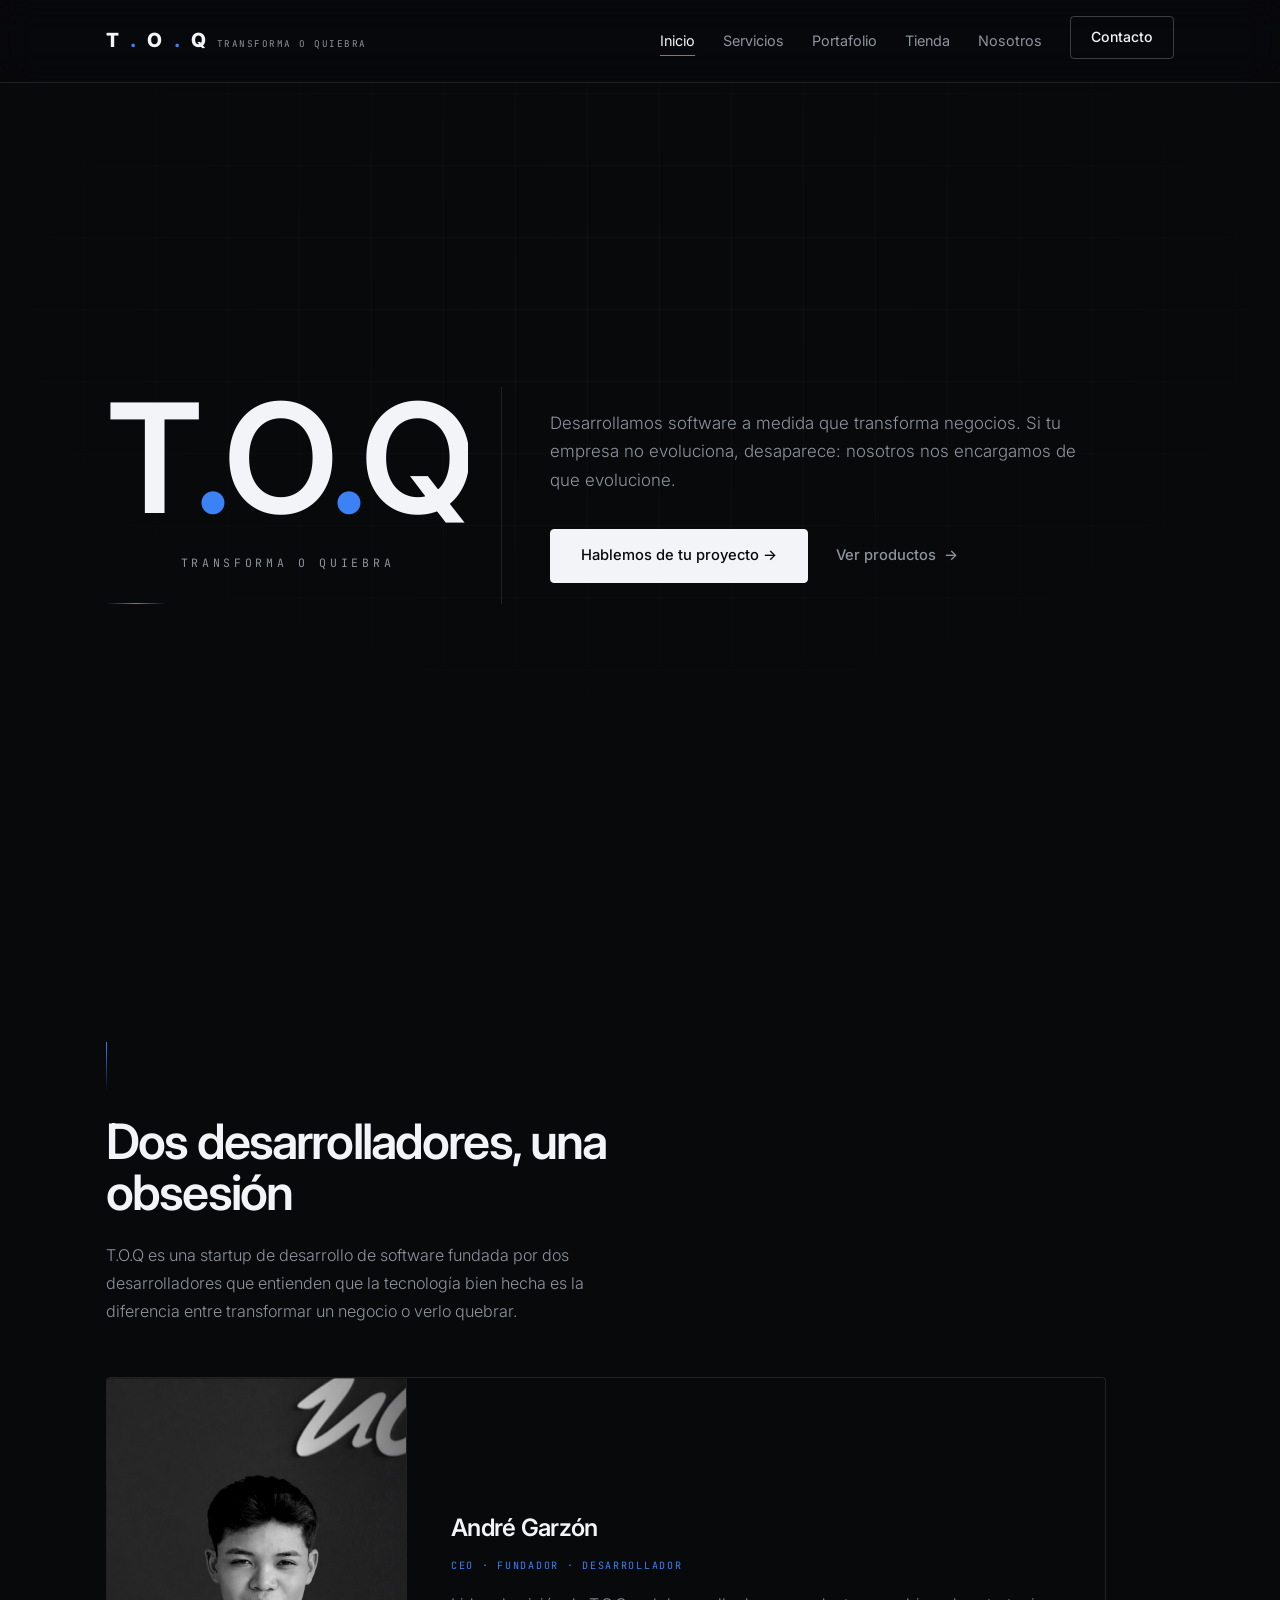
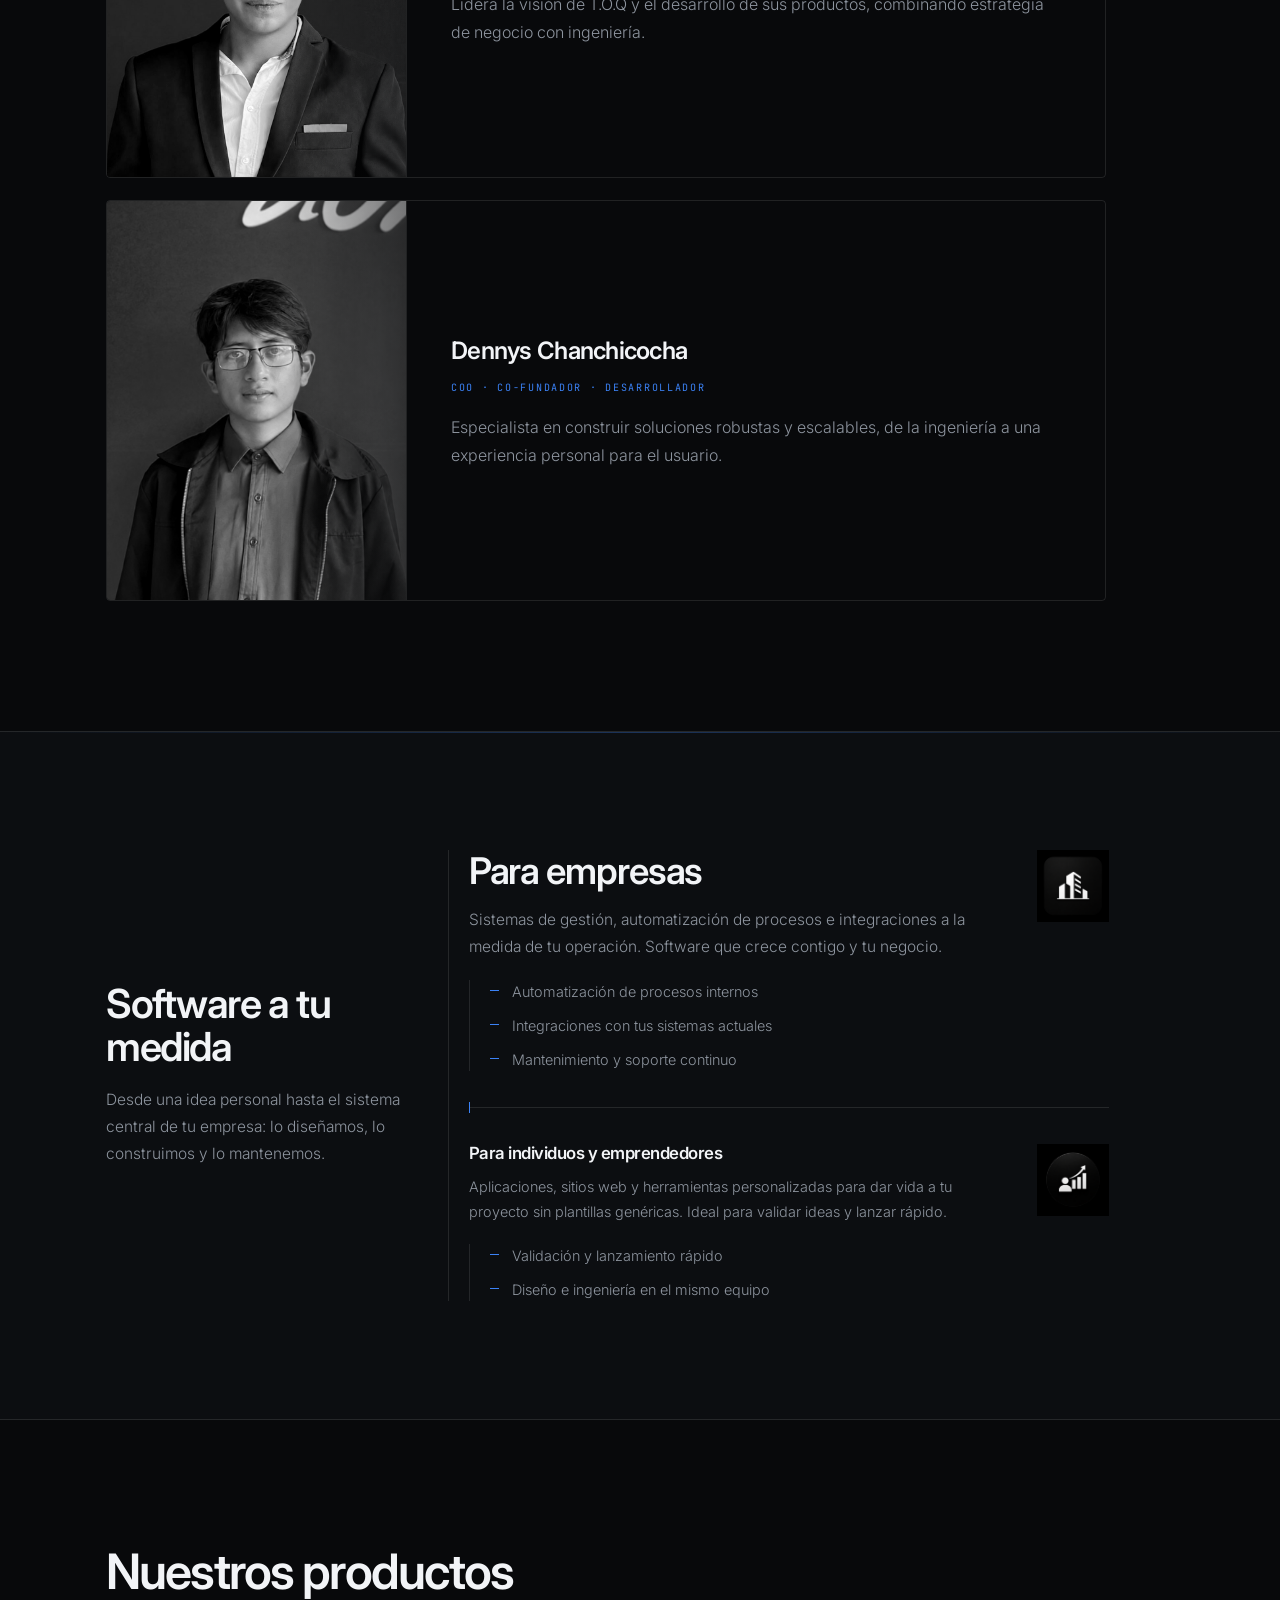
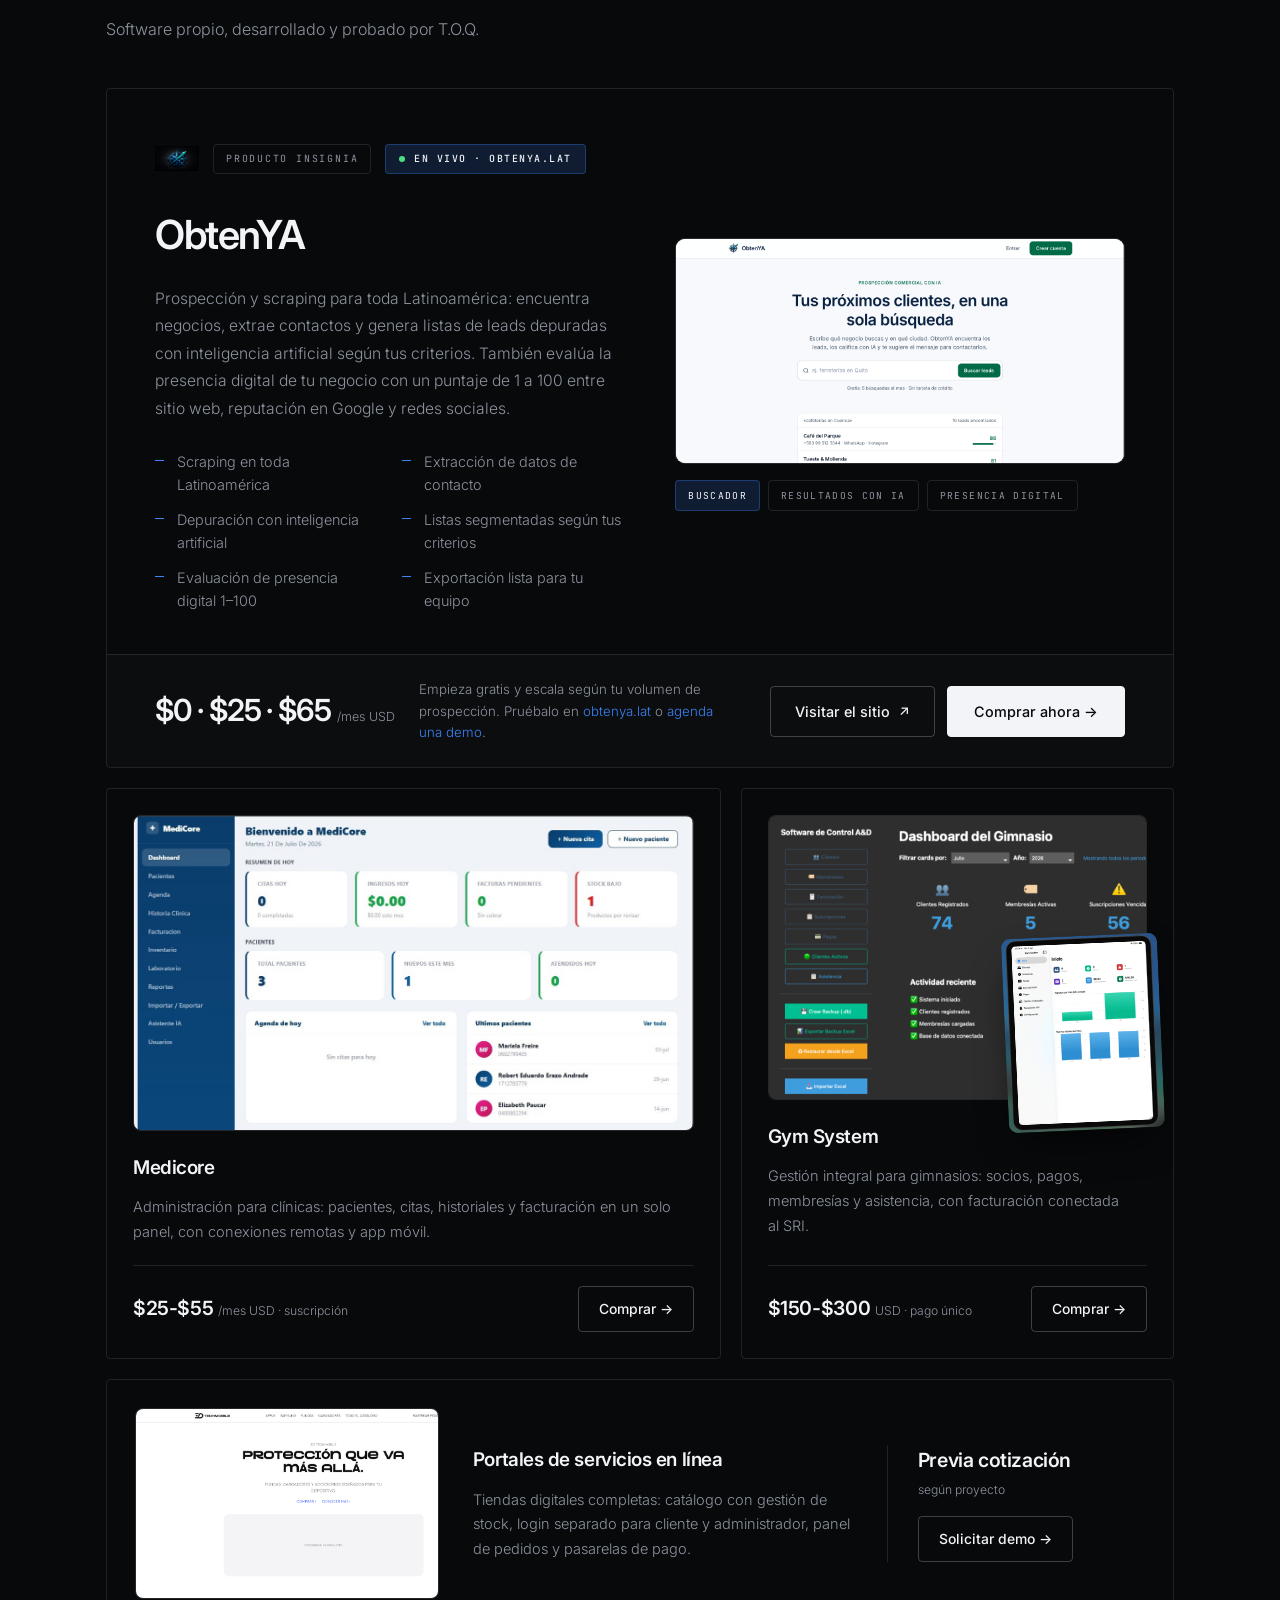
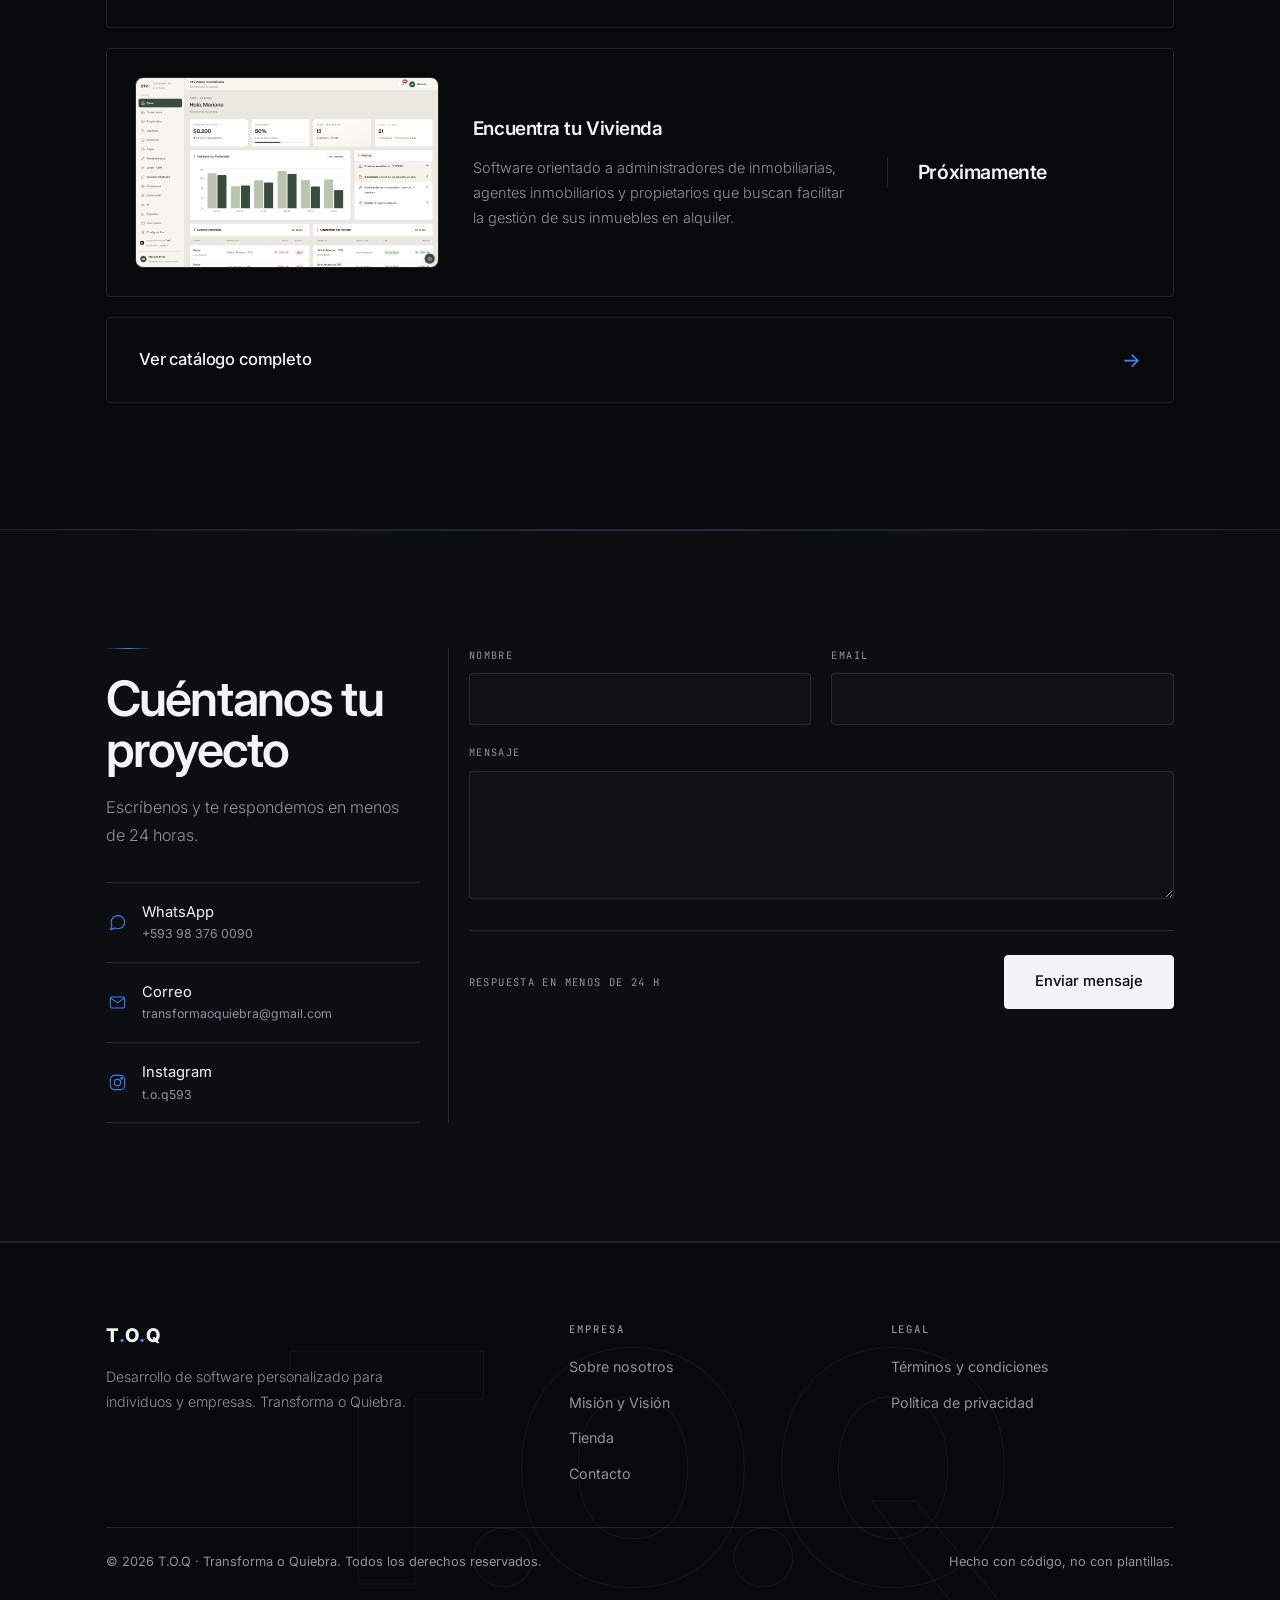
<file: index.html>
<!DOCTYPE html>
<html lang="es">
<head>
  <meta charset="UTF-8">
  <meta name="viewport" content="width=device-width, initial-scale=1">
  <title>T.O.Q — Transforma o Quiebra · Desarrollo de software a medida</title>
  <meta name="description" content="T.O.Q desarrolla software a medida para individuos y empresas: ObtenYA, Medicore, Gym System, Portales de servicios en línea y Encuentra tu Vivienda. Transforma o Quiebra.">
  <meta name="theme-color" content="#08090b">
  <link rel="preconnect" href="https://fonts.googleapis.com">
  <link rel="preconnect" href="https://fonts.gstatic.com" crossorigin>
  <link href="https://fonts.googleapis.com/css2?family=Inter:wght@300;400;500;600;700;800&family=JetBrains+Mono:wght@400;500&display=swap" rel="stylesheet">
  <link rel="stylesheet" href="css/styles.css">
</head>
<body>
<div data-root style="background:var(--bg);color:var(--text);font-family:var(--sans);position:relative;overflow-x:hidden">

  <div aria-hidden="true" style="position:fixed;top:0;left:0;right:0;height:2px;z-index:60;transform:scaleX(0);transform-origin:0 50%;background:linear-gradient(90deg,transparent,var(--accent));animation:toqProgress linear both;animation-timeline:scroll(root);pointer-events:none"></div>

  <header data-header style="position:sticky;top:0;z-index:50;backdrop-filter:blur(18px) saturate(150%);-webkit-backdrop-filter:blur(18px) saturate(150%);background:var(--header-bg);border-bottom:1px solid var(--border);transition:background 1.3s cubic-bezier(.4,0,.2,1),border-color 1.3s cubic-bezier(.4,0,.2,1)">
    <nav data-nav style="max-width:var(--maxw);margin:0 auto;padding:16px 26px;display:flex;align-items:center;justify-content:space-between;gap:18px;position:relative;transition:padding .35s var(--eo)">
      <a href="index.html" style="font-weight:800;font-size:1.22rem;letter-spacing:.06em;color:var(--text);display:flex;align-items:baseline;gap:10px">T<span style="color:var(--accent)">.</span>O<span style="color:var(--accent)">.</span>Q <small style="font-family:var(--mono);font-size:.58rem;font-weight:400;color:var(--muted);letter-spacing:.16em;text-transform:uppercase">Transforma o Quiebra</small></a>
      <button class="x1" data-burger type="button" aria-label="Abrir menú" style="display:none;align-items:center;justify-content:center;width:40px;height:36px;background:transparent;border:1px solid var(--border);border-radius:var(--r);color:var(--text);cursor:pointer;font-size:1rem;transition:border-color .2s ease">≡</button>
      <ul data-desknav style="display:flex;align-items:center;gap:28px">
        <li><a data-navlink data-on href="index.html" style="color:var(--text);font-size:.9rem">Inicio</a></li>
        <li><a class="x2" data-navlink href="#servicios" style="color:var(--muted);font-size:.9rem">Servicios</a></li>
        <li><a class="x2" data-navlink href="#portafolio" style="color:var(--muted);font-size:.9rem">Portafolio</a></li>
        <li><a class="x2" data-navlink href="tienda.html" style="color:var(--muted);font-size:.9rem">Tienda</a></li>
        <li><a class="x2" data-navlink href="sobre-nosotros.html" style="color:var(--muted);font-size:.9rem">Nosotros</a></li>
        <li><a class="x3" data-btn href="#contacto" style="color:var(--text);border:1px solid var(--border-strong);padding:9px 20px;border-radius:var(--r);font-weight:500;font-size:.88rem;display:inline-block;transition:background .2s var(--eo),border-color .2s var(--eo),transform .2s var(--eo)">Contacto</a></li>
      </ul>
      <ul data-mobilenav style="position:absolute;top:100%;left:0;right:0;display:flex;flex-direction:column;gap:0;background:rgba(8,9,11,.97);backdrop-filter:blur(18px);-webkit-backdrop-filter:blur(18px);border-bottom:1px solid var(--border);padding:8px 26px 22px;animation:toqRise .4s var(--eo) both">
          <li style="padding:11px 0;border-bottom:1px solid var(--border);animation:toqRise .45s var(--eo) .02s both"><a href="index.html" data-navclose style="color:var(--text);font-size:.98rem">Inicio</a></li>
          <li style="padding:11px 0;border-bottom:1px solid var(--border);animation:toqRise .45s var(--eo) .06s both"><a href="#servicios" data-navclose style="color:var(--text);font-size:.98rem">Servicios</a></li>
          <li style="padding:11px 0;border-bottom:1px solid var(--border);animation:toqRise .45s var(--eo) .1s both"><a href="#portafolio" data-navclose style="color:var(--text);font-size:.98rem">Portafolio</a></li>
          <li style="padding:11px 0;border-bottom:1px solid var(--border);animation:toqRise .45s var(--eo) .14s both"><a href="tienda.html" data-navclose style="color:var(--text);font-size:.98rem">Tienda</a></li>
          <li style="padding:11px 0;border-bottom:1px solid var(--border);animation:toqRise .45s var(--eo) .18s both"><a href="sobre-nosotros.html" data-navclose style="color:var(--text);font-size:.98rem">Nosotros</a></li>
          <li style="padding:16px 0 0;animation:toqRise .45s var(--eo) .22s both"><a data-btn href="#contacto" data-navclose style="display:block;text-align:center;color:var(--text);border:1px solid var(--border-strong);padding:12px 20px;border-radius:var(--r);font-weight:500">Contacto</a></li>
        </ul>
    </nav>
  </header>

  <main style="position:relative;z-index:1">

    <section data-hero style="position:relative;min-height:calc(100dvh - 63px);display:grid;place-items:center;padding:86px 0 98px;overflow:hidden;isolation:isolate">
      <div aria-hidden="true" style="position:absolute;inset:0;z-index:-1;pointer-events:none;overflow:hidden">
        <div style="position:absolute;inset:-16%;background-image:linear-gradient(rgba(255,255,255,.032) 1px,transparent 1px),linear-gradient(90deg,rgba(255,255,255,.032) 1px,transparent 1px);background-size:72px 72px;-webkit-mask-image:radial-gradient(ellipse 62% 58% at 50% 34%,#000 0%,rgba(0,0,0,.35) 55%,transparent 78%);mask-image:radial-gradient(ellipse 62% 58% at 50% 34%,#000 0%,rgba(0,0,0,.35) 55%,transparent 78%)"></div>
        <div style="position:absolute;inset:0;background:linear-gradient(180deg,transparent 62%,rgba(8,9,11,.78) 100%)"></div>
      </div>

      <div class="hero-grid" style="max-width:var(--maxw);margin:0 auto;padding:0 26px;position:relative;width:100%">
        <div class="hero-mark">
          <div class="hero-word-col">
            <div style="padding:0 .06em">
              <h1 class="hero-word" style="position:relative;overflow:hidden;font-size:clamp(4rem,13.5vw,9.5rem);font-weight:600;letter-spacing:-.045em;line-height:.94;display:flex">
                <span style="display:inline-block;color:var(--text);animation:toqFlip 1.15s var(--eo) .05s both">T</span><span style="display:inline-block;color:var(--accent);animation:toqFlip 1.15s var(--eo) .14s both">.</span><span style="display:inline-block;color:var(--text);animation:toqFlip 1.15s var(--eo) .23s both">O</span><span style="display:inline-block;color:var(--accent);animation:toqFlip 1.15s var(--eo) .32s both">.</span><span style="display:inline-block;color:var(--text);animation:toqFlip 1.15s var(--eo) .41s both">Q</span>
                <span aria-hidden="true" style="position:absolute;inset:0;pointer-events:none;background:linear-gradient(105deg,transparent 40%,rgba(255,255,255,.28) 50%,transparent 60%);animation:toqSheen 2.4s var(--eio) 1.2s 1 both"></span>
              </h1>
            </div>
            <p class="hero-tagline" style="font-family:var(--mono);font-size:.72rem;font-weight:400;color:var(--muted);letter-spacing:.32em;text-transform:uppercase;margin:24px 0 0;animation:toqTrack 1.5s var(--eo) .5s both">Transforma o Quiebra</p>
          </div>
          <div class="hero-line" style="width:60px;height:1px;background:linear-gradient(90deg,transparent,var(--accent),transparent);transform:scaleX(0);animation:toqGrow .9s var(--eo) .8s both"></div>
        </div>
        <div class="hero-brief">
          <p class="hero-desc" style="color:var(--muted);max-width:560px;margin:0 0 34px;font-size:1.06rem;font-weight:300;line-height:1.7;text-wrap:pretty;animation:toqRise 1s var(--eo) .72s both">Desarrollamos software a medida que transforma negocios. Si tu empresa no evoluciona, desaparece: nosotros nos encargamos de que evolucione.</p>
          <div class="hero-cta-row" data-cta-row style="display:flex;align-items:center;gap:28px;flex-wrap:wrap;animation:toqRise 1s var(--eo) .88s both">
            <a class="x4" data-btn data-shine data-inv href="#contacto" data-magnet style="display:inline-block;padding:14px 30px;border-radius:var(--r);font-weight:500;font-size:.92rem;background:var(--text);color:var(--bg);border:1px solid var(--text);transition:background .2s var(--eo),transform .35s var(--eo),box-shadow .35s var(--eo)">Hablemos de tu proyecto <span data-arrow>&#8594;</span></a>
            <a class="hero-cta-secondary" data-btn href="tienda.html" style="display:inline-flex;align-items:center;gap:8px;padding:10px 0;font-weight:500;font-size:.92rem">Ver productos <span data-arrow>&#8594;</span></a>
          </div>
        </div>
      </div>
    </section>


    <section id="quienes-somos" data-sec style="padding:122px 0 130px;position:relative">
      <div style="max-width:var(--maxw);margin:0 auto;padding:0 26px">
        <div style="max-width:640px;margin-bottom:52px">
          <div data-reveal style="width:1px;height:50px;background:linear-gradient(180deg,var(--accent),transparent);margin-bottom:24px;transform-origin:50% 0;opacity:0;transform:scaleY(0);transition:opacity .5s var(--eo),transform .85s var(--eo)"></div>
          <h2 data-reveal style="font-size:clamp(1.9rem,4.4vw,3.05rem);font-weight:600;letter-spacing:-.038em;line-height:1.05;margin-bottom:22px;opacity:0;transform:translateY(24px);transition:opacity .8s var(--eo),transform .8s var(--eo)">Dos desarrolladores, una obsesión</h2>
          <p data-reveal data-d="300" style="color:var(--muted);font-size:1.01rem;font-weight:300;line-height:1.75;max-width:52ch;text-wrap:pretty;opacity:0;transform:translateY(20px);transition:opacity .8s var(--eo),transform .8s var(--eo)">T.O.Q es una startup de desarrollo de software fundada por dos desarrolladores que entienden que la tecnología bien hecha es la diferencia entre transformar un negocio o verlo quebrar.</p>
        </div>
        <div style="display:grid;gap:22px;max-width:1000px">
          <article class="x6" data-card data-team data-reveal data-d="60" tabindex="0" style="position:relative;overflow:hidden;border:1px solid var(--border);border-radius:var(--r);background:transparent;opacity:0;transform:translateY(26px);transition:opacity .8s var(--eo),transform .8s var(--eo),border-color .3s var(--eo),background .3s var(--eo),box-shadow .45s var(--eo);cursor:pointer">            <div data-bentorow style="display:grid;grid-template-columns:300px 1fr;align-items:stretch">
            <div style="position:relative;overflow:hidden;border-right:1px solid var(--border)">
              <img data-photo src="assets/img/equipo/andre-garzon.png" alt="André Garzón" loading="lazy" style="width:100%;height:100%;min-height:330px;aspect-ratio:3 / 4;object-fit:cover;object-position:center 16%;filter:grayscale(100%) contrast(1.04);transition:filter .5s var(--eo),transform .6s var(--eo)">
              <div aria-hidden="true" style="position:absolute;inset:0;background:linear-gradient(90deg,transparent 55%,rgba(8,9,11,.5) 100%);pointer-events:none"></div>
            </div>
            <div style="padding:40px 44px;display:flex;flex-direction:column;justify-content:center">
              <h3 style="font-size:1.5rem;font-weight:600;letter-spacing:-.03em;margin-bottom:10px">André Garzón</h3>
              <span style="font-family:var(--mono);font-size:.63rem;color:var(--accent);text-transform:uppercase;letter-spacing:.17em;display:block;margin-bottom:16px">CEO · Fundador · Desarrollador</span>
              <p style="color:var(--muted);font-size:1rem;font-weight:300;line-height:1.75;text-wrap:pretty">Lidera la visión de T.O.Q y el desarrollo de sus productos, combinando estrategia de negocio con ingeniería.</p>
            </div>
            </div>
          </article>
          <article class="x6" data-card data-team data-reveal data-d="170" tabindex="0" style="position:relative;overflow:hidden;border:1px solid var(--border);border-radius:var(--r);background:transparent;opacity:0;transform:translateY(26px);transition:opacity .8s var(--eo),transform .8s var(--eo),border-color .3s var(--eo),background .3s var(--eo),box-shadow .45s var(--eo);cursor:pointer">            <div data-bentorow style="display:grid;grid-template-columns:300px 1fr;align-items:stretch">
            <div style="position:relative;overflow:hidden;border-right:1px solid var(--border)">
              <img data-photo src="assets/img/equipo/dennys-chanchicocha.png" alt="Dennys Chanchicocha" loading="lazy" style="width:100%;height:100%;min-height:330px;aspect-ratio:3 / 4;object-fit:cover;object-position:center 16%;filter:grayscale(100%) contrast(1.04);transition:filter .5s var(--eo),transform .6s var(--eo)">
              <div aria-hidden="true" style="position:absolute;inset:0;background:linear-gradient(90deg,transparent 55%,rgba(8,9,11,.5) 100%);pointer-events:none"></div>
            </div>
            <div style="padding:40px 44px;display:flex;flex-direction:column;justify-content:center">
              <h3 style="font-size:1.5rem;font-weight:600;letter-spacing:-.03em;margin-bottom:10px">Dennys Chanchicocha</h3>
              <span style="font-family:var(--mono);font-size:.63rem;color:var(--accent);text-transform:uppercase;letter-spacing:.17em;display:block;margin-bottom:16px">COO · Co-fundador · Desarrollador</span>
              <p style="color:var(--muted);font-size:1rem;font-weight:300;line-height:1.75;text-wrap:pretty">Especialista en construir soluciones robustas y escalables, de la ingeniería a una experiencia personal para el usuario.</p>
            </div>
            </div>
          </article>
        </div>
      </div>
    </section>

    <section id="servicios" data-sec style="padding:118px 0;background:var(--bg-soft);border-top:1px solid var(--border);border-bottom:1px solid var(--border);position:relative;overflow:hidden">
      <div aria-hidden="true" style="position:absolute;left:0;right:0;top:0;height:1px;background:linear-gradient(90deg,transparent,var(--accent-line) 50%,transparent)"></div>
      <div style="max-width:var(--maxw);margin:0 auto;padding:0 26px;position:relative">
        <div data-bento style="display:grid;grid-template-columns:repeat(12,1fr);gap:20px;align-items:stretch">

          <div class="svc-intro" style="grid-column:1 / span 4;display:flex;flex-direction:column;justify-content:center;padding:10px 28px 10px 0">
            <h2 data-reveal style="font-size:clamp(1.8rem,3.4vw,2.5rem);font-weight:600;letter-spacing:-.036em;line-height:1.06;margin-bottom:18px;opacity:0;transform:translateY(24px);transition:opacity .8s var(--eo),transform .8s var(--eo)">Software a tu medida</h2>
            <p data-reveal data-d="120" style="color:var(--muted);font-size:.97rem;font-weight:300;line-height:1.75;text-wrap:pretty;opacity:0;transform:translateY(20px);transition:opacity .8s var(--eo),transform .8s var(--eo)">Desde una idea personal hasta el sistema central de tu empresa: lo diseñamos, lo construimos y lo mantenemos.</p>
          </div>

          <div class="svc-panel" data-reveal data-d="80" style="grid-column:5 / span 8;opacity:0;transform:translateY(26px);transition:opacity .8s var(--eo),transform .8s var(--eo)">
            <div data-card>
              <h3 class="svc-heading svc-heading--lg">Para empresas</h3>
              <p style="color:var(--muted);font-size:.97rem;font-weight:300;line-height:1.75;text-wrap:pretty;max-width:60ch">Sistemas de gestión, automatización de procesos e integraciones a la medida de tu operación. Software que crece contigo y tu negocio.</p>
              <ul class="svc-list">
                <li data-tick style="position:relative;padding-left:22px;color:var(--muted);font-size:.9rem;font-weight:300">Automatización de procesos internos</li>
                <li data-tick style="position:relative;padding-left:22px;color:var(--muted);font-size:.9rem;font-weight:300">Integraciones con tus sistemas actuales</li>
                <li data-tick style="position:relative;padding-left:22px;color:var(--muted);font-size:.9rem;font-weight:300">Mantenimiento y soporte continuo</li>
              </ul>
            </div>
            <img class="svc-mark" src="assets/img/servicios/empresas.png" alt="" loading="lazy" width="72" height="72">

            <div class="svc-divider" aria-hidden="true"></div>

            <div data-card>
              <h3 class="svc-heading svc-heading--sm">Para individuos y emprendedores</h3>
              <p style="color:var(--muted);font-size:.9rem;font-weight:300;line-height:1.75;text-wrap:pretty">Aplicaciones, sitios web y herramientas personalizadas para dar vida a tu proyecto sin plantillas genéricas. Ideal para validar ideas y lanzar rápido.</p>
              <ul class="svc-list">
                <li data-tick style="position:relative;padding-left:22px;color:var(--muted);font-size:.9rem;font-weight:300">Validación y lanzamiento rápido</li>
                <li data-tick style="position:relative;padding-left:22px;color:var(--muted);font-size:.9rem;font-weight:300">Diseño e ingeniería en el mismo equipo</li>
              </ul>
            </div>
            <img class="svc-mark" src="assets/img/servicios/individuos.png" alt="" loading="lazy" width="72" height="72">
          </div>

        </div>
      </div>
    </section>

    <section id="portafolio" data-sec style="padding:126px 0">
      <div style="max-width:var(--maxw);margin:0 auto;padding:0 26px">
        <div style="max-width:640px;margin-bottom:44px">
          <h2 data-reveal style="font-size:clamp(1.9rem,4.4vw,3.05rem);font-weight:600;letter-spacing:-.038em;line-height:1.05;margin-bottom:18px;opacity:0;transform:translateY(24px);transition:opacity .8s var(--eo),transform .8s var(--eo)">Nuestros productos</h2>
          <p data-reveal data-d="100" style="color:var(--muted);font-size:1.01rem;font-weight:300;line-height:1.75;text-wrap:pretty;opacity:0;transform:translateY(20px);transition:opacity .8s var(--eo),transform .8s var(--eo)">Software propio, desarrollado y probado por T.O.Q.</p>
        </div>

        <div data-feature data-reveal data-d="40" style="border:1px solid var(--border);border-radius:var(--r);position:relative;overflow:hidden;background:transparent;opacity:0;transform:translateY(26px);transition:opacity .8s var(--eo),transform .8s var(--eo)">
          <div data-bentorow data-featpad style="display:grid;grid-template-columns:1.02fr .98fr;gap:52px;align-items:center;padding:48px 48px 42px">
            <div>
              <div style="display:flex;align-items:center;gap:14px;margin-bottom:22px;flex-wrap:wrap">
                <img src="assets/img/productos/obtenya/obtenya-logo.png" alt="" loading="lazy" width="44" height="44" style="width:44px;height:44px;object-fit:contain;border-radius:var(--r)">
                <span style="font-family:var(--mono);font-size:.62rem;font-weight:400;letter-spacing:.18em;text-transform:uppercase;color:var(--muted);border:1px solid var(--border);border-radius:var(--r);padding:6px 12px">Producto insignia</span>
                <a class="x8" data-btn data-live href="http://www.obtenya.lat/" target="_blank" rel="noopener" style="display:inline-flex;align-items:center;gap:9px;font-family:var(--mono);font-size:.62rem;font-weight:500;letter-spacing:.15em;text-transform:uppercase;color:var(--text);border:1px solid var(--accent-line);border-radius:var(--r);padding:6px 13px;background:var(--accent-soft);transition:border-color .25s var(--eo),background .25s var(--eo),transform .25s var(--eo)">
                  <span aria-hidden="true" data-pulse style="position:relative;width:6px;height:6px;border-radius:50%;background:var(--ok);flex:0 0 auto"></span>
                  En vivo · obtenya.lat
                </a>
              </div>
              <h3 style="font-size:clamp(1.8rem,3.4vw,2.5rem);font-weight:600;letter-spacing:-.035em;margin-bottom:18px">ObtenYA</h3>
              <p style="color:var(--muted);font-weight:300;line-height:1.75;margin-bottom:28px;font-size:.98rem;text-wrap:pretty">Prospección y scraping para toda Latinoamérica: encuentra negocios, extrae contactos y genera listas de leads depuradas con inteligencia artificial según tus criterios. También evalúa la presencia digital de tu negocio con un puntaje de 1 a 100 entre sitio web, reputación en Google y redes sociales.</p>
              <ul style="display:grid;grid-template-columns:1fr 1fr;gap:12px 26px">
                <li data-tick style="position:relative;padding-left:22px;color:var(--muted);font-size:.9rem;font-weight:300">Scraping en toda Latinoamérica</li>
                <li data-tick style="position:relative;padding-left:22px;color:var(--muted);font-size:.9rem;font-weight:300">Extracción de datos de contacto</li>
                <li data-tick style="position:relative;padding-left:22px;color:var(--muted);font-size:.9rem;font-weight:300">Depuración con inteligencia artificial</li>
                <li data-tick style="position:relative;padding-left:22px;color:var(--muted);font-size:.9rem;font-weight:300">Listas segmentadas según tus criterios</li>
                <li data-tick style="position:relative;padding-left:22px;color:var(--muted);font-size:.9rem;font-weight:300">Evaluación de presencia digital 1–100</li>
                <li data-tick style="position:relative;padding-left:22px;color:var(--muted);font-size:.9rem;font-weight:300">Exportación lista para tu equipo</li>
              </ul>
            </div>
            <div>
              <div style="position:relative;border-radius:10px;overflow:hidden;border:1px solid rgba(255,255,255,.12);background:var(--bg-soft)">
                <div style="position:relative;width:100%;aspect-ratio:2 / 1;overflow:hidden;background:#f6f7f9">
                  <img data-slide data-on src="assets/img/productos/obtenya/obtenya-landing.png" alt="ObtenYA — buscador de leads" loading="lazy" style="position:absolute;inset:0;width:100%;height:100%;object-fit:cover;object-position:top center">
                  <img data-slide src="assets/img/productos/obtenya/obtenya-buscador.png" alt="ObtenYA — resultados con puntaje IA" loading="lazy" style="position:absolute;inset:0;width:100%;height:100%;object-fit:cover;object-position:top center">
                  <img data-slide src="assets/img/productos/obtenya/obtenya-presencia.png" alt="ObtenYA — evaluación de presencia digital" loading="lazy" style="position:absolute;inset:0;width:100%;height:100%;object-fit:cover;object-position:top center">
                </div>
              </div>
              <div style="display:flex;gap:8px;margin-top:16px;flex-wrap:wrap">
                <button data-tab data-on type="button" data-i="0">Buscador</button>
                <button data-tab type="button" data-i="1">Resultados con IA</button>
                <button data-tab type="button" data-i="2">Presencia digital</button>
              </div>
            </div>
          </div>
          <div data-bentorow data-featpad style="border-top:1px solid var(--border);background:rgba(255,255,255,.014);padding:24px 48px;display:grid;grid-template-columns:auto 1fr auto;gap:24px;align-items:center" data-pricebar>
            <div style="font-size:1.9rem;font-weight:600;letter-spacing:-.035em;line-height:1.1;white-space:nowrap">$0 · $25 · $65 <span style="font-size:.78rem;color:var(--muted);font-weight:300;letter-spacing:0">/mes USD</span></div>
            <p style="font-size:.83rem;color:var(--muted);font-weight:300;line-height:1.6;text-wrap:pretty;margin:0;min-width:24ch">Empieza gratis y escala según tu volumen de prospección. Pruébalo en <a href="http://www.obtenya.lat/" target="_blank" rel="noopener">obtenya.lat</a> o <a href="#contacto">agenda una demo</a>.</p>
            <div style="display:flex;gap:12px;flex-wrap:wrap;justify-content:flex-end">
            <a class="x9" data-btn href="http://www.obtenya.lat/" target="_blank" rel="noopener" style="display:inline-flex;align-items:center;gap:9px;padding:13px 24px;border-radius:var(--r);font-weight:500;font-size:.9rem;color:var(--text);border:1px solid var(--border-strong);white-space:nowrap;transition:background .2s var(--eo),border-color .2s var(--eo),transform .2s var(--eo)">Visitar el sitio <span data-out aria-hidden="true" style="display:inline-block;font-size:.95em">&#8599;</span></a>
            <a class="x10" data-btn data-inv href="checkout.html?producto=obtenya" style="padding:13px 26px;border-radius:var(--r);font-weight:500;font-size:.9rem;background:var(--text);color:var(--bg);border:1px solid var(--text);white-space:nowrap;transition:background .2s var(--eo),transform .2s var(--eo),box-shadow .35s var(--eo)">Comprar ahora <span data-arrow>&#8594;</span></a>
            </div>
          </div>
        </div>

        <div data-bento style="display:grid;grid-template-columns:repeat(12,1fr);gap:20px;margin-top:20px">
          <article class="x6" data-card data-reveal data-d="60" style="grid-column:1 / span 7;position:relative;overflow:hidden;border:1px solid var(--border);border-radius:var(--r);background:transparent;opacity:0;transform:translateY(26px);transition:opacity .8s var(--eo),transform .8s var(--eo),border-color .3s var(--eo),background .3s var(--eo),box-shadow .45s var(--eo);display:flex;flex-direction:column;padding:26px">            <div style="position:relative;margin-bottom:22px">
              <div style="position:relative;border-radius:8px;overflow:hidden;border:1px solid rgba(255,255,255,.10);background:var(--bg-soft)">
                <img data-zoom src="assets/img/productos/medicore/medicore-preview.jpeg" alt="Medicore vista previa" loading="lazy" style="width:100%;aspect-ratio:16 / 9;object-fit:cover;object-position:top left">
              </div>
            </div>
            <h3 style="font-size:1.18rem;font-weight:600;letter-spacing:-.024em;margin-bottom:12px">Medicore</h3>
            <p style="color:var(--muted);font-size:.91rem;font-weight:300;line-height:1.7;text-wrap:pretty;margin-bottom:20px">Administración para clínicas: pacientes, citas, historiales y facturación en un solo panel, con conexiones remotas y app móvil.</p>
            <div style="margin-top:auto;padding-top:20px;border-top:1px solid var(--border);display:flex;align-items:center;justify-content:space-between;gap:14px;flex-wrap:wrap">
              <div style="font-size:1.22rem;font-weight:600;letter-spacing:-.02em">$25-$55 <span style="font-size:.76rem;color:var(--muted);font-weight:300;letter-spacing:0">/mes USD · suscripción</span></div>
              <a class="x11" data-btn href="checkout.html?producto=medicore-clinicas" style="padding:11px 20px;border-radius:var(--r);font-weight:500;font-size:.87rem;color:var(--text);border:1px solid var(--border-strong);transition:background .2s var(--eo),border-color .2s var(--eo),transform .2s var(--eo)">Comprar <span data-arrow>&#8594;</span></a>
            </div>
          </article>
          <article class="x6" data-card data-reveal data-d="150" style="grid-column:8 / span 5;position:relative;overflow:hidden;border:1px solid var(--border);border-radius:var(--r);background:transparent;opacity:0;transform:translateY(26px);transition:opacity .8s var(--eo),transform .8s var(--eo),border-color .3s var(--eo),background .3s var(--eo),box-shadow .45s var(--eo);display:flex;flex-direction:column;padding:26px">            <div style="position:relative;margin-bottom:22px">
              <div style="position:relative;border-radius:8px;overflow:hidden;border:1px solid rgba(255,255,255,.10);background:var(--bg-soft)">
                <img data-zoom src="assets/img/productos/gym/gym-system-preview.png" alt="Gym System vista previa" loading="lazy" style="width:100%;aspect-ratio:4 / 3;object-fit:cover;object-position:top left">
              </div>
              <img data-tablet src="assets/img/productos/gym/gym-system-tablet.png" alt="Gym System en tablet" loading="lazy" style="position:absolute;right:-14px;bottom:-30px;width:41%;aspect-ratio:526 / 656;object-fit:contain;border-radius:9px;box-shadow:0 18px 40px -14px rgba(0,0,0,.75);transform:rotate(-2.5deg)">
            </div>
            <h3 style="font-size:1.18rem;font-weight:600;letter-spacing:-.024em;margin-bottom:12px">Gym System</h3>
            <p style="color:var(--muted);font-size:.91rem;font-weight:300;line-height:1.7;text-wrap:pretty;margin-bottom:20px">Gestión integral para gimnasios: socios, pagos, membresías y asistencia, con facturación conectada al SRI.</p>
            <div style="margin-top:auto;padding-top:20px;border-top:1px solid var(--border);display:flex;align-items:center;justify-content:space-between;gap:14px;flex-wrap:wrap">
              <div style="font-size:1.22rem;font-weight:600;letter-spacing:-.02em">$150-$300 <span style="font-size:.76rem;color:var(--muted);font-weight:300;letter-spacing:0">USD · pago único</span></div>
              <a class="x11" data-btn href="checkout.html?producto=gym-system" style="padding:11px 20px;border-radius:var(--r);font-weight:500;font-size:.87rem;color:var(--text);border:1px solid var(--border-strong);transition:background .2s var(--eo),border-color .2s var(--eo),transform .2s var(--eo)">Comprar <span data-arrow>&#8594;</span></a>
            </div>
          </article>
          <article class="x6" data-card data-reveal data-d="230" data-featpad style="grid-column:1 / span 12;position:relative;overflow:hidden;border:1px solid var(--border);border-radius:var(--r);background:transparent;opacity:0;transform:translateY(26px);transition:opacity .8s var(--eo),transform .8s var(--eo),border-color .3s var(--eo),background .3s var(--eo),box-shadow .45s var(--eo);padding:28px">            <div data-bentorow style="display:grid;grid-template-columns:minmax(220px,4fr) 5fr 3.4fr;gap:34px;align-items:center">
              <div style="position:relative">
                <div style="position:relative;border-radius:8px;overflow:hidden;border:1px solid rgba(255,255,255,.10);background:var(--bg-soft)">
                  <img data-zoom src="assets/img/productos/portales-web/portales-web-preview.png" alt="Portales de servicios en línea vista previa" loading="lazy" style="width:100%;aspect-ratio:16 / 10;object-fit:cover;object-position:top left">
                </div>
              </div>
              <div>
                <h3 style="font-size:1.18rem;font-weight:600;letter-spacing:-.024em;margin-bottom:12px">Portales de servicios en línea</h3>
                <p style="color:var(--muted);font-size:.91rem;font-weight:300;line-height:1.7;text-wrap:pretty">Tiendas digitales completas: catálogo con gestión de stock, login separado para cliente y administrador, panel de pedidos y pasarelas de pago.</p>
              </div>
              <div style="display:flex;flex-direction:column;gap:16px;align-items:flex-start;border-left:1px solid var(--border);padding-left:30px">
                <div style="font-size:1.22rem;font-weight:600;letter-spacing:-.02em">Previa cotización <span style="display:block;font-size:.76rem;color:var(--muted);font-weight:300;letter-spacing:0;margin-top:4px">según proyecto</span></div>
                <a class="x11" data-btn href="checkout.html?producto=portales-web" style="padding:11px 20px;border-radius:var(--r);font-weight:500;font-size:.87rem;color:var(--text);border:1px solid var(--border-strong);transition:background .2s var(--eo),border-color .2s var(--eo),transform .2s var(--eo)">Solicitar demo <span data-arrow>&#8594;</span></a>
              </div>
            </div>
          </article>
          <article class="x6" data-card data-reveal data-d="300" data-featpad style="grid-column:1 / span 12;position:relative;overflow:hidden;border:1px solid var(--border);border-radius:var(--r);background:transparent;opacity:0;transform:translateY(26px);transition:opacity .8s var(--eo),transform .8s var(--eo),border-color .3s var(--eo),background .3s var(--eo),box-shadow .45s var(--eo);padding:28px">
            <div data-bentorow style="display:grid;grid-template-columns:minmax(220px,4fr) 5fr 3.4fr;gap:34px;align-items:center">
              <div style="position:relative">
                <div style="position:relative;border-radius:8px;overflow:hidden;border:1px solid rgba(255,255,255,.10);background:var(--bg-soft)">
                  <img data-zoom src="assets/img/productos/encuentra-tu-vivienda/encuentra-tu-vivienda-preview.png" alt="Encuentra tu Vivienda vista previa" loading="lazy" style="width:100%;aspect-ratio:16 / 10;object-fit:cover;object-position:top left">
                </div>
              </div>
              <div>
                <h3 style="font-size:1.18rem;font-weight:600;letter-spacing:-.024em;margin-bottom:12px">Encuentra tu Vivienda</h3>
                <p style="color:var(--muted);font-size:.91rem;font-weight:300;line-height:1.7;text-wrap:pretty">Software orientado a administradores de inmobiliarias, agentes inmobiliarios y propietarios que buscan facilitar la gestión de sus inmuebles en alquiler.</p>
              </div>
              <div style="display:flex;flex-direction:column;gap:16px;align-items:flex-start;border-left:1px solid var(--border);padding-left:30px">
                <div style="font-size:1.22rem;font-weight:600;letter-spacing:-.02em">Próximamente</div>
              </div>
            </div>
          </article>
        </div>

        <a class="x12" data-btn data-reveal data-d="60" href="tienda.html" style="margin-top:20px;display:flex;align-items:center;justify-content:space-between;gap:20px;border:1px solid var(--border);border-radius:var(--r);padding:26px 32px;color:var(--text);font-weight:500;font-size:1.04rem;letter-spacing:-.01em;opacity:0;transform:translateY(20px);transition:opacity .8s var(--eo),transform .8s var(--eo),background .25s var(--eo),border-color .25s var(--eo)">
          <span>Ver catálogo completo</span>
          <span data-arrow style="font-size:1.25rem;color:var(--accent)">&#8594;</span>
        </a>
      </div>
    </section>

    <section id="contacto" data-sec style="padding:118px 0;background:var(--bg-soft);border-top:1px solid var(--border);border-bottom:1px solid var(--border);position:relative;overflow:hidden">
      <div aria-hidden="true" style="position:absolute;left:0;right:0;top:0;height:1px;background:linear-gradient(90deg,transparent,var(--accent-line) 50%,transparent)"></div>
      <div style="max-width:var(--maxw);margin:0 auto;padding:0 26px;position:relative">
        <div data-bento style="display:grid;grid-template-columns:repeat(12,1fr);gap:20px">

          <div class="contact-intro" style="grid-column:1 / span 4">
            <div data-reveal style="width:44px;height:1px;background:linear-gradient(90deg,transparent,var(--accent),transparent);margin:0 0 24px;opacity:0;transform:scaleX(0);transition:opacity .5s var(--eo),transform .85s var(--eo)"></div>
            <h2 data-reveal style="font-size:clamp(1.9rem,4.4vw,3.05rem);font-weight:600;letter-spacing:-.038em;line-height:1.05;margin-bottom:18px;opacity:0;transform:translateY(24px);transition:opacity .8s var(--eo),transform .8s var(--eo)">Cuéntanos tu proyecto</h2>
            <p data-reveal data-d="100" style="color:var(--muted);font-size:1.01rem;font-weight:300;line-height:1.75;opacity:0;transform:translateY(20px);transition:opacity .8s var(--eo),transform .8s var(--eo)">Escríbenos y te respondemos en menos de 24 horas.</p>

            <div class="contact-channels" data-reveal data-d="160" style="opacity:0;transform:translateY(20px);transition:opacity .8s var(--eo),transform .8s var(--eo)">
              <a class="contact-channel" href="https://wa.me/593983760090" target="_blank" rel="noopener">
                <svg data-lift width="19" height="19" viewBox="0 0 24 24" fill="none" stroke="currentColor" stroke-width="1.4" stroke-linecap="round" stroke-linejoin="round" style="color:var(--accent);flex:0 0 auto"><path d="M21 11.5a8.4 8.4 0 0 1-8.5 8.4 8.6 8.6 0 0 1-3.9-.9L3 21l1.9-5.4a8.4 8.4 0 0 1-.9-3.9 8.4 8.4 0 0 1 8.5-8.4 8.4 8.4 0 0 1 8.5 8.2z"></path></svg>
                <span>WhatsApp<small style="display:block;color:var(--muted);font-size:.77rem">+593 98 376 0090</small></span>
              </a>
              <a class="contact-channel" href="mailto:transformaoquiebra@gmail.com">
                <svg data-lift width="19" height="19" viewBox="0 0 24 24" fill="none" stroke="currentColor" stroke-width="1.4" stroke-linecap="round" stroke-linejoin="round" style="color:var(--accent);flex:0 0 auto"><rect x="3" y="5" width="18" height="14" rx="2"></rect><path d="m3.5 6.5 8.5 6 8.5-6"></path></svg>
                <span>Correo<small style="display:block;color:var(--muted);font-size:.77rem">transformaoquiebra@gmail.com</small></span>
              </a>
              <a class="contact-channel" href="https://www.instagram.com/t.o.q593/" target="_blank" rel="noopener">
                <svg data-lift width="19" height="19" viewBox="0 0 24 24" fill="none" stroke="currentColor" stroke-width="1.4" stroke-linecap="round" stroke-linejoin="round" style="color:var(--accent);flex:0 0 auto"><rect x="3" y="3" width="18" height="18" rx="5"></rect><circle cx="12" cy="12" r="4"></circle><circle cx="17.2" cy="6.8" r="1"></circle></svg>
                <span>Instagram<small style="display:block;color:var(--muted);font-size:.77rem">t.o.q593</small></span>
              </a>
            </div>
          </div>

          <div class="contact-form-col" data-reveal data-d="60" style="grid-column:5 / span 8;opacity:0;transform:translateY(26px);transition:opacity .8s var(--eo),transform .8s var(--eo)">
            <form data-form novalidate>
              <div data-bentorow style="display:grid;grid-template-columns:1fr 1fr;gap:20px;margin-bottom:20px">
                <div>
                  <label for="c-name" style="display:block;font-family:var(--mono);font-size:.64rem;color:var(--muted);margin-bottom:9px;letter-spacing:.14em;text-transform:uppercase">Nombre</label>
                  <input class="x14" id="c-name" name="nombre" type="text" required style="width:100%;background:rgba(255,255,255,.015);border:1px solid var(--border);border-radius:var(--r);color:var(--text);padding:13px 16px;font-size:.95rem;font-weight:300;transition:border-color .25s var(--eo),background .25s var(--eo),box-shadow .25s var(--eo)">
                  <span data-err="nombre" style="color:#f87171;font-size:.78rem;margin-top:6px;display:block;animation:toqFade .25s ease both">Ingresa tu nombre.</span>
                </div>
                <div>
                  <label for="c-email" style="display:block;font-family:var(--mono);font-size:.64rem;color:var(--muted);margin-bottom:9px;letter-spacing:.14em;text-transform:uppercase">Email</label>
                  <input class="x14" id="c-email" name="email" type="email" required style="width:100%;background:rgba(255,255,255,.015);border:1px solid var(--border);border-radius:var(--r);color:var(--text);padding:13px 16px;font-size:.95rem;font-weight:300;transition:border-color .25s var(--eo),background .25s var(--eo),box-shadow .25s var(--eo)">
                  <span data-err="email" style="color:#f87171;font-size:.78rem;margin-top:6px;display:block;animation:toqFade .25s ease both">Ingresa un email válido.</span>
                </div>
              </div>
              <div style="margin-bottom:24px">
                <label for="c-message" style="display:block;font-family:var(--mono);font-size:.64rem;color:var(--muted);margin-bottom:9px;letter-spacing:.14em;text-transform:uppercase">Mensaje</label>
                <textarea id="c-message" name="mensaje" required style="width:100%;background:rgba(255,255,255,.015);border:1px solid var(--border);border-radius:var(--r);color:var(--text);padding:13px 16px;font-size:.95rem;font-weight:300;transition:border-color .25s var(--eo),background .25s var(--eo),box-shadow .25s var(--eo);min-height:128px;resize:vertical"></textarea>
                <span data-err="mensaje" style="color:#f87171;font-size:.78rem;margin-top:6px;display:block;animation:toqFade .25s ease both">Cuéntanos brevemente qué necesitas.</span>
              </div>
              <div style="display:flex;align-items:center;justify-content:space-between;gap:20px;flex-wrap:wrap;border-top:1px solid var(--border);padding-top:24px">
                <span style="font-family:var(--mono);font-size:.66rem;color:var(--muted);letter-spacing:.13em;text-transform:uppercase">Respuesta en menos de 24 h</span>
                <button class="x15" data-btn data-inv type="submit" style="display:inline-flex;align-items:center;gap:10px;padding:14px 30px;border-radius:var(--r);font-weight:500;font-size:.92rem;background:var(--text);color:var(--bg);border:1px solid var(--text);cursor:pointer;transition:background .2s var(--eo),transform .2s var(--eo),box-shadow .35s var(--eo)">
                  <span data-spinner style="width:13px;height:13px;border:1.5px solid rgba(8,9,11,.25);border-top-color:#08090b;border-radius:50%;display:inline-block;animation:toqSpin .7s linear infinite"></span>
                  <span>Enviar mensaje</span>
                </button>
              </div>
              <div data-sent style="background:rgba(74,222,128,.08);border:1px solid rgba(74,222,128,.35);color:var(--ok);border-radius:var(--r);padding:14px 18px;margin-top:18px;font-size:.9rem;animation:toqRise .5s var(--eo) both">✓ Abriendo WhatsApp… pulsa enviar para completar tu mensaje.</div>
            </form>
          </div>

        </div>
      </div>
    </section>

  </main>

  <footer style="border-top:1px solid var(--border);background:var(--bg);padding:78px 0 34px;position:relative;overflow:hidden">
    <div aria-hidden="true" style="position:absolute;left:50%;bottom:-6%;transform:translateX(-50%);font-size:clamp(7rem,26vw,20rem);font-weight:800;letter-spacing:-.05em;line-height:1;color:transparent;-webkit-text-stroke:1px rgba(255,255,255,.05);pointer-events:none;user-select:none;white-space:nowrap">T.O.Q</div>
    <div style="max-width:var(--maxw);margin:0 auto;padding:0 26px;position:relative">
      <div data-split style="display:grid;grid-template-columns:1.5fr 1fr 1fr;gap:38px;margin-bottom:40px">
        <div data-reveal style="opacity:0;transform:translateY(20px);transition:opacity .7s var(--eo),transform .7s var(--eo)">
          <a href="index.html" style="font-weight:800;font-size:1.18rem;letter-spacing:.06em;color:var(--text)">T<span style="color:var(--accent)">.</span>O<span style="color:var(--accent)">.</span>Q</a>
          <p style="margin-top:14px;color:var(--muted);font-size:.89rem;max-width:300px;font-weight:300;line-height:1.7">Desarrollo de software personalizado para individuos y empresas. Transforma o Quiebra.</p>
        </div>
        <div data-reveal data-d="90" style="opacity:0;transform:translateY(20px);transition:opacity .7s var(--eo),transform .7s var(--eo)">
          <h4 style="font-family:var(--mono);font-size:.66rem;text-transform:uppercase;letter-spacing:.18em;color:var(--muted);margin-bottom:16px;font-weight:500">Empresa</h4>
          <ul style="display:grid;gap:10px">
            <li><a data-flink href="sobre-nosotros.html" style="color:var(--muted);font-size:.89rem">Sobre nosotros</a></li>
            <li><a data-flink href="mision-vision.html" style="color:var(--muted);font-size:.89rem">Misión y Visión</a></li>
            <li><a data-flink href="tienda.html" style="color:var(--muted);font-size:.89rem">Tienda</a></li>
            <li><a data-flink href="#contacto" style="color:var(--muted);font-size:.89rem">Contacto</a></li>
          </ul>
        </div>
        <div data-reveal data-d="170" style="opacity:0;transform:translateY(20px);transition:opacity .7s var(--eo),transform .7s var(--eo)">
          <h4 style="font-family:var(--mono);font-size:.66rem;text-transform:uppercase;letter-spacing:.18em;color:var(--muted);margin-bottom:16px;font-weight:500">Legal</h4>
          <ul style="display:grid;gap:10px">
            <li><a data-flink href="terminos-condiciones.html" style="color:var(--muted);font-size:.89rem">Términos y condiciones</a></li>
            <li><a data-flink href="politica-privacidad.html" style="color:var(--muted);font-size:.89rem">Política de privacidad</a></li>
          </ul>
        </div>
      </div>
      <div style="border-top:1px solid var(--border);padding-top:24px;display:flex;justify-content:space-between;flex-wrap:wrap;gap:10px;color:var(--muted);font-size:.8rem">
        <span>© <span data-year>2026</span> T.O.Q · Transforma o Quiebra. Todos los derechos reservados.</span>
        <span>Hecho con código, no con plantillas.</span>
      </div>
    </div>
  </footer>

</div>
<script src="js/main.js" defer></script>
</body>
</html>
</file>
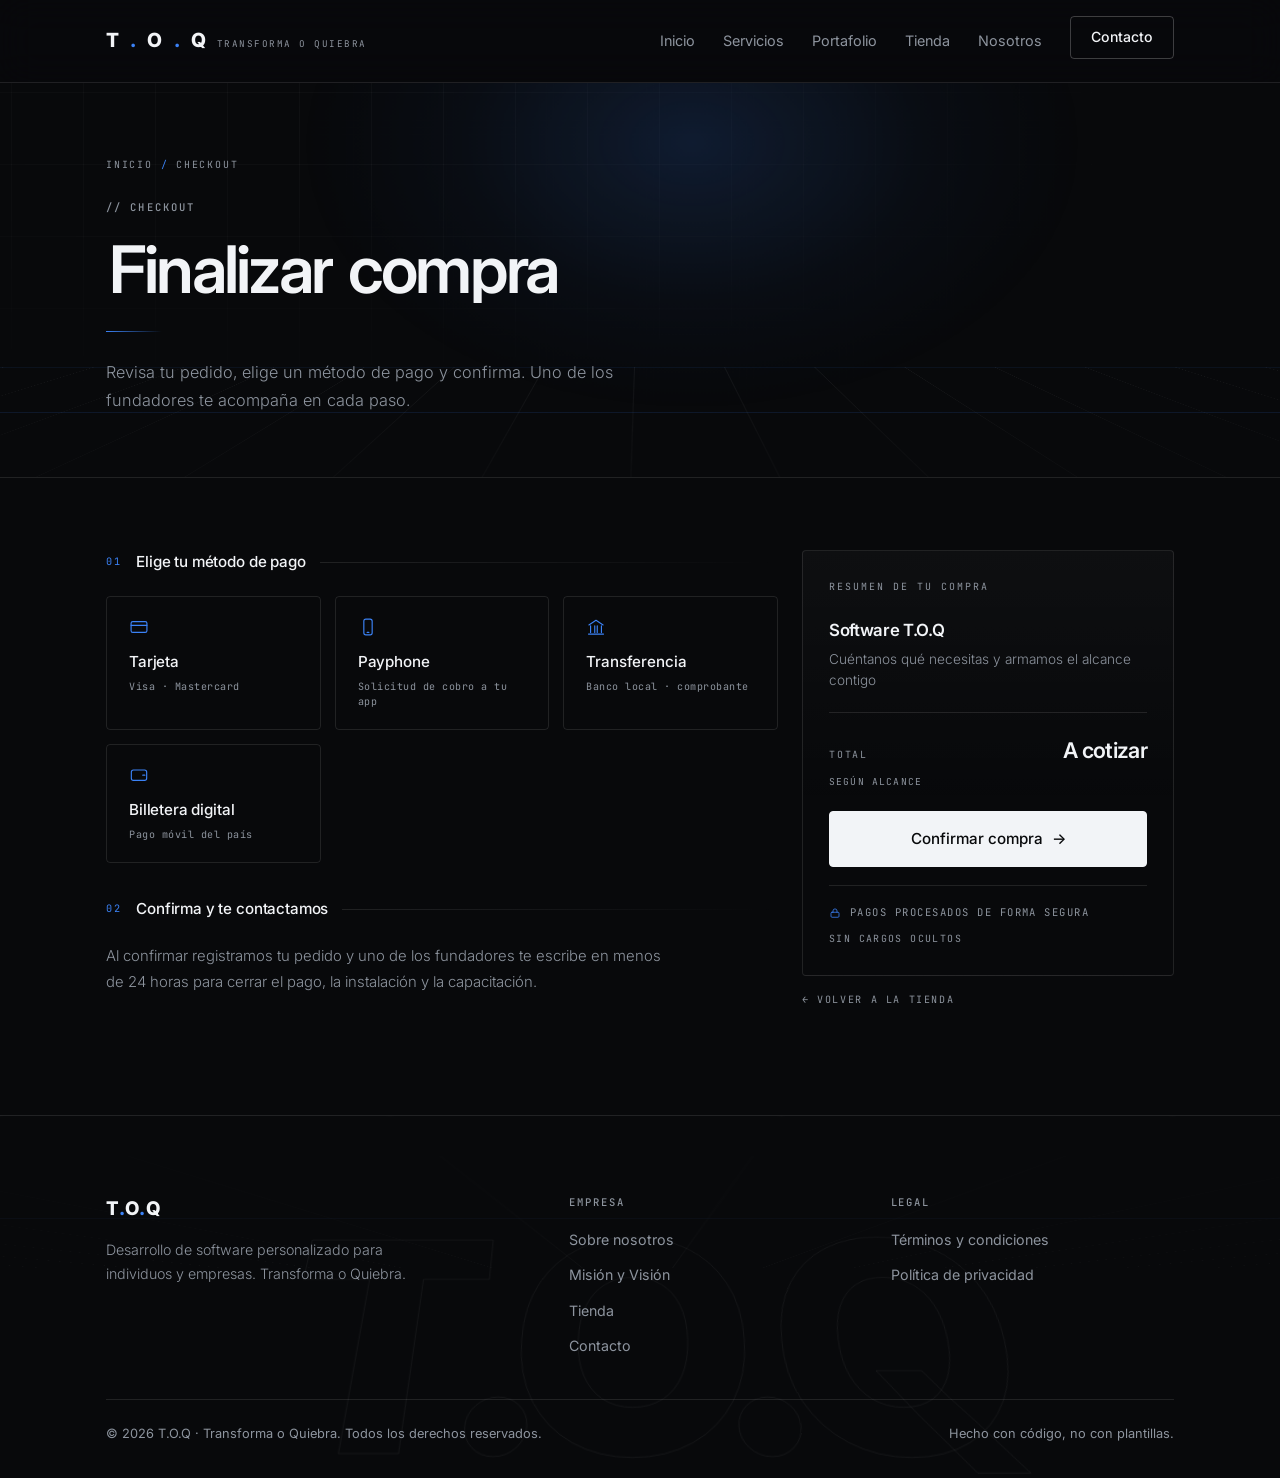
<file: checkout.html>
<!DOCTYPE html>
<html lang="es">
<head>
  <meta charset="UTF-8">
  <meta name="viewport" content="width=device-width, initial-scale=1">
  <title>Checkout — T.O.Q | Finalizar compra</title>
  <meta name="description" content="Finaliza tu compra de software T.O.Q eligiendo tu método de pago preferido.">
  <meta name="theme-color" content="#08090b">
  <link rel="preconnect" href="https://fonts.googleapis.com">
  <link rel="preconnect" href="https://fonts.gstatic.com" crossorigin>
  <link href="https://fonts.googleapis.com/css2?family=Inter:wght@300;400;500;600;700;800&family=JetBrains+Mono:wght@400;500&display=swap" rel="stylesheet">
  <link rel="stylesheet" href="css/styles.css">
</head>
<body>
<div data-root style="background:var(--bg);color:var(--text);font-family:var(--sans);position:relative;overflow-x:hidden">

  <div aria-hidden="true" style="position:fixed;top:0;left:0;right:0;height:2px;z-index:60;transform:scaleX(0);transform-origin:0 50%;background:linear-gradient(90deg,transparent,var(--accent));animation:toqProgress linear both;animation-timeline:scroll(root);pointer-events:none"></div>

  <header data-header style="position:sticky;top:0;z-index:50;backdrop-filter:blur(18px) saturate(150%);-webkit-backdrop-filter:blur(18px) saturate(150%);background:rgba(8,9,11,.66);border-bottom:1px solid var(--border);transition:background .35s var(--eo),border-color .35s var(--eo)">
    <nav data-nav style="max-width:var(--maxw);margin:0 auto;padding:16px 26px;display:flex;align-items:center;justify-content:space-between;gap:18px;position:relative;transition:padding .35s var(--eo)">
      <a href="index.html" style="font-weight:800;font-size:1.22rem;letter-spacing:.06em;color:var(--text);display:flex;align-items:baseline;gap:10px">T<span style="color:var(--accent)">.</span>O<span style="color:var(--accent)">.</span>Q <small style="font-family:var(--mono);font-size:.58rem;font-weight:400;color:var(--muted);letter-spacing:.16em;text-transform:uppercase">Transforma o Quiebra</small></a>
      <button class="x1" data-burger type="button" aria-label="Abrir menú" style="display:none;align-items:center;justify-content:center;width:40px;height:36px;background:transparent;border:1px solid var(--border);border-radius:var(--r);color:var(--text);cursor:pointer;font-size:1rem;transition:border-color .2s ease">≡</button>
      <ul data-desknav style="display:flex;align-items:center;gap:28px">
        <li><a class="x2 " data-navlink href="index.html" style="color:var(--muted);font-size:.9rem">Inicio</a></li>
        <li><a class="x2 " data-navlink href="index.html#servicios" style="color:var(--muted);font-size:.9rem">Servicios</a></li>
        <li><a class="x2 " data-navlink href="index.html#portafolio" style="color:var(--muted);font-size:.9rem">Portafolio</a></li>
        <li><a class="x2 " data-navlink href="tienda.html" style="color:var(--muted);font-size:.9rem">Tienda</a></li>
        <li><a class="x2 " data-navlink href="sobre-nosotros.html" style="color:var(--muted);font-size:.9rem">Nosotros</a></li>
        <li><a class="x3" data-btn href="index.html#contacto" style="color:var(--text);border:1px solid var(--border-strong);padding:9px 20px;border-radius:var(--r);font-weight:500;font-size:.88rem;display:inline-block;transition:background .2s var(--eo),border-color .2s var(--eo),transform .2s var(--eo)">Contacto</a></li>
      </ul>
      <ul data-mobilenav style="position:absolute;top:100%;left:0;right:0;display:flex;flex-direction:column;gap:0;background:rgba(8,9,11,.97);backdrop-filter:blur(18px);-webkit-backdrop-filter:blur(18px);border-bottom:1px solid var(--border);padding:8px 26px 22px;animation:toqRise .4s var(--eo) both">
          <li style="padding:11px 0;border-bottom:1px solid var(--border);animation:toqRise .45s var(--eo) 0.02s both"><a href="index.html" data-navclose style="color:var(--text);font-size:.98rem">Inicio</a></li>
          <li style="padding:11px 0;border-bottom:1px solid var(--border);animation:toqRise .45s var(--eo) 0.06s both"><a href="index.html#servicios" data-navclose style="color:var(--text);font-size:.98rem">Servicios</a></li>
          <li style="padding:11px 0;border-bottom:1px solid var(--border);animation:toqRise .45s var(--eo) 0.10s both"><a href="index.html#portafolio" data-navclose style="color:var(--text);font-size:.98rem">Portafolio</a></li>
          <li style="padding:11px 0;border-bottom:1px solid var(--border);animation:toqRise .45s var(--eo) 0.14s both"><a href="tienda.html" data-navclose style="color:var(--text);font-size:.98rem">Tienda</a></li>
          <li style="padding:11px 0;border-bottom:1px solid var(--border);animation:toqRise .45s var(--eo) 0.18s both"><a href="sobre-nosotros.html" data-navclose style="color:var(--text);font-size:.98rem">Nosotros</a></li>
          <li style="padding:16px 0 0;animation:toqRise .45s var(--eo) .24s both"><a data-btn href="index.html#contacto" data-navclose style="display:block;text-align:center;color:var(--text);border:1px solid var(--border-strong);padding:12px 20px;border-radius:var(--r);font-weight:500">Contacto</a></li>
        </ul>
    </nav>
  </header>

  <main style="position:relative;z-index:1">

    <section data-hero style="position:relative;padding:74px 0 62px;overflow:hidden;isolation:isolate;border-bottom:1px solid var(--border)">
      <div aria-hidden="true" style="position:absolute;inset:0;z-index:-1;pointer-events:none;overflow:hidden">
        <div style="position:absolute;inset:-16%;background-image:linear-gradient(rgba(255,255,255,.032) 1px,transparent 1px),linear-gradient(90deg,rgba(255,255,255,.032) 1px,transparent 1px);background-size:72px 72px;animation:toqGrid 26s linear infinite;-webkit-mask-image:radial-gradient(ellipse 70% 70% at 30% 20%,#000 0%,rgba(0,0,0,.3) 58%,transparent 80%);mask-image:radial-gradient(ellipse 70% 70% at 30% 20%,#000 0%,rgba(0,0,0,.3) 58%,transparent 80%)"></div>
        <div data-floor style="position:absolute;inset:0;perspective:420px">
          <div style="position:absolute;left:-70%;right:-70%;top:72%;height:150%;transform:rotateX(79deg);transform-origin:50% 0;overflow:hidden;-webkit-mask-image:linear-gradient(180deg,#000 0%,transparent 46%);mask-image:linear-gradient(180deg,#000 0%,transparent 46%)">
            <div style="position:absolute;left:0;right:0;top:-90px;bottom:-90px;background-image:linear-gradient(var(--accent-line) 1px,transparent 1px),linear-gradient(90deg,rgba(255,255,255,.06) 1px,transparent 1px);background-size:90px 90px;animation:toqFloor 4.2s linear infinite;will-change:transform"></div>
          </div>
        </div>
        <div data-aurora style="position:absolute;top:-56%;left:22%;width:min(820px,110vw);height:560px;background:radial-gradient(ellipse at center,var(--accent-soft) 0%,rgba(59,130,246,.04) 40%,transparent 68%);animation:toqDrift 24s ease-in-out infinite;will-change:transform"></div>
        <div data-glow style="position:absolute;top:0;left:0;width:460px;height:460px;margin:-230px 0 0 -230px;background:radial-gradient(circle at center,rgba(59,130,246,.10) 0%,transparent 62%);opacity:0;transition:opacity .6s var(--eo),transform .5s var(--eo);will-change:transform"></div>
      </div>
      <div style="max-width:var(--maxw);margin:0 auto;padding:0 26px;position:relative">
        <nav class="breadcrumb" aria-label="Ruta" style="font-family:var(--mono);font-size:.62rem;letter-spacing:.18em;text-transform:uppercase;color:var(--muted);margin-bottom:26px;animation:toqFade .8s var(--eo) both"><a href="index.html">Inicio</a> <span style="color:var(--accent)">/</span> Checkout</nav>
        <span style="font-family:var(--mono);font-size:.66rem;font-weight:500;text-transform:uppercase;letter-spacing:.2em;color:var(--muted);display:block;margin-bottom:20px;animation:toqRise .8s var(--eo) .05s both">// Checkout</span>
        <h1 style="font-size:clamp(2.3rem,6vw,4.1rem);font-weight:600;letter-spacing:-.042em;line-height:1.02;display:flex;flex-wrap:wrap;gap:0 .18em"><span style="display:inline-block;overflow:hidden;padding:0 .04em"><span style="display:inline-block;animation:toqFlip 1.05s var(--eo) 0.08s both">Finalizar</span></span> <span style="display:inline-block;overflow:hidden;padding:0 .04em"><span style="display:inline-block;animation:toqFlip 1.05s var(--eo) 0.17s both">compra</span></span></h1>
        <div style="width:56px;height:1px;background:linear-gradient(90deg,var(--accent),transparent);margin:28px 0 0;transform:scaleX(0);transform-origin:0 50%;animation:toqGrow .9s var(--eo) .55s both"></div>
        <p style="color:var(--muted);max-width:58ch;margin:26px 0 0;font-size:1.02rem;font-weight:300;line-height:1.75;text-wrap:pretty;animation:toqRise 1s var(--eo) .48s both">Revisa tu pedido, elige un método de pago y confirma. Uno de los fundadores te acompaña en cada paso.</p>
      </div>
    </section>

    <section data-sec style="padding:72px 0 104px">
      <div style="max-width:var(--maxw);margin:0 auto;padding:0 26px">
      <div data-checkout id="checkout-main" style="display:grid;grid-template-columns:1fr 372px;gap:24px;align-items:start">

        <div>
          <div style="display:flex;align-items:center;gap:14px;margin-bottom:22px"><span style="font-family:var(--mono);font-size:.64rem;letter-spacing:.2em;color:var(--accent)">01</span><span style="font-size:.95rem;font-weight:500;letter-spacing:-.01em">Elige tu método de pago</span><span style="flex:1;height:1px;background:linear-gradient(90deg,var(--border),transparent)"></span></div>
          <div data-paygrid style="display:grid;grid-template-columns:repeat(3,1fr);gap:14px">
          <div class="x13 " data-pay role="button" tabindex="0" data-method="card" data-card data-reveal data-d="40" style="position:relative;overflow:hidden;border:1px solid var(--border);border-radius:var(--r);background:transparent;opacity:0;transform:perspective(1000px) translateY(30px) rotateX(8deg);transform-origin:50% 100%;filter:blur(7px);transition:opacity .85s var(--eo),transform .85s var(--eo),filter .85s var(--eo),border-color .3s var(--eo),background .3s var(--eo),box-shadow .45s var(--eo);padding:20px 22px;display:flex;flex-direction:column;gap:12px;cursor:pointer">
            <div data-glare aria-hidden="true"></div>
            <div style="display:flex;align-items:center;justify-content:space-between;gap:10px">
              <div style="perspective:400px;display:flex"><svg data-lift width="20" height="20" viewBox="0 0 24 24" fill="none" stroke="currentColor" stroke-width="1.4" stroke-linecap="round" stroke-linejoin="round" style="color:var(--accent)"><rect x="2.5" y="5.5" width="19" height="13" rx="2"></rect><path d="M2.5 10h19"></path></svg></div>
              <span data-checkmark aria-hidden="true" style="font-size:.8rem;color:var(--accent);opacity:0;transition:opacity .25s var(--eo)">&#10003;</span>
            </div>
            <div>
              <div style="font-size:.95rem;font-weight:500;letter-spacing:-.01em">Tarjeta</div>
              <div style="font-family:var(--mono);font-size:.63rem;color:var(--muted);letter-spacing:.05em;margin-top:5px;line-height:1.5">Visa · Mastercard</div>
            </div>
          </div>
          <div class="x13 " data-pay role="button" tabindex="0" data-method="payphone" data-card data-reveal data-d="140" style="position:relative;overflow:hidden;border:1px solid var(--border);border-radius:var(--r);background:transparent;opacity:0;transform:perspective(1000px) translateY(30px) rotateX(8deg);transform-origin:50% 100%;filter:blur(7px);transition:opacity .85s var(--eo),transform .85s var(--eo),filter .85s var(--eo),border-color .3s var(--eo),background .3s var(--eo),box-shadow .45s var(--eo);padding:20px 22px;display:flex;flex-direction:column;gap:12px;cursor:pointer">
            <div data-glare aria-hidden="true"></div>
            <div style="display:flex;align-items:center;justify-content:space-between;gap:10px">
              <div style="perspective:400px;display:flex"><svg data-lift width="20" height="20" viewBox="0 0 24 24" fill="none" stroke="currentColor" stroke-width="1.4" stroke-linecap="round" stroke-linejoin="round" style="color:var(--accent)"><rect x="7" y="2.5" width="10" height="19" rx="2.5"></rect><path d="M11 18.5h2"></path></svg></div>
              <span data-checkmark aria-hidden="true" style="font-size:.8rem;color:var(--accent);opacity:0;transition:opacity .25s var(--eo)">&#10003;</span>
            </div>
            <div>
              <div style="font-size:.95rem;font-weight:500;letter-spacing:-.01em">Payphone</div>
              <div style="font-family:var(--mono);font-size:.63rem;color:var(--muted);letter-spacing:.05em;margin-top:5px;line-height:1.5">Solicitud de cobro a tu app</div>
            </div>
          </div>
          <div class="x13 " data-pay role="button" tabindex="0" data-method="transfer" data-card data-reveal data-d="190" style="position:relative;overflow:hidden;border:1px solid var(--border);border-radius:var(--r);background:transparent;opacity:0;transform:perspective(1000px) translateY(30px) rotateX(8deg);transform-origin:50% 100%;filter:blur(7px);transition:opacity .85s var(--eo),transform .85s var(--eo),filter .85s var(--eo),border-color .3s var(--eo),background .3s var(--eo),box-shadow .45s var(--eo);padding:20px 22px;display:flex;flex-direction:column;gap:12px;cursor:pointer">
            <div data-glare aria-hidden="true"></div>
            <div style="display:flex;align-items:center;justify-content:space-between;gap:10px">
              <div style="perspective:400px;display:flex"><svg data-lift width="20" height="20" viewBox="0 0 24 24" fill="none" stroke="currentColor" stroke-width="1.4" stroke-linecap="round" stroke-linejoin="round" style="color:var(--accent)"><path d="M3.5 9.5 12 4l8.5 5.5"></path><path d="M5.5 10.5v8m5-8v8m3-8v8m5-8v8M3 20.5h18"></path></svg></div>
              <span data-checkmark aria-hidden="true" style="font-size:.8rem;color:var(--accent);opacity:0;transition:opacity .25s var(--eo)">&#10003;</span>
            </div>
            <div>
              <div style="font-size:.95rem;font-weight:500;letter-spacing:-.01em">Transferencia</div>
              <div style="font-family:var(--mono);font-size:.63rem;color:var(--muted);letter-spacing:.05em;margin-top:5px;line-height:1.5">Banco local · comprobante</div>
            </div>
          </div>
          <div class="x13 " data-pay role="button" tabindex="0" data-method="wallet" data-card data-reveal data-d="240" style="position:relative;overflow:hidden;border:1px solid var(--border);border-radius:var(--r);background:transparent;opacity:0;transform:perspective(1000px) translateY(30px) rotateX(8deg);transform-origin:50% 100%;filter:blur(7px);transition:opacity .85s var(--eo),transform .85s var(--eo),filter .85s var(--eo),border-color .3s var(--eo),background .3s var(--eo),box-shadow .45s var(--eo);padding:20px 22px;display:flex;flex-direction:column;gap:12px;cursor:pointer">
            <div data-glare aria-hidden="true"></div>
            <div style="display:flex;align-items:center;justify-content:space-between;gap:10px">
              <div style="perspective:400px;display:flex"><svg data-lift width="20" height="20" viewBox="0 0 24 24" fill="none" stroke="currentColor" stroke-width="1.4" stroke-linecap="round" stroke-linejoin="round" style="color:var(--accent)"><rect x="2.8" y="6" width="18.4" height="12.5" rx="2.5"></rect><path d="M16.5 12.2h2.5"></path></svg></div>
              <span data-checkmark aria-hidden="true" style="font-size:.8rem;color:var(--accent);opacity:0;transition:opacity .25s var(--eo)">&#10003;</span>
            </div>
            <div>
              <div style="font-size:.95rem;font-weight:500;letter-spacing:-.01em">Billetera digital</div>
              <div style="font-family:var(--mono);font-size:.63rem;color:var(--muted);letter-spacing:.05em;margin-top:5px;line-height:1.5">Pago móvil del país</div>
            </div>
          </div>
          </div>

        <div data-panel id="panel-card" style="border:1px solid var(--border);border-radius:var(--r);padding:32px 34px;margin-top:20px;background:linear-gradient(180deg,rgba(255,255,255,.02),transparent 62%)">
          <h3 style="font-size:1.05rem;font-weight:600;letter-spacing:-.02em;margin-bottom:14px">Pago con tarjeta de crédito o débito</h3>
          <p style="color:var(--muted);font-size:.93rem;font-weight:300;line-height:1.75;text-wrap:pretty;margin-bottom:22px">Te pondremos en contacto con los desarrolladores para completar el pago a través con tarjeta.</p>
            <a class="x8" data-btn href="https://wa.me/593983760090" target="_blank" rel="noopener" style="display:inline-flex;align-items:center;gap:10px;margin-top:22px;font-size:.9rem;color:var(--text);border:1px solid var(--accent-line);background:var(--accent-soft);border-radius:var(--r);padding:12px 20px;transition:border-color .25s var(--eo),background .25s var(--eo),transform .25s var(--eo)"><span aria-hidden="true" data-pulse style="width:6px;height:6px;border-radius:50%;background:var(--ok)"></span>Escribir por WhatsApp · +593 98 376 0090</a>
          </form>
        </div>
        <div data-panel id="panel-paypal" style="border:1px solid var(--border);border-radius:var(--r);padding:32px 34px;margin-top:20px;background:linear-gradient(180deg,rgba(255,255,255,.02),transparent 62%)">
          <h3 style="font-size:1.05rem;font-weight:600;letter-spacing:-.02em;margin-bottom:14px">Pago con PayPal</h3>
          <p style="color:var(--muted);font-size:.93rem;font-weight:300;line-height:1.75;text-wrap:pretty">Te pondremos en contacto con los desarrolladores para completar el pago a través de PayPal.</p>
          <a class="x8" data-btn href="https://wa.me/593983760090" target="_blank" rel="noopener" style="display:inline-flex;align-items:center;gap:10px;margin-top:18px;font-size:.9rem;color:var(--text);border:1px solid var(--accent-line);background:var(--accent-soft);border-radius:var(--r);padding:12px 20px;transition:border-color .25s var(--eo),background .25s var(--eo),transform .25s var(--eo)"><span aria-hidden="true" data-pulse style="width:6px;height:6px;border-radius:50%;background:var(--ok)"></span>Escribir por WhatsApp · +593 98 376 0090</a>
        </div>
        <div data-panel id="panel-payphone" style="border:1px solid var(--border);border-radius:var(--r);padding:32px 34px;margin-top:20px;background:linear-gradient(180deg,rgba(255,255,255,.02),transparent 62%)">
          <h3 style="font-size:1.05rem;font-weight:600;letter-spacing:-.02em;margin-bottom:14px">Pago con Payphone</h3>
          <p style="color:var(--muted);font-size:.93rem;font-weight:300;line-height:1.75;text-wrap:pretty">Recibirás una solicitud de cobro en tu app Payphone al confirmar el pedido.</p>
          <a class="x8" data-btn href="https://wa.me/593983760090" target="_blank" rel="noopener" style="display:inline-flex;align-items:center;gap:10px;margin-top:18px;font-size:.9rem;color:var(--text);border:1px solid var(--accent-line);background:var(--accent-soft);border-radius:var(--r);padding:12px 20px;transition:border-color .25s var(--eo),background .25s var(--eo),transform .25s var(--eo)"><span aria-hidden="true" data-pulse style="width:6px;height:6px;border-radius:50%;background:var(--ok)"></span>Escribir por WhatsApp · +593 98 376 0090</a>
        </div>
        <div data-panel id="panel-transfer" style="border:1px solid var(--border);border-radius:var(--r);padding:32px 34px;margin-top:20px;background:linear-gradient(180deg,rgba(255,255,255,.02),transparent 62%)">
          <h3 style="font-size:1.05rem;font-weight:600;letter-spacing:-.02em;margin-bottom:14px">Transferencia bancaria local</h3>
          <p style="color:var(--muted);font-size:.93rem;font-weight:300;line-height:1.75;text-wrap:pretty">Te enviamos los datos de la cuenta por WhatsApp y verificamos tu comprobante. <strong style="color:var(--text);font-weight:500">Tu licencia se activa al confirmar el pago.</strong></p>
          <a class="x8" data-btn href="https://wa.me/593983760090" target="_blank" rel="noopener" style="display:inline-flex;align-items:center;gap:10px;margin-top:18px;font-size:.9rem;color:var(--text);border:1px solid var(--accent-line);background:var(--accent-soft);border-radius:var(--r);padding:12px 20px;transition:border-color .25s var(--eo),background .25s var(--eo),transform .25s var(--eo)"><span aria-hidden="true" data-pulse style="width:6px;height:6px;border-radius:50%;background:var(--ok)"></span>Escribir por WhatsApp · +593 98 376 0090</a>
        </div>
        <div data-panel id="panel-wallet" style="border:1px solid var(--border);border-radius:var(--r);padding:32px 34px;margin-top:20px;background:linear-gradient(180deg,rgba(255,255,255,.02),transparent 62%)">
          <h3 style="font-size:1.05rem;font-weight:600;letter-spacing:-.02em;margin-bottom:14px">Billetera digital</h3>
          <p style="color:var(--muted);font-size:.93rem;font-weight:300;line-height:1.75;text-wrap:pretty">Pago móvil del país: coordinamos el envío y validamos el comprobante en el momento.</p>
          <a class="x8" data-btn href="https://wa.me/593983760090" target="_blank" rel="noopener" style="display:inline-flex;align-items:center;gap:10px;margin-top:18px;font-size:.9rem;color:var(--text);border:1px solid var(--accent-line);background:var(--accent-soft);border-radius:var(--r);padding:12px 20px;transition:border-color .25s var(--eo),background .25s var(--eo),transform .25s var(--eo)"><span aria-hidden="true" data-pulse style="width:6px;height:6px;border-radius:50%;background:var(--ok)"></span>Escribir por WhatsApp · +593 98 376 0090</a>
        </div>

          <div style="margin-top:34px">
            <div style="display:flex;align-items:center;gap:14px;margin-bottom:22px"><span style="font-family:var(--mono);font-size:.64rem;letter-spacing:.2em;color:var(--accent)">02</span><span style="font-size:.95rem;font-weight:500;letter-spacing:-.01em">Confirma y te contactamos</span><span style="flex:1;height:1px;background:linear-gradient(90deg,var(--border),transparent)"></span></div>
            <p style="color:var(--muted);font-size:.93rem;font-weight:300;line-height:1.75;text-wrap:pretty;max-width:64ch">Al confirmar registramos tu pedido y uno de los fundadores te escribe en menos de 24 horas para cerrar el pago, la instalación y la capacitación.</p>
          </div>
        </div>

        <aside data-sticky style="position:sticky;top:100px">
          <div data-reveal style="border:1px solid var(--border);border-radius:var(--r);background:linear-gradient(180deg,rgba(255,255,255,.028),transparent 62%);padding:28px 26px;opacity:0;transform:translateY(20px);transition:opacity .8s var(--eo),transform .8s var(--eo)">
            <span style="font-family:var(--mono);font-size:.62rem;letter-spacing:.2em;text-transform:uppercase;color:var(--muted);display:block;margin-bottom:22px">Resumen de tu compra</span>
            <div style="display:flex;gap:14px;align-items:flex-start;padding-bottom:20px;border-bottom:1px solid var(--border)">
              <img id="order-logo" src="assets/img/productos/obtenya/obtenya-logo.png" alt="" width="38" height="38" style="width:38px;height:38px;object-fit:contain;border-radius:3px;flex:0 0 auto">
              <div>
                <div id="order-name" style="font-size:1.05rem;font-weight:600;letter-spacing:-.02em">ObtenYA</div>
                <div id="order-desc" style="color:var(--muted);font-size:.85rem;font-weight:300;line-height:1.6;margin-top:5px">Prospección y scraping con IA para toda Latinoamérica</div>
              </div>
            </div>
            <div style="display:flex;align-items:baseline;justify-content:space-between;gap:12px;padding:20px 0 6px">
              <span style="font-family:var(--mono);font-size:.62rem;letter-spacing:.18em;text-transform:uppercase;color:var(--muted)">Total</span>
              <span id="order-total" style="font-size:1.35rem;font-weight:600;letter-spacing:-.03em;text-align:right">$0 · $25 · $65 <span style="font-size:.72rem;color:var(--muted);font-weight:300;letter-spacing:0">/mes USD</span></span>
            </div>
            <div id="order-note" style="font-family:var(--mono);font-size:.6rem;letter-spacing:.12em;text-transform:uppercase;color:var(--muted);margin-bottom:22px">Suscripción · cancela cuando quieras</div>
            <div data-hint id="select-method-hint" style="color:#f87171;font-size:.8rem;margin-bottom:14px;animation:toqFade .25s ease both">Selecciona un método de pago para continuar.</div>
            <button class="x15" data-btn data-inv id="confirm-purchase" type="button" style="display:inline-flex;align-items:center;justify-content:center;gap:9px;padding:13px 26px;border-radius:var(--r);font-weight:500;font-size:.9rem;background:var(--text);color:var(--bg);border:1px solid var(--text);white-space:nowrap;transition:background .2s var(--eo),transform .2s var(--eo),box-shadow .35s var(--eo);width:100%;padding:15px 26px;font-size:.95rem;cursor:pointer">Confirmar compra <span data-arrow>&#8594;</span></button>
            <div style="margin-top:18px;padding-top:18px;border-top:1px solid var(--border);display:grid;gap:10px">
              <span style="font-family:var(--mono);font-size:.66rem;letter-spacing:.14em;text-transform:uppercase;color:var(--muted);display:inline-flex;align-items:center;gap:9px"><svg width="12" height="12" viewBox="0 0 24 24" fill="none" stroke="currentColor" stroke-width="1.6" stroke-linecap="round" style="color:var(--accent)"><rect x="4" y="10.5" width="16" height="10" rx="2"></rect><path d="M8 10.5V7.8a4 4 0 0 1 8 0v2.7"></path></svg>Pagos procesados de forma segura</span>
              <span style="font-family:var(--mono);font-size:.62rem;letter-spacing:.14em;text-transform:uppercase;color:var(--muted)">Sin cargos ocultos</span>
            </div>
          </div>
          <a class="x2 " href="tienda.html" style="display:inline-block;margin-top:16px;font-family:var(--mono);font-size:.63rem;letter-spacing:.16em;text-transform:uppercase;color:var(--muted)">&#8592; Volver a la tienda</a>
        </aside>
      </div>

      <div data-conf id="confirmation" style="max-width:620px;margin:0 auto;text-align:center;border:1px solid var(--border);border-radius:var(--r);padding:64px 48px;background:radial-gradient(120% 120% at 50% 0%,var(--accent-soft) 0%,transparent 58%)">
        <div style="width:46px;height:46px;border-radius:50%;border:1px solid rgba(74,222,128,.45);color:var(--ok);display:flex;align-items:center;justify-content:center;margin:0 auto 26px;font-size:1.1rem" data-pulse>&#10003;</div>
        <h2 style="font-size:clamp(1.6rem,3.6vw,2.2rem);font-weight:600;letter-spacing:-.035em;margin-bottom:14px">Solicitud recibida</h2>
        <p id="conf-product" style="font-family:var(--mono);font-size:.68rem;letter-spacing:.16em;text-transform:uppercase;color:var(--accent);margin-bottom:18px"></p>
        <p style="color:var(--muted);font-size:1rem;font-weight:300;line-height:1.75;text-wrap:pretty;margin-bottom:32px">Nuestro equipo se pondrá en contacto contigo en las próximas horas para completar el pago y coordinar la entrega e instalación de tu software.</p>
        <div data-cta-row style="display:flex;gap:12px;justify-content:center;flex-wrap:wrap">
          <a class="x10" data-btn data-inv id="conf-whatsapp" href="https://wa.me/593983760090" target="_blank" rel="noopener" style="display:inline-flex;align-items:center;justify-content:center;gap:9px;padding:13px 26px;border-radius:var(--r);font-weight:500;font-size:.9rem;background:var(--text);color:var(--bg);border:1px solid var(--text);white-space:nowrap;transition:background .2s var(--eo),transform .2s var(--eo),box-shadow .35s var(--eo)">Enviar pedido por WhatsApp <span data-arrow>&#8594;</span></a>
          <a class="x9" data-btn href="index.html" style="display:inline-flex;align-items:center;justify-content:center;gap:9px;padding:13px 24px;border-radius:var(--r);font-weight:500;font-size:.9rem;color:var(--text);border:1px solid var(--border-strong);white-space:nowrap;transition:background .2s var(--eo),border-color .2s var(--eo),transform .2s var(--eo)">Volver al inicio</a>
        </div>
      </div>
      </div>
    </section>

  </main>

  <footer style="border-top:1px solid var(--border);background:var(--bg);padding:78px 0 34px;position:relative;overflow:hidden">
    <div aria-hidden="true" style="position:absolute;left:0;right:0;bottom:0;height:58%;perspective:340px;pointer-events:none;opacity:.5">
      <div style="position:absolute;left:-60%;right:-60%;top:0;height:220%;transform:rotateX(80deg);transform-origin:50% 0;overflow:hidden;-webkit-mask-image:linear-gradient(180deg,#000,transparent 55%);mask-image:linear-gradient(180deg,#000,transparent 55%)">
        <div style="position:absolute;left:0;right:0;top:-90px;bottom:-90px;background-image:linear-gradient(var(--accent-line) 1px,transparent 1px),linear-gradient(90deg,rgba(255,255,255,.06) 1px,transparent 1px);background-size:90px 90px;animation:toqFloor 5.6s linear infinite;will-change:transform"></div>
      </div>
    </div>
    <div aria-hidden="true" style="position:absolute;left:50%;bottom:-6%;transform:translateX(-50%) perspective(700px) rotateX(24deg);font-size:clamp(7rem,26vw,20rem);font-weight:800;letter-spacing:-.05em;line-height:1;color:transparent;-webkit-text-stroke:1px rgba(255,255,255,.05);pointer-events:none;user-select:none;white-space:nowrap">T.O.Q</div>
    <div style="max-width:var(--maxw);margin:0 auto;padding:0 26px;position:relative">
      <div data-split style="display:grid;grid-template-columns:1.5fr 1fr 1fr;gap:38px;margin-bottom:40px">
        <div data-reveal style="opacity:0;transform:translateY(20px);transition:opacity .7s var(--eo),transform .7s var(--eo)">
          <a href="index.html" style="font-weight:800;font-size:1.18rem;letter-spacing:.06em;color:var(--text)">T<span style="color:var(--accent)">.</span>O<span style="color:var(--accent)">.</span>Q</a>
          <p style="margin-top:14px;color:var(--muted);font-size:.89rem;max-width:300px;font-weight:300;line-height:1.7">Desarrollo de software personalizado para individuos y empresas. Transforma o Quiebra.</p>
        </div>
        <div data-reveal data-d="90" style="opacity:0;transform:translateY(20px);transition:opacity .7s var(--eo),transform .7s var(--eo)">
          <h4 style="font-family:var(--mono);font-size:.66rem;text-transform:uppercase;letter-spacing:.18em;color:var(--muted);margin-bottom:16px;font-weight:500">Empresa</h4>
          <ul style="display:grid;gap:10px">
            <li><a data-flink href="sobre-nosotros.html" style="color:var(--muted);font-size:.89rem">Sobre nosotros</a></li>
            <li><a data-flink href="mision-vision.html" style="color:var(--muted);font-size:.89rem">Misión y Visión</a></li>
            <li><a data-flink href="tienda.html" style="color:var(--muted);font-size:.89rem">Tienda</a></li>
            <li><a data-flink href="index.html#contacto" style="color:var(--muted);font-size:.89rem">Contacto</a></li>
          </ul>
        </div>
        <div data-reveal data-d="170" style="opacity:0;transform:translateY(20px);transition:opacity .7s var(--eo),transform .7s var(--eo)">
          <h4 style="font-family:var(--mono);font-size:.66rem;text-transform:uppercase;letter-spacing:.18em;color:var(--muted);margin-bottom:16px;font-weight:500">Legal</h4>
          <ul style="display:grid;gap:10px">
            <li><a data-flink href="terminos-condiciones.html" style="color:var(--muted);font-size:.89rem">Términos y condiciones</a></li>
            <li><a data-flink href="politica-privacidad.html" style="color:var(--muted);font-size:.89rem">Política de privacidad</a></li>
          </ul>
        </div>
      </div>
      <div style="border-top:1px solid var(--border);padding-top:24px;display:flex;justify-content:space-between;flex-wrap:wrap;gap:10px;color:var(--muted);font-size:.8rem">
        <span>© <span data-year>2026</span> T.O.Q · Transforma o Quiebra. Todos los derechos reservados.</span>
        <span>Hecho con código, no con plantillas.</span>
      </div>
    </div>
  </footer>

</div>
<script src="js/main.js" defer></script>
<script src="js/checkout.js" defer></script>
</body>
</html>
</file>
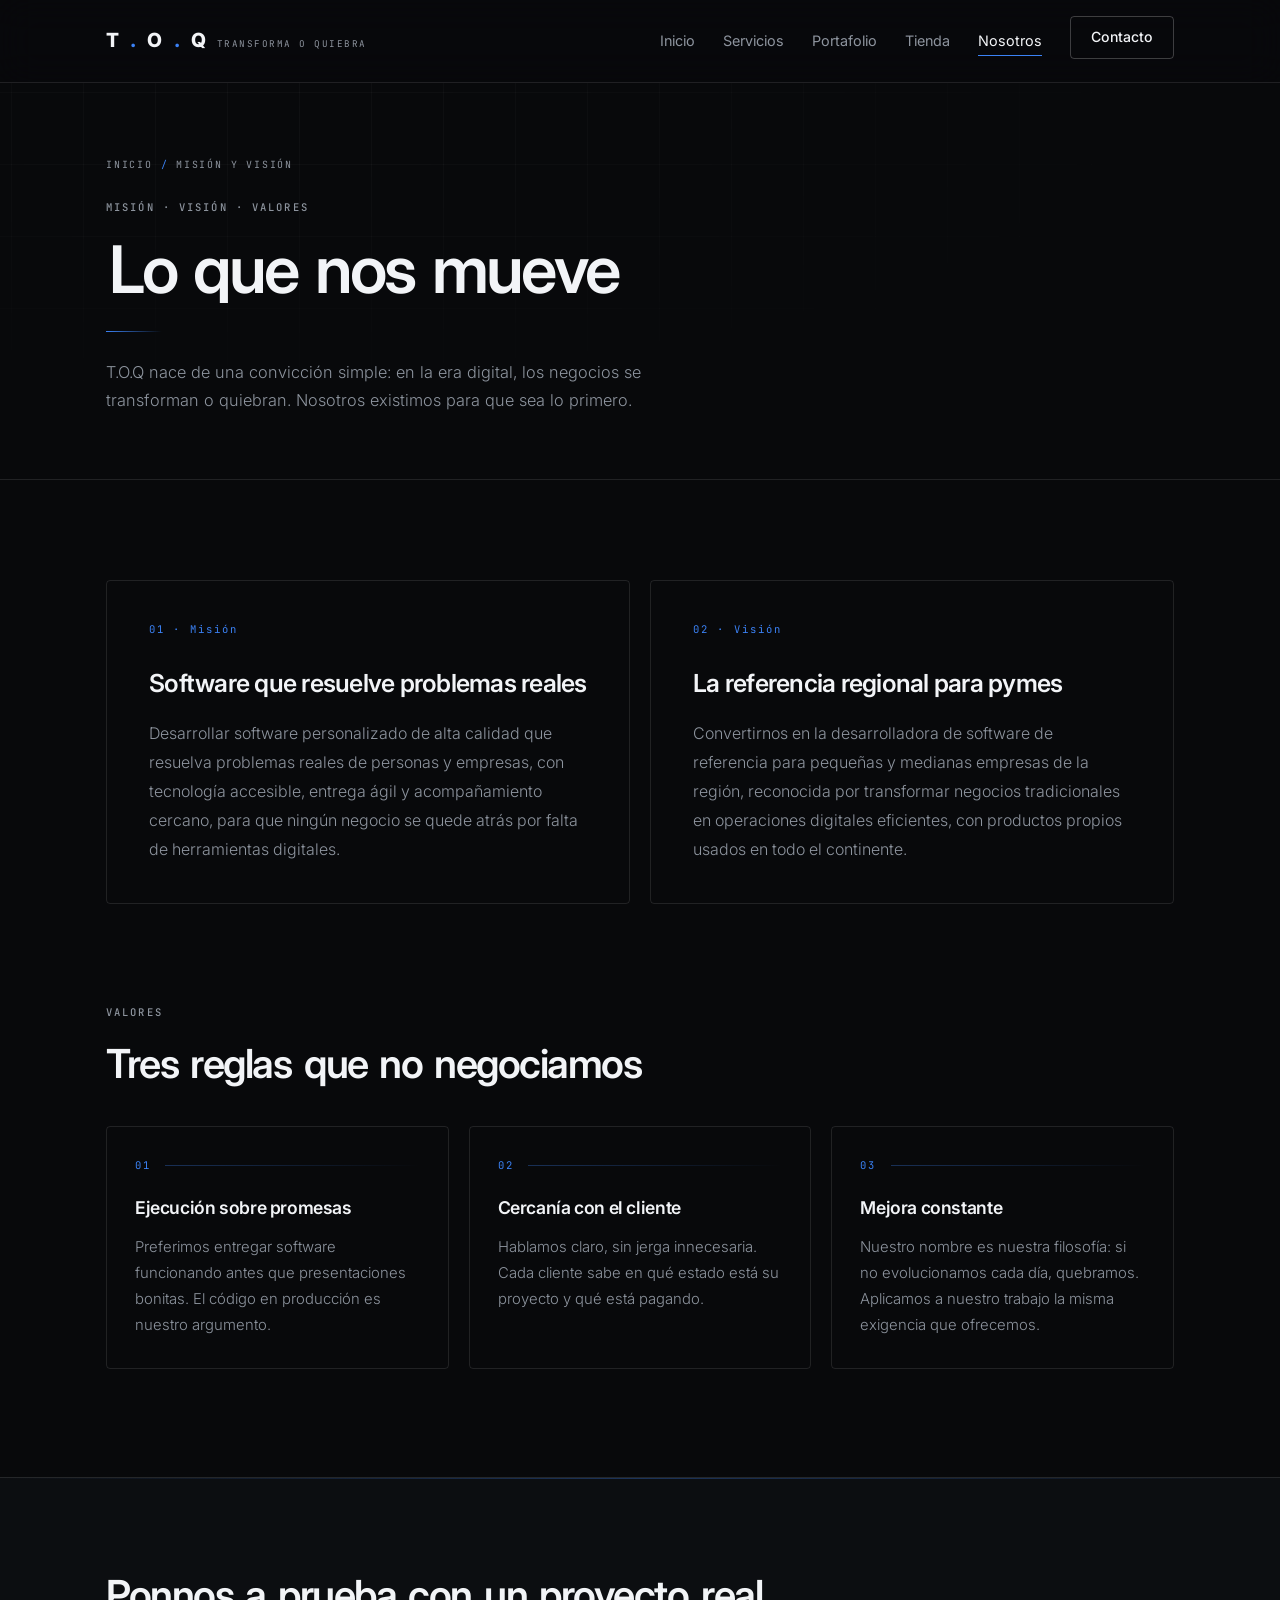
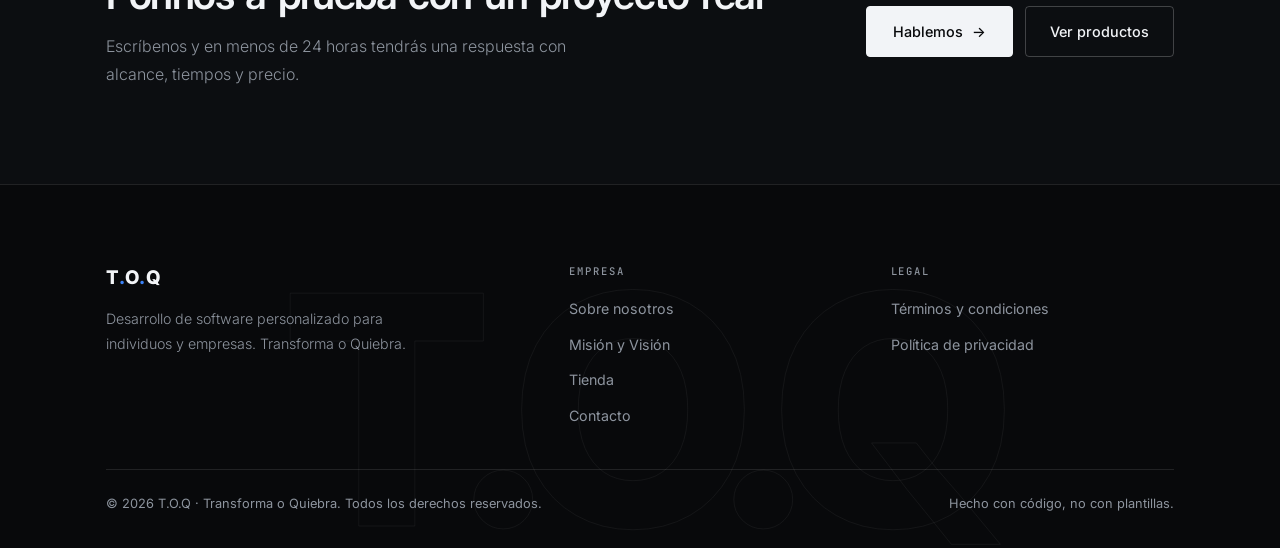
<file: mision-vision.html>
<!DOCTYPE html>
<html lang="es">
<head>
  <meta charset="UTF-8">
  <meta name="viewport" content="width=device-width, initial-scale=1">
  <title>Misión y Visión — T.O.Q</title>
  <meta name="description" content="Misión, visión y valores de T.O.Q — Transforma o Quiebra.">
  <meta name="theme-color" content="#08090b">
  <link rel="preconnect" href="https://fonts.googleapis.com">
  <link rel="preconnect" href="https://fonts.gstatic.com" crossorigin>
  <link href="https://fonts.googleapis.com/css2?family=Inter:wght@300;400;500;600;700;800&family=JetBrains+Mono:wght@400;500&display=swap" rel="stylesheet">
  <link rel="stylesheet" href="css/styles.css">
</head>
<body>
<div data-root style="background:var(--bg);color:var(--text);font-family:var(--sans);position:relative;overflow-x:hidden">

  <div aria-hidden="true" style="position:fixed;top:0;left:0;right:0;height:2px;z-index:60;transform:scaleX(0);transform-origin:0 50%;background:linear-gradient(90deg,transparent,var(--accent));animation:toqProgress linear both;animation-timeline:scroll(root);pointer-events:none"></div>

  <header data-header style="position:sticky;top:0;z-index:50;backdrop-filter:blur(18px) saturate(150%);-webkit-backdrop-filter:blur(18px) saturate(150%);background:rgba(8,9,11,.66);border-bottom:1px solid var(--border);transition:background .35s var(--eo),border-color .35s var(--eo)">
    <nav data-nav style="max-width:var(--maxw);margin:0 auto;padding:16px 26px;display:flex;align-items:center;justify-content:space-between;gap:18px;position:relative;transition:padding .35s var(--eo)">
      <a href="index.html" style="font-weight:800;font-size:1.22rem;letter-spacing:.06em;color:var(--text);display:flex;align-items:baseline;gap:10px">T<span style="color:var(--accent)">.</span>O<span style="color:var(--accent)">.</span>Q <small style="font-family:var(--mono);font-size:.58rem;font-weight:400;color:var(--muted);letter-spacing:.16em;text-transform:uppercase">Transforma o Quiebra</small></a>
      <button class="x1" data-burger type="button" aria-label="Abrir menú" style="display:none;align-items:center;justify-content:center;width:40px;height:36px;background:transparent;border:1px solid var(--border);border-radius:var(--r);color:var(--text);cursor:pointer;font-size:1rem;transition:border-color .2s ease">≡</button>
      <ul data-desknav style="display:flex;align-items:center;gap:28px">
        <li><a class="x2 " data-navlink href="index.html" style="color:var(--muted);font-size:.9rem">Inicio</a></li>
        <li><a class="x2 " data-navlink href="index.html#servicios" style="color:var(--muted);font-size:.9rem">Servicios</a></li>
        <li><a class="x2 " data-navlink href="index.html#portafolio" style="color:var(--muted);font-size:.9rem">Portafolio</a></li>
        <li><a class="x2 " data-navlink href="tienda.html" style="color:var(--muted);font-size:.9rem">Tienda</a></li>
        <li><a class="" data-navlink data-on href="sobre-nosotros.html" style="color:var(--text);font-size:.9rem">Nosotros</a></li>
        <li><a class="x3" data-btn href="index.html#contacto" style="color:var(--text);border:1px solid var(--border-strong);padding:9px 20px;border-radius:var(--r);font-weight:500;font-size:.88rem;display:inline-block;transition:background .2s var(--eo),border-color .2s var(--eo),transform .2s var(--eo)">Contacto</a></li>
      </ul>
      <ul data-mobilenav style="position:absolute;top:100%;left:0;right:0;display:flex;flex-direction:column;gap:0;background:rgba(8,9,11,.97);backdrop-filter:blur(18px);-webkit-backdrop-filter:blur(18px);border-bottom:1px solid var(--border);padding:8px 26px 22px;animation:toqRise .4s var(--eo) both">
          <li style="padding:11px 0;border-bottom:1px solid var(--border);animation:toqRise .45s var(--eo) 0.02s both"><a href="index.html" data-navclose style="color:var(--text);font-size:.98rem">Inicio</a></li>
          <li style="padding:11px 0;border-bottom:1px solid var(--border);animation:toqRise .45s var(--eo) 0.06s both"><a href="index.html#servicios" data-navclose style="color:var(--text);font-size:.98rem">Servicios</a></li>
          <li style="padding:11px 0;border-bottom:1px solid var(--border);animation:toqRise .45s var(--eo) 0.10s both"><a href="index.html#portafolio" data-navclose style="color:var(--text);font-size:.98rem">Portafolio</a></li>
          <li style="padding:11px 0;border-bottom:1px solid var(--border);animation:toqRise .45s var(--eo) 0.14s both"><a href="tienda.html" data-navclose style="color:var(--text);font-size:.98rem">Tienda</a></li>
          <li style="padding:11px 0;border-bottom:1px solid var(--border);animation:toqRise .45s var(--eo) 0.18s both"><a href="sobre-nosotros.html" data-navclose style="color:var(--text);font-size:.98rem">Nosotros</a></li>
          <li style="padding:16px 0 0;animation:toqRise .45s var(--eo) .24s both"><a data-btn href="index.html#contacto" data-navclose style="display:block;text-align:center;color:var(--text);border:1px solid var(--border-strong);padding:12px 20px;border-radius:var(--r);font-weight:500">Contacto</a></li>
        </ul>
    </nav>
  </header>

  <main style="position:relative;z-index:1">

    <section data-hero style="position:relative;padding:74px 0 64px;overflow:hidden;isolation:isolate;border-bottom:1px solid var(--border)">
      <div aria-hidden="true" style="position:absolute;inset:0;z-index:-1;pointer-events:none;overflow:hidden">
        <div style="position:absolute;inset:-16%;background-image:linear-gradient(rgba(255,255,255,.032) 1px,transparent 1px),linear-gradient(90deg,rgba(255,255,255,.032) 1px,transparent 1px);background-size:72px 72px;-webkit-mask-image:radial-gradient(ellipse 70% 70% at 30% 20%,#000 0%,rgba(0,0,0,.3) 58%,transparent 80%);mask-image:radial-gradient(ellipse 70% 70% at 30% 20%,#000 0%,rgba(0,0,0,.3) 58%,transparent 80%)"></div>
      </div>
      <div style="max-width:var(--maxw);margin:0 auto;padding:0 26px;position:relative">
        <nav class="breadcrumb" aria-label="Ruta" style="font-family:var(--mono);font-size:.62rem;letter-spacing:.18em;text-transform:uppercase;color:var(--muted);margin-bottom:26px;animation:toqFade .8s var(--eo) both"><a href="index.html">Inicio</a> <span style="color:var(--accent)">/</span> Misión y Visión</nav>
        <div data-split style="display:grid;grid-template-columns:1fr;gap:44px;align-items:end">
          <div>
            <span style="font-family:var(--mono);font-size:.66rem;font-weight:500;text-transform:uppercase;letter-spacing:.2em;color:var(--muted);display:block;margin-bottom:20px;animation:toqRise .8s var(--eo) .05s both">Misión · Visión · Valores</span>
            <h1 style="font-size:clamp(2.3rem,6vw,4.1rem);font-weight:600;letter-spacing:-.042em;line-height:1.02;display:flex;flex-wrap:wrap;gap:0 .18em"><span style="display:inline-block;overflow:hidden;padding:0 .04em"><span style="display:inline-block;animation:toqFlip 1.05s var(--eo) 0.08s both">Lo</span></span> <span style="display:inline-block;overflow:hidden;padding:0 .04em"><span style="display:inline-block;animation:toqFlip 1.05s var(--eo) 0.17s both">que</span></span> <span style="display:inline-block;overflow:hidden;padding:0 .04em"><span style="display:inline-block;animation:toqFlip 1.05s var(--eo) 0.26s both">nos</span></span> <span style="display:inline-block;overflow:hidden;padding:0 .04em"><span style="display:inline-block;animation:toqFlip 1.05s var(--eo) 0.35s both">mueve</span></span></h1>
            <div style="width:56px;height:1px;background:linear-gradient(90deg,var(--accent),transparent);margin:28px 0 0;transform:scaleX(0);transform-origin:0 50%;animation:toqGrow .9s var(--eo) .55s both"></div>
            <p style="color:var(--muted);max-width:58ch;margin:26px 0 0;font-size:1.02rem;font-weight:300;line-height:1.75;text-wrap:pretty;animation:toqRise 1s var(--eo) .48s both">T.O.Q nace de una convicción simple: en la era digital, los negocios se transforman o quiebran. Nosotros existimos para que sea lo primero.</p>
          </div>
          
        </div>
      </div>
    </section>

    <section data-sec style="padding:100px 0 40px">
      <div style="max-width:var(--maxw);margin:0 auto;padding:0 26px">
        <div data-bentorow style="display:grid;grid-template-columns:1fr 1fr;gap:20px">
          <article class="x7" data-card data-reveal data-d="60" data-featpad style="position:relative;overflow:hidden;border:1px solid var(--border);border-radius:var(--r);background:transparent;opacity:0;transform:translateY(30px);transition:opacity .85s var(--eo),transform .85s var(--eo),border-color .3s var(--eo),background .3s var(--eo),box-shadow .45s var(--eo);padding:40px 42px;display:flex;flex-direction:column">
            <span style="font-family:var(--mono);font-size:.66rem;letter-spacing:.2em;color:var(--accent);display:block;margin-bottom:26px">01 · Misión</span>
            <h3 style="font-size:1.55rem;font-weight:600;letter-spacing:-.03em;margin-bottom:16px">Software que resuelve problemas reales</h3>
            <p style="color:var(--muted);font-size:1rem;font-weight:300;line-height:1.8;text-wrap:pretty">Desarrollar software personalizado de alta calidad que resuelva problemas reales de personas y empresas, con tecnología accesible, entrega ágil y acompañamiento cercano, para que ningún negocio se quede atrás por falta de herramientas digitales.</p>
          </article>
          <article class="x7" data-card data-reveal data-d="150" data-featpad style="position:relative;overflow:hidden;border:1px solid var(--border);border-radius:var(--r);background:transparent;opacity:0;transform:translateY(30px);transition:opacity .85s var(--eo),transform .85s var(--eo),border-color .3s var(--eo),background .3s var(--eo),box-shadow .45s var(--eo);padding:40px 42px;display:flex;flex-direction:column">
            <span style="font-family:var(--mono);font-size:.66rem;letter-spacing:.2em;color:var(--accent);display:block;margin-bottom:26px">02 · Visión</span>
            <h3 style="font-size:1.55rem;font-weight:600;letter-spacing:-.03em;margin-bottom:16px">La referencia regional para pymes</h3>
            <p style="color:var(--muted);font-size:1rem;font-weight:300;line-height:1.8;text-wrap:pretty">Convertirnos en la desarrolladora de software de referencia para pequeñas y medianas empresas de la región, reconocida por transformar negocios tradicionales en operaciones digitales eficientes, con productos propios usados en todo el continente.</p>
          </article>
        </div>
      </div>
    </section>

    <section data-sec style="padding:60px 0 108px">
      <div style="max-width:var(--maxw);margin:0 auto;padding:0 26px">
        <div style="max-width:620px;margin-bottom:40px">
          <span data-reveal style="font-family:var(--mono);font-size:.66rem;font-weight:500;text-transform:uppercase;letter-spacing:.2em;color:var(--muted);display:block;margin-bottom:22px;opacity:0;transform:translateY(14px);transition:opacity .7s var(--eo),transform .7s var(--eo)">Valores</span>
          <h2 style="font-size:clamp(1.8rem,3.6vw,2.5rem);font-weight:600;letter-spacing:-.036em;line-height:1.06"><span style="display:flex;flex-wrap:wrap;gap:0 .3em"><span data-word data-reveal data-d="40" style="display:inline-block;opacity:0;transform:translateY(18px);transition:opacity .75s var(--eo),transform .75s var(--eo)">Tres</span><span data-word data-reveal data-d="80" style="display:inline-block;opacity:0;transform:translateY(18px);transition:opacity .75s var(--eo),transform .75s var(--eo)">reglas</span><span data-word data-reveal data-d="120" style="display:inline-block;opacity:0;transform:translateY(18px);transition:opacity .75s var(--eo),transform .75s var(--eo)">que</span><span data-word data-reveal data-d="160" style="display:inline-block;opacity:0;transform:translateY(18px);transition:opacity .75s var(--eo),transform .75s var(--eo)">no</span><span data-word data-reveal data-d="200" style="display:inline-block;opacity:0;transform:translateY(18px);transition:opacity .75s var(--eo),transform .75s var(--eo)">negociamos</span></span></h2>
        </div>
        <div data-bentorow style="display:grid;grid-template-columns:repeat(3,1fr);gap:20px">
          <article class="x6" data-card data-reveal data-d="60" style="position:relative;overflow:hidden;border:1px solid var(--border);border-radius:var(--r);background:transparent;opacity:0;transform:translateY(30px);transition:opacity .85s var(--eo),transform .85s var(--eo),border-color .3s var(--eo),background .3s var(--eo),box-shadow .45s var(--eo);padding:30px 28px;display:flex;flex-direction:column">
            <div style="display:flex;align-items:center;gap:14px;margin-bottom:20px">
              <span style="font-family:var(--mono);font-size:.66rem;letter-spacing:.2em;color:var(--accent)">01</span>
              <span style="flex:1;height:1px;background:linear-gradient(90deg,var(--accent-line),transparent)"></span>
            </div>
            <h3 style="font-size:1.1rem;font-weight:600;letter-spacing:-.022em;margin-bottom:12px">Ejecución sobre promesas</h3>
            <p style="color:var(--muted);font-size:.93rem;font-weight:300;line-height:1.75;text-wrap:pretty">Preferimos entregar software funcionando antes que presentaciones bonitas. El código en producción es nuestro argumento.</p>
          </article>
          <article class="x6" data-card data-reveal data-d="140" style="position:relative;overflow:hidden;border:1px solid var(--border);border-radius:var(--r);background:transparent;opacity:0;transform:translateY(30px);transition:opacity .85s var(--eo),transform .85s var(--eo),border-color .3s var(--eo),background .3s var(--eo),box-shadow .45s var(--eo);padding:30px 28px;display:flex;flex-direction:column">
            <div style="display:flex;align-items:center;gap:14px;margin-bottom:20px">
              <span style="font-family:var(--mono);font-size:.66rem;letter-spacing:.2em;color:var(--accent)">02</span>
              <span style="flex:1;height:1px;background:linear-gradient(90deg,var(--accent-line),transparent)"></span>
            </div>
            <h3 style="font-size:1.1rem;font-weight:600;letter-spacing:-.022em;margin-bottom:12px">Cercanía con el cliente</h3>
            <p style="color:var(--muted);font-size:.93rem;font-weight:300;line-height:1.75;text-wrap:pretty">Hablamos claro, sin jerga innecesaria. Cada cliente sabe en qué estado está su proyecto y qué está pagando.</p>
          </article>
          <article class="x6" data-card data-reveal data-d="220" style="position:relative;overflow:hidden;border:1px solid var(--border);border-radius:var(--r);background:transparent;opacity:0;transform:translateY(30px);transition:opacity .85s var(--eo),transform .85s var(--eo),border-color .3s var(--eo),background .3s var(--eo),box-shadow .45s var(--eo);padding:30px 28px;display:flex;flex-direction:column">
            <div style="display:flex;align-items:center;gap:14px;margin-bottom:20px">
              <span style="font-family:var(--mono);font-size:.66rem;letter-spacing:.2em;color:var(--accent)">03</span>
              <span style="flex:1;height:1px;background:linear-gradient(90deg,var(--accent-line),transparent)"></span>
            </div>
            <h3 style="font-size:1.1rem;font-weight:600;letter-spacing:-.022em;margin-bottom:12px">Mejora constante</h3>
            <p style="color:var(--muted);font-size:.93rem;font-weight:300;line-height:1.75;text-wrap:pretty">Nuestro nombre es nuestra filosofía: si no evolucionamos cada día, quebramos. Aplicamos a nuestro trabajo la misma exigencia que ofrecemos.</p>
          </article>
        </div>
      </div>
    </section>

    <section data-sec style="padding:96px 0;background:var(--bg-soft);border-top:1px solid var(--border);position:relative;overflow:hidden">
      <div aria-hidden="true" style="position:absolute;left:0;right:0;top:0;height:1px;background:linear-gradient(90deg,transparent,var(--accent-line) 50%,transparent)"></div>
      <div style="max-width:var(--maxw);margin:0 auto;padding:0 26px">
        <div data-bentorow style="display:grid;grid-template-columns:1.4fr .6fr;gap:38px;align-items:center">
          <div>
            <h2 style="font-size:clamp(1.7rem,3.6vw,2.5rem);font-weight:600;letter-spacing:-.036em;line-height:1.06;margin-bottom:16px"><span style="display:flex;flex-wrap:wrap;gap:0 .3em"><span data-word data-reveal data-d="40" style="display:inline-block;opacity:0;transform:translateY(18px);transition:opacity .75s var(--eo),transform .75s var(--eo)">Ponnos</span><span data-word data-reveal data-d="80" style="display:inline-block;opacity:0;transform:translateY(18px);transition:opacity .75s var(--eo),transform .75s var(--eo)">a</span><span data-word data-reveal data-d="120" style="display:inline-block;opacity:0;transform:translateY(18px);transition:opacity .75s var(--eo),transform .75s var(--eo)">prueba</span><span data-word data-reveal data-d="160" style="display:inline-block;opacity:0;transform:translateY(18px);transition:opacity .75s var(--eo),transform .75s var(--eo)">con</span><span data-word data-reveal data-d="200" style="display:inline-block;opacity:0;transform:translateY(18px);transition:opacity .75s var(--eo),transform .75s var(--eo)">un</span><span data-word data-reveal data-d="240" style="display:inline-block;opacity:0;transform:translateY(18px);transition:opacity .75s var(--eo),transform .75s var(--eo)">proyecto</span><span data-word data-reveal data-d="280" style="display:inline-block;opacity:0;transform:translateY(18px);transition:opacity .75s var(--eo),transform .75s var(--eo)">real</span></span></h2>
            <p data-reveal data-d="240" style="color:var(--muted);font-size:1rem;font-weight:300;line-height:1.75;max-width:52ch;text-wrap:pretty;opacity:0;transform:translateY(20px);transition:opacity .8s var(--eo),transform .8s var(--eo)">Escríbenos y en menos de 24 horas tendrás una respuesta con alcance, tiempos y precio.</p>
          </div>
          <div data-cta-row data-reveal data-d="120" style="display:flex;gap:12px;flex-wrap:wrap;justify-content:flex-end;opacity:0;transform:translateY(20px);transition:opacity .8s var(--eo),transform .8s var(--eo)">
            <a class="x10" data-btn data-inv data-magnet href="index.html#contacto" style="display:inline-flex;align-items:center;gap:9px;padding:13px 26px;border-radius:var(--r);font-weight:500;font-size:.9rem;background:var(--text);color:var(--bg);border:1px solid var(--text);white-space:nowrap;transition:background .2s var(--eo),transform .2s var(--eo),box-shadow .35s var(--eo)">Hablemos <span data-arrow>&#8594;</span></a>
            <a class="x9" data-btn href="tienda.html" style="display:inline-flex;align-items:center;gap:9px;padding:13px 24px;border-radius:var(--r);font-weight:500;font-size:.9rem;color:var(--text);border:1px solid var(--border-strong);white-space:nowrap;transition:background .2s var(--eo),border-color .2s var(--eo),transform .2s var(--eo)">Ver productos</a>
          </div>
        </div>
      </div>
    </section>

  </main>

  <footer style="border-top:1px solid var(--border);background:var(--bg);padding:78px 0 34px;position:relative;overflow:hidden">
    <div aria-hidden="true" style="position:absolute;left:50%;bottom:-6%;transform:translateX(-50%);font-size:clamp(7rem,26vw,20rem);font-weight:800;letter-spacing:-.05em;line-height:1;color:transparent;-webkit-text-stroke:1px rgba(255,255,255,.05);pointer-events:none;user-select:none;white-space:nowrap">T.O.Q</div>
    <div style="max-width:var(--maxw);margin:0 auto;padding:0 26px;position:relative">
      <div data-split style="display:grid;grid-template-columns:1.5fr 1fr 1fr;gap:38px;margin-bottom:40px">
        <div data-reveal style="opacity:0;transform:translateY(20px);transition:opacity .7s var(--eo),transform .7s var(--eo)">
          <a href="index.html" style="font-weight:800;font-size:1.18rem;letter-spacing:.06em;color:var(--text)">T<span style="color:var(--accent)">.</span>O<span style="color:var(--accent)">.</span>Q</a>
          <p style="margin-top:14px;color:var(--muted);font-size:.89rem;max-width:300px;font-weight:300;line-height:1.7">Desarrollo de software personalizado para individuos y empresas. Transforma o Quiebra.</p>
        </div>
        <div data-reveal data-d="90" style="opacity:0;transform:translateY(20px);transition:opacity .7s var(--eo),transform .7s var(--eo)">
          <h4 style="font-family:var(--mono);font-size:.66rem;text-transform:uppercase;letter-spacing:.18em;color:var(--muted);margin-bottom:16px;font-weight:500">Empresa</h4>
          <ul style="display:grid;gap:10px">
            <li><a data-flink href="sobre-nosotros.html" style="color:var(--muted);font-size:.89rem">Sobre nosotros</a></li>
            <li><a data-flink href="mision-vision.html" style="color:var(--muted);font-size:.89rem">Misión y Visión</a></li>
            <li><a data-flink href="tienda.html" style="color:var(--muted);font-size:.89rem">Tienda</a></li>
            <li><a data-flink href="index.html#contacto" style="color:var(--muted);font-size:.89rem">Contacto</a></li>
          </ul>
        </div>
        <div data-reveal data-d="170" style="opacity:0;transform:translateY(20px);transition:opacity .7s var(--eo),transform .7s var(--eo)">
          <h4 style="font-family:var(--mono);font-size:.66rem;text-transform:uppercase;letter-spacing:.18em;color:var(--muted);margin-bottom:16px;font-weight:500">Legal</h4>
          <ul style="display:grid;gap:10px">
            <li><a data-flink href="terminos-condiciones.html" style="color:var(--muted);font-size:.89rem">Términos y condiciones</a></li>
            <li><a data-flink href="politica-privacidad.html" style="color:var(--muted);font-size:.89rem">Política de privacidad</a></li>
          </ul>
        </div>
      </div>
      <div style="border-top:1px solid var(--border);padding-top:24px;display:flex;justify-content:space-between;flex-wrap:wrap;gap:10px;color:var(--muted);font-size:.8rem">
        <span>© <span data-year>2026</span> T.O.Q · Transforma o Quiebra. Todos los derechos reservados.</span>
        <span>Hecho con código, no con plantillas.</span>
      </div>
    </div>
  </footer>

</div>
<script src="js/main.js" defer></script>
</body>
</html>
</file>
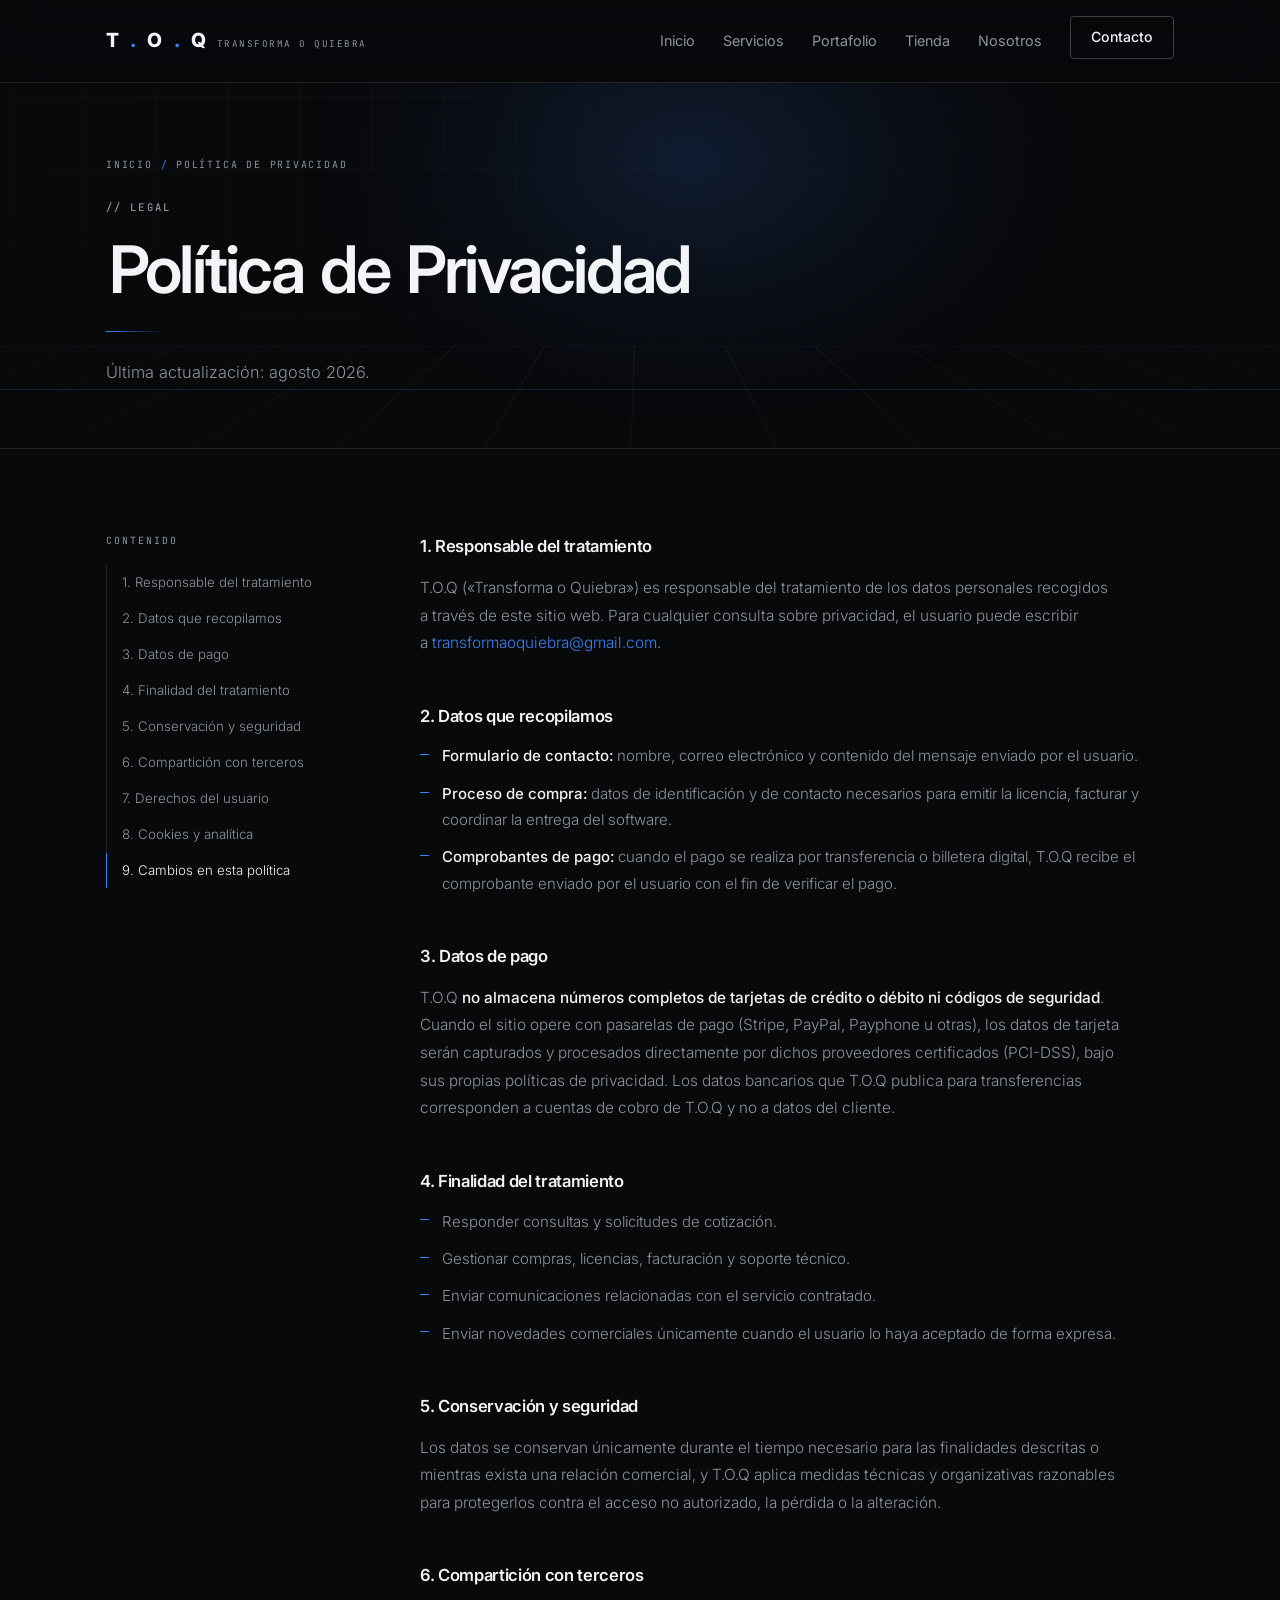
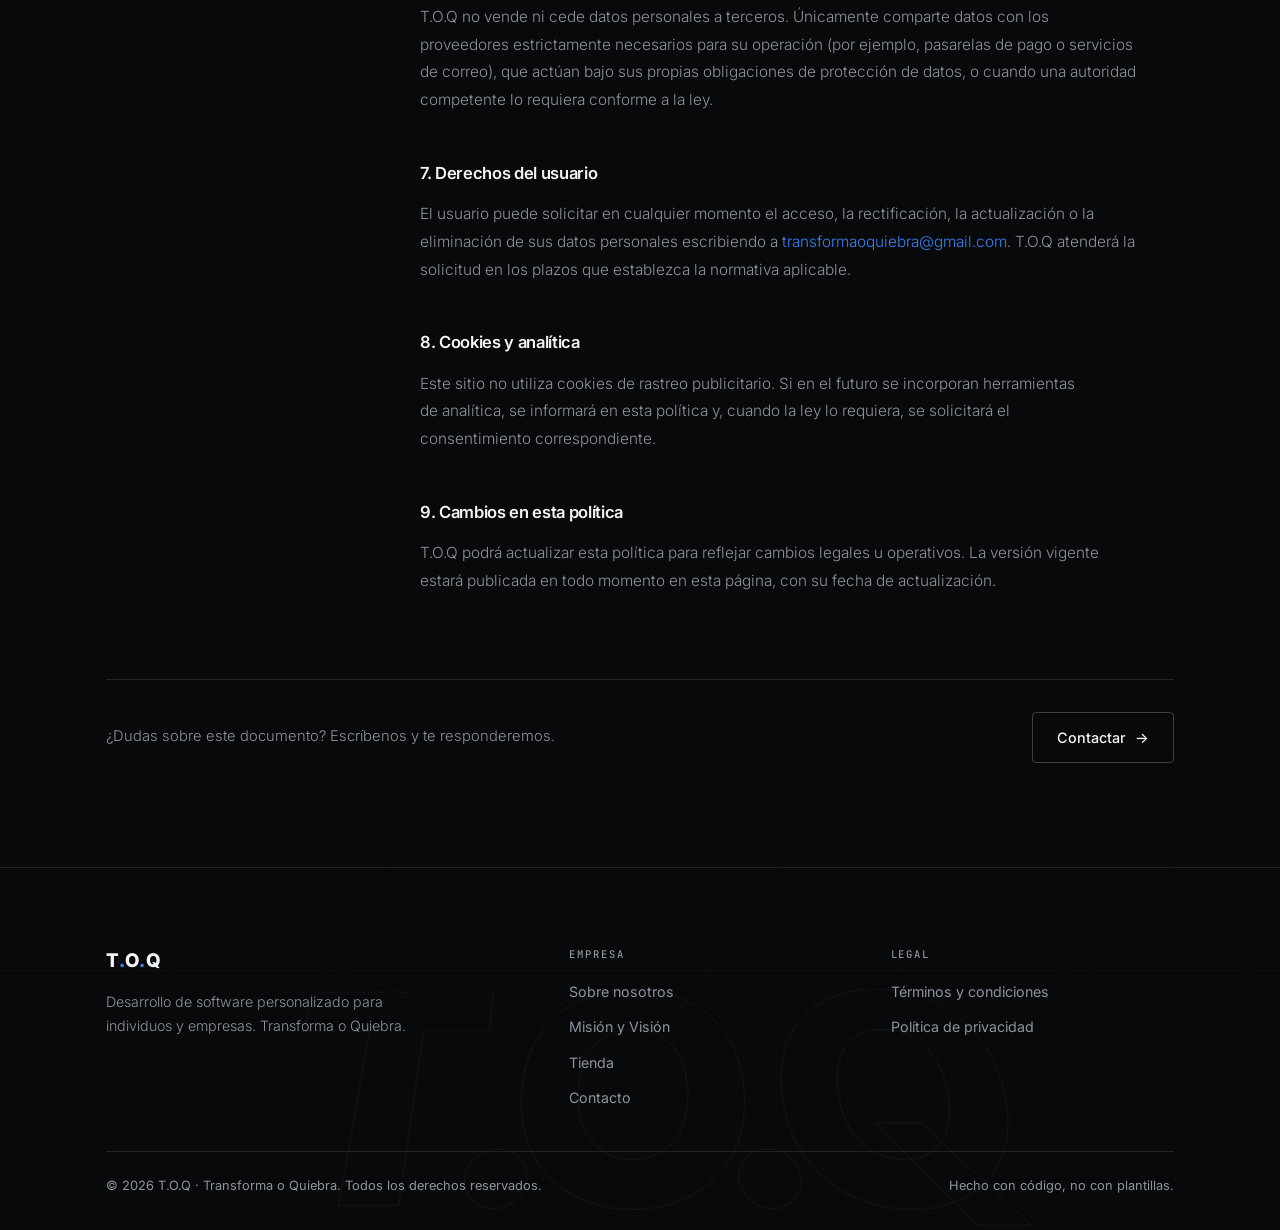
<file: politica-privacidad.html>
<!DOCTYPE html>
<html lang="es">
<head>
  <meta charset="UTF-8">
  <meta name="viewport" content="width=device-width, initial-scale=1">
  <title>Política de Privacidad — T.O.Q</title>
  <meta name="description" content="Cómo T.O.Q recopila, usa y protege los datos personales de sus usuarios y clientes.">
  <meta name="theme-color" content="#08090b">
  <link rel="preconnect" href="https://fonts.googleapis.com">
  <link rel="preconnect" href="https://fonts.gstatic.com" crossorigin>
  <link href="https://fonts.googleapis.com/css2?family=Inter:wght@300;400;500;600;700;800&family=JetBrains+Mono:wght@400;500&display=swap" rel="stylesheet">
  <link rel="stylesheet" href="css/styles.css">
</head>
<body>
<div data-root style="background:var(--bg);color:var(--text);font-family:var(--sans);position:relative;overflow-x:hidden">

  <div aria-hidden="true" style="position:fixed;top:0;left:0;right:0;height:2px;z-index:60;transform:scaleX(0);transform-origin:0 50%;background:linear-gradient(90deg,transparent,var(--accent));animation:toqProgress linear both;animation-timeline:scroll(root);pointer-events:none"></div>

  <header data-header style="position:sticky;top:0;z-index:50;backdrop-filter:blur(18px) saturate(150%);-webkit-backdrop-filter:blur(18px) saturate(150%);background:rgba(8,9,11,.66);border-bottom:1px solid var(--border);transition:background .35s var(--eo),border-color .35s var(--eo)">
    <nav data-nav style="max-width:var(--maxw);margin:0 auto;padding:16px 26px;display:flex;align-items:center;justify-content:space-between;gap:18px;position:relative;transition:padding .35s var(--eo)">
      <a href="index.html" style="font-weight:800;font-size:1.22rem;letter-spacing:.06em;color:var(--text);display:flex;align-items:baseline;gap:10px">T<span style="color:var(--accent)">.</span>O<span style="color:var(--accent)">.</span>Q <small style="font-family:var(--mono);font-size:.58rem;font-weight:400;color:var(--muted);letter-spacing:.16em;text-transform:uppercase">Transforma o Quiebra</small></a>
      <button class="x1" data-burger type="button" aria-label="Abrir menú" style="display:none;align-items:center;justify-content:center;width:40px;height:36px;background:transparent;border:1px solid var(--border);border-radius:var(--r);color:var(--text);cursor:pointer;font-size:1rem;transition:border-color .2s ease">≡</button>
      <ul data-desknav style="display:flex;align-items:center;gap:28px">
        <li><a class="x2 " data-navlink href="index.html" style="color:var(--muted);font-size:.9rem">Inicio</a></li>
        <li><a class="x2 " data-navlink href="index.html#servicios" style="color:var(--muted);font-size:.9rem">Servicios</a></li>
        <li><a class="x2 " data-navlink href="index.html#portafolio" style="color:var(--muted);font-size:.9rem">Portafolio</a></li>
        <li><a class="x2 " data-navlink href="tienda.html" style="color:var(--muted);font-size:.9rem">Tienda</a></li>
        <li><a class="x2 " data-navlink href="sobre-nosotros.html" style="color:var(--muted);font-size:.9rem">Nosotros</a></li>
        <li><a class="x3" data-btn href="index.html#contacto" style="color:var(--text);border:1px solid var(--border-strong);padding:9px 20px;border-radius:var(--r);font-weight:500;font-size:.88rem;display:inline-block;transition:background .2s var(--eo),border-color .2s var(--eo),transform .2s var(--eo)">Contacto</a></li>
      </ul>
      <ul data-mobilenav style="position:absolute;top:100%;left:0;right:0;display:flex;flex-direction:column;gap:0;background:rgba(8,9,11,.97);backdrop-filter:blur(18px);-webkit-backdrop-filter:blur(18px);border-bottom:1px solid var(--border);padding:8px 26px 22px;animation:toqRise .4s var(--eo) both">
          <li style="padding:11px 0;border-bottom:1px solid var(--border);animation:toqRise .45s var(--eo) 0.02s both"><a href="index.html" data-navclose style="color:var(--text);font-size:.98rem">Inicio</a></li>
          <li style="padding:11px 0;border-bottom:1px solid var(--border);animation:toqRise .45s var(--eo) 0.06s both"><a href="index.html#servicios" data-navclose style="color:var(--text);font-size:.98rem">Servicios</a></li>
          <li style="padding:11px 0;border-bottom:1px solid var(--border);animation:toqRise .45s var(--eo) 0.10s both"><a href="index.html#portafolio" data-navclose style="color:var(--text);font-size:.98rem">Portafolio</a></li>
          <li style="padding:11px 0;border-bottom:1px solid var(--border);animation:toqRise .45s var(--eo) 0.14s both"><a href="tienda.html" data-navclose style="color:var(--text);font-size:.98rem">Tienda</a></li>
          <li style="padding:11px 0;border-bottom:1px solid var(--border);animation:toqRise .45s var(--eo) 0.18s both"><a href="sobre-nosotros.html" data-navclose style="color:var(--text);font-size:.98rem">Nosotros</a></li>
          <li style="padding:16px 0 0;animation:toqRise .45s var(--eo) .24s both"><a data-btn href="index.html#contacto" data-navclose style="display:block;text-align:center;color:var(--text);border:1px solid var(--border-strong);padding:12px 20px;border-radius:var(--r);font-weight:500">Contacto</a></li>
        </ul>
    </nav>
  </header>

  <main style="position:relative;z-index:1">

    <section data-hero style="position:relative;padding:74px 0 62px;overflow:hidden;isolation:isolate;border-bottom:1px solid var(--border)">
      <div aria-hidden="true" style="position:absolute;inset:0;z-index:-1;pointer-events:none;overflow:hidden">
        <div style="position:absolute;inset:-16%;background-image:linear-gradient(rgba(255,255,255,.032) 1px,transparent 1px),linear-gradient(90deg,rgba(255,255,255,.032) 1px,transparent 1px);background-size:72px 72px;animation:toqGrid 26s linear infinite;-webkit-mask-image:radial-gradient(ellipse 70% 70% at 30% 20%,#000 0%,rgba(0,0,0,.3) 58%,transparent 80%);mask-image:radial-gradient(ellipse 70% 70% at 30% 20%,#000 0%,rgba(0,0,0,.3) 58%,transparent 80%)"></div>
        <div data-floor style="position:absolute;inset:0;perspective:420px">
          <div style="position:absolute;left:-70%;right:-70%;top:72%;height:150%;transform:rotateX(79deg);transform-origin:50% 0;overflow:hidden;-webkit-mask-image:linear-gradient(180deg,#000 0%,transparent 46%);mask-image:linear-gradient(180deg,#000 0%,transparent 46%)">
            <div style="position:absolute;left:0;right:0;top:-90px;bottom:-90px;background-image:linear-gradient(var(--accent-line) 1px,transparent 1px),linear-gradient(90deg,rgba(255,255,255,.06) 1px,transparent 1px);background-size:90px 90px;animation:toqFloor 4.2s linear infinite;will-change:transform"></div>
          </div>
        </div>
        <div data-aurora style="position:absolute;top:-56%;left:22%;width:min(820px,110vw);height:560px;background:radial-gradient(ellipse at center,var(--accent-soft) 0%,rgba(59,130,246,.04) 40%,transparent 68%);animation:toqDrift 24s ease-in-out infinite;will-change:transform"></div>
        <div data-glow style="position:absolute;top:0;left:0;width:460px;height:460px;margin:-230px 0 0 -230px;background:radial-gradient(circle at center,rgba(59,130,246,.10) 0%,transparent 62%);opacity:0;transition:opacity .6s var(--eo),transform .5s var(--eo);will-change:transform"></div>
      </div>
      <div style="max-width:var(--maxw);margin:0 auto;padding:0 26px;position:relative">
        <nav class="breadcrumb" aria-label="Ruta" style="font-family:var(--mono);font-size:.62rem;letter-spacing:.18em;text-transform:uppercase;color:var(--muted);margin-bottom:26px;animation:toqFade .8s var(--eo) both"><a href="index.html">Inicio</a> <span style="color:var(--accent)">/</span> Política de privacidad</nav>
        <span style="font-family:var(--mono);font-size:.66rem;font-weight:500;text-transform:uppercase;letter-spacing:.2em;color:var(--muted);display:block;margin-bottom:20px;animation:toqRise .8s var(--eo) .05s both">// Legal</span>
        <h1 style="font-size:clamp(2.3rem,6vw,4.1rem);font-weight:600;letter-spacing:-.042em;line-height:1.02;display:flex;flex-wrap:wrap;gap:0 .18em"><span style="display:inline-block;overflow:hidden;padding:0 .04em"><span style="display:inline-block;animation:toqFlip 1.05s var(--eo) 0.08s both">Política</span></span> <span style="display:inline-block;overflow:hidden;padding:0 .04em"><span style="display:inline-block;animation:toqFlip 1.05s var(--eo) 0.17s both">de</span></span> <span style="display:inline-block;overflow:hidden;padding:0 .04em"><span style="display:inline-block;animation:toqFlip 1.05s var(--eo) 0.26s both">Privacidad</span></span></h1>
        <div style="width:56px;height:1px;background:linear-gradient(90deg,var(--accent),transparent);margin:28px 0 0;transform:scaleX(0);transform-origin:0 50%;animation:toqGrow .9s var(--eo) .55s both"></div>
        <p style="color:var(--muted);max-width:58ch;margin:26px 0 0;font-size:1.02rem;font-weight:300;line-height:1.75;text-wrap:pretty;animation:toqRise 1s var(--eo) .48s both">Última actualización: agosto 2026.</p>
      </div>
    </section>

    <section data-sec style="padding:84px 0 104px">
      <div style="max-width:var(--maxw);margin:0 auto;padding:0 26px">
        <div data-legal style="display:grid;grid-template-columns:250px 1fr;gap:64px;align-items:start">
          <aside data-sticky style="position:sticky;top:104px">
            <span style="font-family:var(--mono);font-size:.62rem;letter-spacing:.2em;text-transform:uppercase;color:var(--muted);display:block;margin-bottom:16px">Contenido</span>
            <nav class="toc" data-toc aria-label="Índice">
            <a href="#s1">1. Responsable del tratamiento</a>
            <a href="#s2">2. Datos que recopilamos</a>
            <a href="#s3">3. Datos de pago</a>
            <a href="#s4">4. Finalidad del tratamiento</a>
            <a href="#s5">5. Conservación y seguridad</a>
            <a href="#s6">6. Compartición con terceros</a>
            <a href="#s7">7. Derechos del usuario</a>
            <a href="#s8">8. Cookies y analítica</a>
            <a href="#s9">9. Cambios en esta política</a>
            </nav>
          </aside>
          <div class="prose-legal" data-reveal style="opacity:0;transform:translateY(20px);transition:opacity .8s var(--eo),transform .8s var(--eo)">
          <h2 id="s1">1. Responsable del tratamiento</h2>
          <p>T.O.Q («Transforma o Quiebra») es responsable del tratamiento de los datos personales recogidos a través de este sitio web. Para cualquier consulta sobre privacidad, el usuario puede escribir a <a href="mailto:transformaoquiebra@gmail.com">transformaoquiebra@gmail.com</a>.</p>
          <h2 id="s2">2. Datos que recopilamos</h2>
          <ul><li><strong>Formulario de contacto:</strong> nombre, correo electrónico y contenido del mensaje enviado por el usuario.</li><li><strong>Proceso de compra:</strong> datos de identificación y de contacto necesarios para emitir la licencia, facturar y coordinar la entrega del software.</li><li><strong>Comprobantes de pago:</strong> cuando el pago se realiza por transferencia o billetera digital, T.O.Q recibe el comprobante enviado por el usuario con el fin de verificar el pago.</li></ul>
          <h2 id="s3">3. Datos de pago</h2>
          <p>T.O.Q <strong>no almacena números completos de tarjetas de crédito o débito ni códigos de seguridad</strong>. Cuando el sitio opere con pasarelas de pago (Stripe, PayPal, Payphone u otras), los datos de tarjeta serán capturados y procesados directamente por dichos proveedores certificados (PCI-DSS), bajo sus propias políticas de privacidad. Los datos bancarios que T.O.Q publica para transferencias corresponden a cuentas de cobro de T.O.Q y no a datos del cliente.</p>
          <h2 id="s4">4. Finalidad del tratamiento</h2>
          <ul><li>Responder consultas y solicitudes de cotización.</li><li>Gestionar compras, licencias, facturación y soporte técnico.</li><li>Enviar comunicaciones relacionadas con el servicio contratado.</li><li>Enviar novedades comerciales únicamente cuando el usuario lo haya aceptado de forma expresa.</li></ul>
          <h2 id="s5">5. Conservación y seguridad</h2>
          <p>Los datos se conservan únicamente durante el tiempo necesario para las finalidades descritas o mientras exista una relación comercial, y T.O.Q aplica medidas técnicas y organizativas razonables para protegerlos contra el acceso no autorizado, la pérdida o la alteración.</p>
          <h2 id="s6">6. Compartición con terceros</h2>
          <p>T.O.Q no vende ni cede datos personales a terceros. Únicamente comparte datos con los proveedores estrictamente necesarios para su operación (por ejemplo, pasarelas de pago o servicios de correo), que actúan bajo sus propias obligaciones de protección de datos, o cuando una autoridad competente lo requiera conforme a la ley.</p>
          <h2 id="s7">7. Derechos del usuario</h2>
          <p>El usuario puede solicitar en cualquier momento el acceso, la rectificación, la actualización o la eliminación de sus datos personales escribiendo a <a href="mailto:transformaoquiebra@gmail.com">transformaoquiebra@gmail.com</a>. T.O.Q atenderá la solicitud en los plazos que establezca la normativa aplicable.</p>
          <h2 id="s8">8. Cookies y analítica</h2>
          <p>Este sitio no utiliza cookies de rastreo publicitario. Si en el futuro se incorporan herramientas de analítica, se informará en esta política y, cuando la ley lo requiera, se solicitará el consentimiento correspondiente.</p>
          <h2 id="s9">9. Cambios en esta política</h2>
          <p>T.O.Q podrá actualizar esta política para reflejar cambios legales u operativos. La versión vigente estará publicada en todo momento en esta página, con su fecha de actualización.</p>
          </div>
        </div>
        <div data-reveal data-d="60" style="margin-top:70px;border-top:1px solid var(--border);padding-top:32px;display:flex;align-items:center;justify-content:space-between;gap:20px;flex-wrap:wrap;opacity:0;transform:translateY(20px);transition:opacity .8s var(--eo),transform .8s var(--eo)">
          <p style="color:var(--muted);font-size:.92rem;font-weight:300;margin:0">¿Dudas sobre este documento? Escríbenos y te responderemos.</p>
          <a class="x9" data-btn href="index.html#contacto" style="display:inline-flex;align-items:center;justify-content:center;gap:9px;padding:13px 24px;border-radius:var(--r);font-weight:500;font-size:.9rem;color:var(--text);border:1px solid var(--border-strong);white-space:nowrap;transition:background .2s var(--eo),border-color .2s var(--eo),transform .2s var(--eo)">Contactar <span data-arrow>&#8594;</span></a>
        </div>
      </div>
    </section>

  </main>

  <footer style="border-top:1px solid var(--border);background:var(--bg);padding:78px 0 34px;position:relative;overflow:hidden">
    <div aria-hidden="true" style="position:absolute;left:0;right:0;bottom:0;height:58%;perspective:340px;pointer-events:none;opacity:.5">
      <div style="position:absolute;left:-60%;right:-60%;top:0;height:220%;transform:rotateX(80deg);transform-origin:50% 0;overflow:hidden;-webkit-mask-image:linear-gradient(180deg,#000,transparent 55%);mask-image:linear-gradient(180deg,#000,transparent 55%)">
        <div style="position:absolute;left:0;right:0;top:-90px;bottom:-90px;background-image:linear-gradient(var(--accent-line) 1px,transparent 1px),linear-gradient(90deg,rgba(255,255,255,.06) 1px,transparent 1px);background-size:90px 90px;animation:toqFloor 5.6s linear infinite;will-change:transform"></div>
      </div>
    </div>
    <div aria-hidden="true" style="position:absolute;left:50%;bottom:-6%;transform:translateX(-50%) perspective(700px) rotateX(24deg);font-size:clamp(7rem,26vw,20rem);font-weight:800;letter-spacing:-.05em;line-height:1;color:transparent;-webkit-text-stroke:1px rgba(255,255,255,.05);pointer-events:none;user-select:none;white-space:nowrap">T.O.Q</div>
    <div style="max-width:var(--maxw);margin:0 auto;padding:0 26px;position:relative">
      <div data-split style="display:grid;grid-template-columns:1.5fr 1fr 1fr;gap:38px;margin-bottom:40px">
        <div data-reveal style="opacity:0;transform:translateY(20px);transition:opacity .7s var(--eo),transform .7s var(--eo)">
          <a href="index.html" style="font-weight:800;font-size:1.18rem;letter-spacing:.06em;color:var(--text)">T<span style="color:var(--accent)">.</span>O<span style="color:var(--accent)">.</span>Q</a>
          <p style="margin-top:14px;color:var(--muted);font-size:.89rem;max-width:300px;font-weight:300;line-height:1.7">Desarrollo de software personalizado para individuos y empresas. Transforma o Quiebra.</p>
        </div>
        <div data-reveal data-d="90" style="opacity:0;transform:translateY(20px);transition:opacity .7s var(--eo),transform .7s var(--eo)">
          <h4 style="font-family:var(--mono);font-size:.66rem;text-transform:uppercase;letter-spacing:.18em;color:var(--muted);margin-bottom:16px;font-weight:500">Empresa</h4>
          <ul style="display:grid;gap:10px">
            <li><a data-flink href="sobre-nosotros.html" style="color:var(--muted);font-size:.89rem">Sobre nosotros</a></li>
            <li><a data-flink href="mision-vision.html" style="color:var(--muted);font-size:.89rem">Misión y Visión</a></li>
            <li><a data-flink href="tienda.html" style="color:var(--muted);font-size:.89rem">Tienda</a></li>
            <li><a data-flink href="index.html#contacto" style="color:var(--muted);font-size:.89rem">Contacto</a></li>
          </ul>
        </div>
        <div data-reveal data-d="170" style="opacity:0;transform:translateY(20px);transition:opacity .7s var(--eo),transform .7s var(--eo)">
          <h4 style="font-family:var(--mono);font-size:.66rem;text-transform:uppercase;letter-spacing:.18em;color:var(--muted);margin-bottom:16px;font-weight:500">Legal</h4>
          <ul style="display:grid;gap:10px">
            <li><a data-flink href="terminos-condiciones.html" style="color:var(--muted);font-size:.89rem">Términos y condiciones</a></li>
            <li><a data-flink href="politica-privacidad.html" style="color:var(--muted);font-size:.89rem">Política de privacidad</a></li>
          </ul>
        </div>
      </div>
      <div style="border-top:1px solid var(--border);padding-top:24px;display:flex;justify-content:space-between;flex-wrap:wrap;gap:10px;color:var(--muted);font-size:.8rem">
        <span>© <span data-year>2026</span> T.O.Q · Transforma o Quiebra. Todos los derechos reservados.</span>
        <span>Hecho con código, no con plantillas.</span>
      </div>
    </div>
  </footer>

</div>
<script src="js/main.js" defer></script>
</body>
</html>
</file>
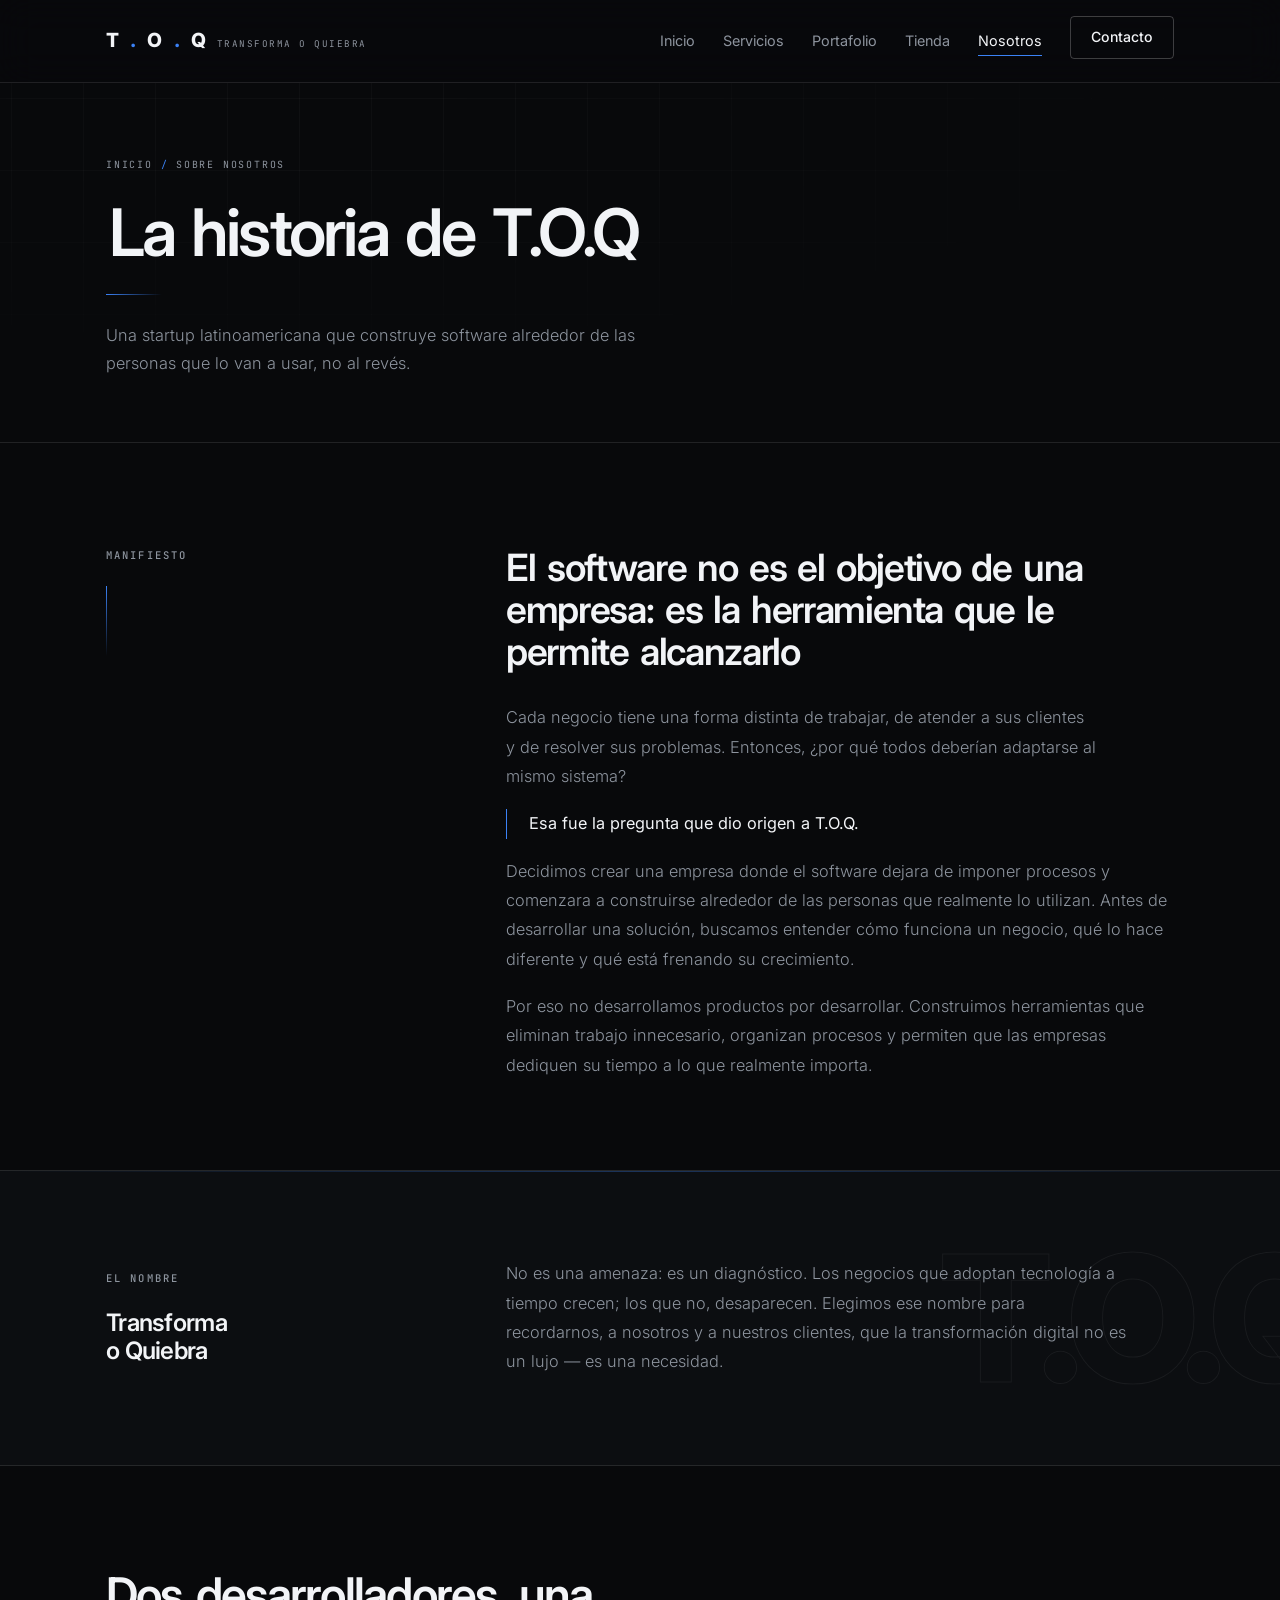
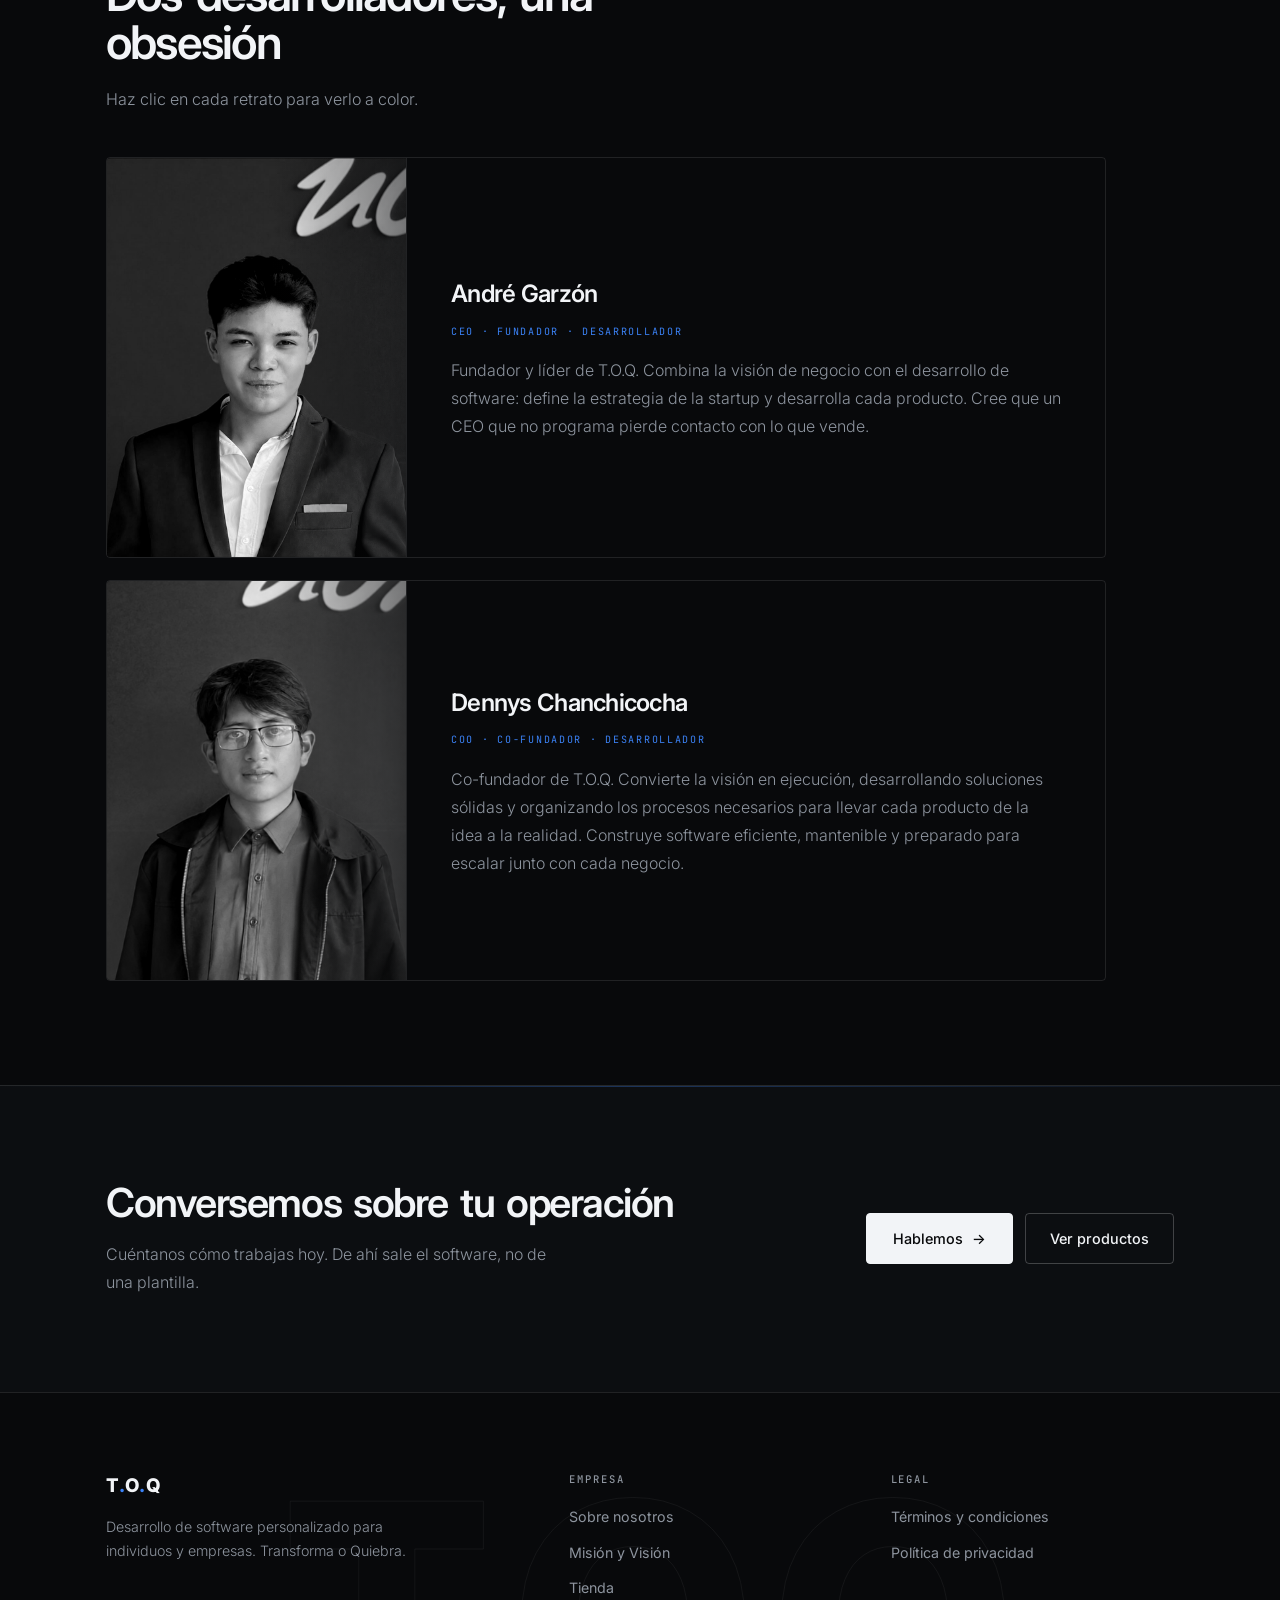
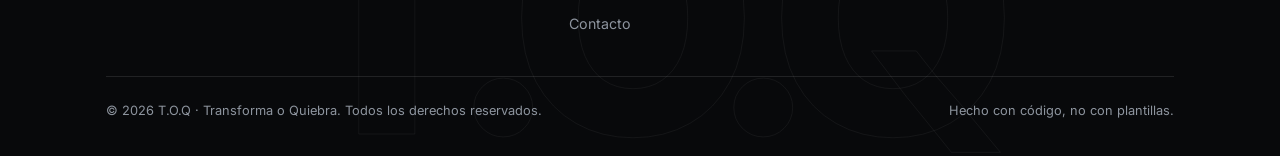
<file: sobre-nosotros.html>
<!DOCTYPE html>
<html lang="es">
<head>
  <meta charset="UTF-8">
  <meta name="viewport" content="width=device-width, initial-scale=1">
  <title>Sobre nosotros — T.O.Q</title>
  <meta name="description" content="La historia de T.O.Q y los perfiles de sus fundadores: André Garzón y Dennys Chanchicocha.">
  <meta name="theme-color" content="#08090b">
  <link rel="preconnect" href="https://fonts.googleapis.com">
  <link rel="preconnect" href="https://fonts.gstatic.com" crossorigin>
  <link href="https://fonts.googleapis.com/css2?family=Inter:wght@300;400;500;600;700;800&family=JetBrains+Mono:wght@400;500&display=swap" rel="stylesheet">
  <link rel="stylesheet" href="css/styles.css">
</head>
<body>
<div data-root style="background:var(--bg);color:var(--text);font-family:var(--sans);position:relative;overflow-x:hidden">

  <div aria-hidden="true" style="position:fixed;top:0;left:0;right:0;height:2px;z-index:60;transform:scaleX(0);transform-origin:0 50%;background:linear-gradient(90deg,transparent,var(--accent));animation:toqProgress linear both;animation-timeline:scroll(root);pointer-events:none"></div>

  <header data-header style="position:sticky;top:0;z-index:50;backdrop-filter:blur(18px) saturate(150%);-webkit-backdrop-filter:blur(18px) saturate(150%);background:rgba(8,9,11,.66);border-bottom:1px solid var(--border);transition:background .35s var(--eo),border-color .35s var(--eo)">
    <nav data-nav style="max-width:var(--maxw);margin:0 auto;padding:16px 26px;display:flex;align-items:center;justify-content:space-between;gap:18px;position:relative;transition:padding .35s var(--eo)">
      <a href="index.html" style="font-weight:800;font-size:1.22rem;letter-spacing:.06em;color:var(--text);display:flex;align-items:baseline;gap:10px">T<span style="color:var(--accent)">.</span>O<span style="color:var(--accent)">.</span>Q <small style="font-family:var(--mono);font-size:.58rem;font-weight:400;color:var(--muted);letter-spacing:.16em;text-transform:uppercase">Transforma o Quiebra</small></a>
      <button class="x1" data-burger type="button" aria-label="Abrir menú" style="display:none;align-items:center;justify-content:center;width:40px;height:36px;background:transparent;border:1px solid var(--border);border-radius:var(--r);color:var(--text);cursor:pointer;font-size:1rem;transition:border-color .2s ease">≡</button>
      <ul data-desknav style="display:flex;align-items:center;gap:28px">
        <li><a class="x2 " data-navlink href="index.html" style="color:var(--muted);font-size:.9rem">Inicio</a></li>
        <li><a class="x2 " data-navlink href="index.html#servicios" style="color:var(--muted);font-size:.9rem">Servicios</a></li>
        <li><a class="x2 " data-navlink href="index.html#portafolio" style="color:var(--muted);font-size:.9rem">Portafolio</a></li>
        <li><a class="x2 " data-navlink href="tienda.html" style="color:var(--muted);font-size:.9rem">Tienda</a></li>
        <li><a class="" data-navlink data-on href="sobre-nosotros.html" style="color:var(--text);font-size:.9rem">Nosotros</a></li>
        <li><a class="x3" data-btn href="index.html#contacto" style="color:var(--text);border:1px solid var(--border-strong);padding:9px 20px;border-radius:var(--r);font-weight:500;font-size:.88rem;display:inline-block;transition:background .2s var(--eo),border-color .2s var(--eo),transform .2s var(--eo)">Contacto</a></li>
      </ul>
      <ul data-mobilenav style="position:absolute;top:100%;left:0;right:0;display:flex;flex-direction:column;gap:0;background:rgba(8,9,11,.97);backdrop-filter:blur(18px);-webkit-backdrop-filter:blur(18px);border-bottom:1px solid var(--border);padding:8px 26px 22px;animation:toqRise .4s var(--eo) both">
          <li style="padding:11px 0;border-bottom:1px solid var(--border);animation:toqRise .45s var(--eo) 0.02s both"><a href="index.html" data-navclose style="color:var(--text);font-size:.98rem">Inicio</a></li>
          <li style="padding:11px 0;border-bottom:1px solid var(--border);animation:toqRise .45s var(--eo) 0.06s both"><a href="index.html#servicios" data-navclose style="color:var(--text);font-size:.98rem">Servicios</a></li>
          <li style="padding:11px 0;border-bottom:1px solid var(--border);animation:toqRise .45s var(--eo) 0.10s both"><a href="index.html#portafolio" data-navclose style="color:var(--text);font-size:.98rem">Portafolio</a></li>
          <li style="padding:11px 0;border-bottom:1px solid var(--border);animation:toqRise .45s var(--eo) 0.14s both"><a href="tienda.html" data-navclose style="color:var(--text);font-size:.98rem">Tienda</a></li>
          <li style="padding:11px 0;border-bottom:1px solid var(--border);animation:toqRise .45s var(--eo) 0.18s both"><a href="sobre-nosotros.html" data-navclose style="color:var(--text);font-size:.98rem">Nosotros</a></li>
          <li style="padding:16px 0 0;animation:toqRise .45s var(--eo) .24s both"><a data-btn href="index.html#contacto" data-navclose style="display:block;text-align:center;color:var(--text);border:1px solid var(--border-strong);padding:12px 20px;border-radius:var(--r);font-weight:500">Contacto</a></li>
        </ul>
    </nav>
  </header>

  <main style="position:relative;z-index:1">

    <section data-hero style="position:relative;padding:74px 0 64px;overflow:hidden;isolation:isolate;border-bottom:1px solid var(--border)">
      <div aria-hidden="true" style="position:absolute;inset:0;z-index:-1;pointer-events:none;overflow:hidden">
        <div style="position:absolute;inset:-16%;background-image:linear-gradient(rgba(255,255,255,.032) 1px,transparent 1px),linear-gradient(90deg,rgba(255,255,255,.032) 1px,transparent 1px);background-size:72px 72px;-webkit-mask-image:radial-gradient(ellipse 70% 70% at 30% 20%,#000 0%,rgba(0,0,0,.3) 58%,transparent 80%);mask-image:radial-gradient(ellipse 70% 70% at 30% 20%,#000 0%,rgba(0,0,0,.3) 58%,transparent 80%)"></div>
      </div>
      <div style="max-width:var(--maxw);margin:0 auto;padding:0 26px;position:relative">
        <nav class="breadcrumb" aria-label="Ruta" style="font-family:var(--mono);font-size:.62rem;letter-spacing:.18em;text-transform:uppercase;color:var(--muted);margin-bottom:26px;animation:toqFade .8s var(--eo) both"><a href="index.html">Inicio</a> <span style="color:var(--accent)">/</span> Sobre nosotros</nav>
        <div data-split style="display:grid;grid-template-columns:1fr;gap:44px;align-items:end">
          <div>
            <h1 style="font-size:clamp(2.3rem,6vw,4.1rem);font-weight:600;letter-spacing:-.042em;line-height:1.02;display:flex;flex-wrap:wrap;gap:0 .18em"><span style="display:inline-block;overflow:hidden;padding:0 .04em"><span style="display:inline-block;animation:toqFlip 1.05s var(--eo) 0.08s both">La</span></span> <span style="display:inline-block;overflow:hidden;padding:0 .04em"><span style="display:inline-block;animation:toqFlip 1.05s var(--eo) 0.17s both">historia</span></span> <span style="display:inline-block;overflow:hidden;padding:0 .04em"><span style="display:inline-block;animation:toqFlip 1.05s var(--eo) 0.26s both">de</span></span> <span style="display:inline-block;overflow:hidden;padding:0 .04em"><span style="display:inline-block;animation:toqFlip 1.05s var(--eo) 0.35s both">T.O.Q</span></span></h1>
            <div style="width:56px;height:1px;background:linear-gradient(90deg,var(--accent),transparent);margin:28px 0 0;transform:scaleX(0);transform-origin:0 50%;animation:toqGrow .9s var(--eo) .55s both"></div>
            <p style="color:var(--muted);max-width:58ch;margin:26px 0 0;font-size1.02rem;font-size:1.02rem;font-weight:300;line-height:1.75;text-wrap:pretty;animation:toqRise 1s var(--eo) .48s both">Una startup latinoamericana que construye software alrededor de las personas que lo van a usar, no al revés.</p>
          </div>
          
        </div>
      </div>
    </section>

    <section data-sec style="padding:104px 0 90px">
      <div style="max-width:var(--maxw);margin:0 auto;padding:0 26px">
        <div data-split style="display:grid;grid-template-columns:.34fr .66fr;gap:56px;align-items:start">
          <div data-sticky style="position:sticky;top:110px">
            <span data-reveal style="font-family:var(--mono);font-size:.66rem;font-weight:500;text-transform:uppercase;letter-spacing:.2em;color:var(--muted);display:block;margin-bottom:22px;opacity:0;transform:translateY(14px);transition:opacity .7s var(--eo),transform .7s var(--eo)">Manifiesto</span>
            <div data-manifiesto-line data-reveal data-d="80" style="width:1px;height:70px;background:linear-gradient(180deg,var(--accent),transparent);opacity:0;transform:scaleY(0);transform-origin:50% 0;transition:opacity .5s var(--eo),transform .85s var(--eo)"></div>
          </div>
          <div>
            <h2 style="font-size:clamp(1.65rem,3.4vw,2.35rem);font-weight:600;letter-spacing:-.036em;line-height:1.12;margin-bottom:30px"><span style="display:flex;flex-wrap:wrap;gap:0 .3em"><span data-word data-reveal data-d="40" style="display:inline-block;opacity:0;transform:perspective(900px) rotateX(-58deg) translateY(38px);transform-origin:50% 100%;filter:blur(9px);transition:opacity .75s var(--eo),transform .75s var(--eo),filter .75s var(--eo)">El</span><span data-word data-reveal data-d="110" style="display:inline-block;opacity:0;transform:perspective(900px) rotateX(-58deg) translateY(38px);transform-origin:50% 100%;filter:blur(9px);transition:opacity .75s var(--eo),transform .75s var(--eo),filter .75s var(--eo)">software</span><span data-word data-reveal data-d="180" style="display:inline-block;opacity:0;transform:perspective(900px) rotateX(-58deg) translateY(38px);transform-origin:50% 100%;filter:blur(9px);transition:opacity .75s var(--eo),transform .75s var(--eo),filter .75s var(--eo)">no</span><span data-word data-reveal data-d="250" style="display:inline-block;opacity:0;transform:perspective(900px) rotateX(-58deg) translateY(38px);transform-origin:50% 100%;filter:blur(9px);transition:opacity .75s var(--eo),transform .75s var(--eo),filter .75s var(--eo)">es</span><span data-word data-reveal data-d="320" style="display:inline-block;opacity:0;transform:perspective(900px) rotateX(-58deg) translateY(38px);transform-origin:50% 100%;filter:blur(9px);transition:opacity .75s var(--eo),transform .75s var(--eo),filter .75s var(--eo)">el</span><span data-word data-reveal data-d="390" style="display:inline-block;opacity:0;transform:perspective(900px) rotateX(-58deg) translateY(38px);transform-origin:50% 100%;filter:blur(9px);transition:opacity .75s var(--eo),transform .75s var(--eo),filter .75s var(--eo)">objetivo</span><span data-word data-reveal data-d="460" style="display:inline-block;opacity:0;transform:perspective(900px) rotateX(-58deg) translateY(38px);transform-origin:50% 100%;filter:blur(9px);transition:opacity .75s var(--eo),transform .75s var(--eo),filter .75s var(--eo)">de</span><span data-word data-reveal data-d="530" style="display:inline-block;opacity:0;transform:perspective(900px) rotateX(-58deg) translateY(38px);transform-origin:50% 100%;filter:blur(9px);transition:opacity .75s var(--eo),transform .75s var(--eo),filter .75s var(--eo)">una</span><span data-word data-reveal data-d="600" style="display:inline-block;opacity:0;transform:perspective(900px) rotateX(-58deg) translateY(38px);transform-origin:50% 100%;filter:blur(9px);transition:opacity .75s var(--eo),transform .75s var(--eo),filter .75s var(--eo)">empresa:</span><span data-word data-reveal data-d="670" style="display:inline-block;opacity:0;transform:perspective(900px) rotateX(-58deg) translateY(38px);transform-origin:50% 100%;filter:blur(9px);transition:opacity .75s var(--eo),transform .75s var(--eo),filter .75s var(--eo)">es</span><span data-word data-reveal data-d="740" style="display:inline-block;opacity:0;transform:perspective(900px) rotateX(-58deg) translateY(38px);transform-origin:50% 100%;filter:blur(9px);transition:opacity .75s var(--eo),transform .75s var(--eo),filter .75s var(--eo)">la</span><span data-word data-reveal data-d="810" style="display:inline-block;opacity:0;transform:perspective(900px) rotateX(-58deg) translateY(38px);transform-origin:50% 100%;filter:blur(9px);transition:opacity .75s var(--eo),transform .75s var(--eo),filter .75s var(--eo)">herramienta</span><span data-word data-reveal data-d="880" style="display:inline-block;opacity:0;transform:perspective(900px) rotateX(-58deg) translateY(38px);transform-origin:50% 100%;filter:blur(9px);transition:opacity .75s var(--eo),transform .75s var(--eo),filter .75s var(--eo)">que</span><span data-word data-reveal data-d="950" style="display:inline-block;opacity:0;transform:perspective(900px) rotateX(-58deg) translateY(38px);transform-origin:50% 100%;filter:blur(9px);transition:opacity .75s var(--eo),transform .75s var(--eo),filter .75s var(--eo)">le</span><span data-word data-reveal data-d="1020" style="display:inline-block;opacity:0;transform:perspective(900px) rotateX(-58deg) translateY(38px);transform-origin:50% 100%;filter:blur(9px);transition:opacity .75s var(--eo),transform .75s var(--eo),filter .75s var(--eo)">permite</span><span data-word data-reveal data-d="1090" style="display:inline-block;opacity:0;transform:perspective(900px) rotateX(-58deg) translateY(38px);transform-origin:50% 100%;filter:blur(9px);transition:opacity .75s var(--eo),transform .75s var(--eo),filter .75s var(--eo)">alcanzarlo</span></span></h2>
            <div data-reveal data-d="260" style="display:grid;gap:18px;opacity:0;transform:translateY(20px);transition:opacity .8s var(--eo),transform .8s var(--eo)">
              <p style="color:var(--muted);font-size:1.02rem;font-weight:300;line-height:1.8;text-wrap:pretty">Cada negocio tiene una forma distinta de trabajar, de atender a sus clientes y de resolver sus problemas. Entonces, ¿por qué todos deberían adaptarse al mismo sistema?</p>
              <p style="color:var(--text);font-size:1.02rem;font-weight:400;line-height:1.8;border-left:1px solid var(--accent);padding-left:22px">Esa fue la pregunta que dio origen a T.O.Q.</p>
              <p style="color:var(--muted);font-size:1.02rem;font-weight:300;line-height:1.8;text-wrap:pretty">Decidimos crear una empresa donde el software dejara de imponer procesos y comenzara a construirse alrededor de las personas que realmente lo utilizan. Antes de desarrollar una solución, buscamos entender cómo funciona un negocio, qué lo hace diferente y qué está frenando su crecimiento.</p>
              <p style="color:var(--muted);font-size:1.02rem;font-weight:300;line-height:1.8;text-wrap:pretty">Por eso no desarrollamos productos por desarrollar. Construimos herramientas que eliminan trabajo innecesario, organizan procesos y permiten que las empresas dediquen su tiempo a lo que realmente importa.</p>
            </div>
          </div>
        </div>
      </div>
    </section>

    <section data-sec style="padding:88px 0;background:var(--bg-soft);border-top:1px solid var(--border);border-bottom:1px solid var(--border);position:relative;overflow:hidden">
      <div aria-hidden="true" style="position:absolute;left:0;right:0;top:0;height:1px;background:linear-gradient(90deg,transparent,var(--accent-line) 50%,transparent)"></div>
      <div aria-hidden="true" style="position:absolute;right:-4%;top:50%;transform:translateY(-50%);font-size:clamp(5rem,15vw,11rem);font-weight:800;letter-spacing:-.05em;line-height:1;color:transparent;-webkit-text-stroke:1px rgba(255,255,255,.055);pointer-events:none;user-select:none;white-space:nowrap">T.O.Q</div>
      <div style="max-width:var(--maxw);margin:0 auto;padding:0 26px;position:relative">
        <div data-split style="display:grid;grid-template-columns:.34fr .66fr;gap:56px;align-items:center">
          <div>
            <span data-reveal style="font-family:var(--mono);font-size:.66rem;font-weight:500;text-transform:uppercase;letter-spacing:.2em;color:var(--muted);display:block;margin-bottom:22px;opacity:0;transform:translateY(14px);transition:opacity .7s var(--eo),transform .7s var(--eo)">El nombre</span>
            <p data-reveal data-d="80" style="font-size:1.5rem;font-weight:600;letter-spacing:-.03em;line-height:1.2;opacity:0;transform:translateY(20px);transition:opacity .8s var(--eo),transform .8s var(--eo)">Transforma<br>o Quiebra</p>
          </div>
          <p data-reveal data-d="180" style="color:var(--muted);font-size:1.02rem;font-weight:300;line-height:1.8;max-width:62ch;text-wrap:pretty;opacity:0;transform:translateY(20px);transition:opacity .8s var(--eo),transform .8s var(--eo)">No es una amenaza: es un diagnóstico. Los negocios que adoptan tecnología a tiempo crecen; los que no, desaparecen. Elegimos ese nombre para recordarnos, a nosotros y a nuestros clientes, que la transformación digital no es un lujo — es una necesidad.</p>
        </div>
      </div>
    </section>

    <section data-sec style="padding:104px 0">
      <div style="max-width:var(--maxw);margin:0 auto;padding:0 26px">
        <div style="max-width:640px;margin-bottom:44px">
          <h2 style="font-size:clamp(1.9rem,4.4vw,2.9rem);font-weight:600;letter-spacing:-.038em;line-height:1.05;margin-bottom:18px"><span style="display:flex;flex-wrap:wrap;gap:0 .3em"><span data-word data-reveal data-d="40" style="display:inline-block;opacity:0;transform:translateY(18px);transition:opacity .75s var(--eo),transform .75s var(--eo)">Dos</span><span data-word data-reveal data-d="80" style="display:inline-block;opacity:0;transform:translateY(18px);transition:opacity .75s var(--eo),transform .75s var(--eo)">desarrolladores,</span><span data-word data-reveal data-d="120" style="display:inline-block;opacity:0;transform:translateY(18px);transition:opacity .75s var(--eo),transform .75s var(--eo)">una</span><span data-word data-reveal data-d="160" style="display:inline-block;opacity:0;transform:translateY(18px);transition:opacity .75s var(--eo),transform .75s var(--eo)">obsesión</span></span></h2>
          <p data-reveal data-d="300" style="color:var(--muted);font-size:1.01rem;font-weight:300;line-height:1.75;opacity:0;transform:translateY(20px);transition:opacity .8s var(--eo),transform .8s var(--eo)">Haz clic en cada retrato para verlo a color.</p>
        </div>
        <div style="display:grid;gap:22px;max-width:1000px">
          <article class="x6" data-card data-team data-reveal data-d="60" tabindex="0" style="position:relative;overflow:hidden;border:1px solid var(--border);border-radius:var(--r);background:transparent;opacity:0;transform:translateY(26px);transition:opacity .8s var(--eo),transform .8s var(--eo),border-color .3s var(--eo),background .3s var(--eo),box-shadow .45s var(--eo);cursor:pointer">
            <div data-bentorow style="display:grid;grid-template-columns:300px 1fr;align-items:stretch">
              <div style="position:relative;overflow:hidden;border-right:1px solid var(--border)">
                <img data-photo src="assets/img/equipo/andre-garzon.png" alt="André Garzón" loading="lazy" style="width:100%;height:100%;min-height:330px;aspect-ratio:3 / 4;object-fit:cover;object-position:center 16%;filter:grayscale(100%) contrast(1.04);transition:filter .5s var(--eo),transform .6s var(--eo)">
                <div aria-hidden="true" style="position:absolute;inset:0;background:linear-gradient(90deg,transparent 55%,rgba(8,9,11,.5) 100%);pointer-events:none"></div>
              </div>
              <div style="padding:40px 44px;display:flex;flex-direction:column;justify-content:center">
                <h3 style="font-size:1.5rem;font-weight:600;letter-spacing:-.03em;margin-bottom:10px">André Garzón</h3>
                <span style="font-family:var(--mono);font-size:.63rem;color:var(--accent);text-transform:uppercase;letter-spacing:.17em;display:block;margin-bottom:16px">CEO · Fundador · Desarrollador</span>
                <p style="color:var(--muted);font-size:1rem;font-weight:300;line-height:1.75;text-wrap:pretty">Fundador y líder de T.O.Q. Combina la visión de negocio con el desarrollo de software: define la estrategia de la startup y desarrolla cada producto. Cree que un CEO que no programa pierde contacto con lo que vende.</p>
              </div>
            </div>
          </article>
          <article class="x6" data-card data-team data-reveal data-d="170" tabindex="0" style="position:relative;overflow:hidden;border:1px solid var(--border);border-radius:var(--r);background:transparent;opacity:0;transform:translateY(26px);transition:opacity .8s var(--eo),transform .8s var(--eo),border-color .3s var(--eo),background .3s var(--eo),box-shadow .45s var(--eo);cursor:pointer">
            <div data-bentorow style="display:grid;grid-template-columns:300px 1fr;align-items:stretch">
              <div style="position:relative;overflow:hidden;border-right:1px solid var(--border)">
                <img data-photo src="assets/img/equipo/dennys-chanchicocha.png" alt="Dennys Chanchicocha" loading="lazy" style="width:100%;height:100%;min-height:330px;aspect-ratio:3 / 4;object-fit:cover;object-position:center 16%;filter:grayscale(100%) contrast(1.04);transition:filter .5s var(--eo),transform .6s var(--eo)">
                <div aria-hidden="true" style="position:absolute;inset:0;background:linear-gradient(90deg,transparent 55%,rgba(8,9,11,.5) 100%);pointer-events:none"></div>
              </div>
              <div style="padding:40px 44px;display:flex;flex-direction:column;justify-content:center">
                <h3 style="font-size:1.5rem;font-weight:600;letter-spacing:-.03em;margin-bottom:10px">Dennys Chanchicocha</h3>
                <span style="font-family:var(--mono);font-size:.63rem;color:var(--accent);text-transform:uppercase;letter-spacing:.17em;display:block;margin-bottom:16px">COO · Co-fundador · Desarrollador</span>
                <p style="color:var(--muted);font-size:1rem;font-weight:300;line-height:1.75;text-wrap:pretty">Co-fundador de T.O.Q. Convierte la visión en ejecución, desarrollando soluciones sólidas y organizando los procesos necesarios para llevar cada producto de la idea a la realidad. Construye software eficiente, mantenible y preparado para escalar junto con cada negocio.</p>
              </div>
            </div>
          </article>
        </div>
      </div>
    </section>

    <section data-sec style="padding:96px 0;background:var(--bg-soft);border-top:1px solid var(--border);position:relative;overflow:hidden">
      <div aria-hidden="true" style="position:absolute;left:0;right:0;top:0;height:1px;background:linear-gradient(90deg,transparent,var(--accent-line) 50%,transparent)"></div>
      <div style="max-width:var(--maxw);margin:0 auto;padding:0 26px">
        <div data-bentorow style="display:grid;grid-template-columns:1.4fr .6fr;gap:38px;align-items:center">
          <div>
            <h2 style="font-size:clamp(1.7rem,3.6vw,2.5rem);font-weight:600;letter-spacing:-.036em;line-height:1.06;margin-bottom:16px"><span style="display:flex;flex-wrap:wrap;gap:0 .3em"><span data-word data-reveal data-d="40" style="display:inline-block;opacity:0;transform:translateY(18px);transition:opacity .75s var(--eo),transform .75s var(--eo)">Conversemos</span><span data-word data-reveal data-d="80" style="display:inline-block;opacity:0;transform:translateY(18px);transition:opacity .75s var(--eo),transform .75s var(--eo)">sobre</span><span data-word data-reveal data-d="120" style="display:inline-block;opacity:0;transform:translateY(18px);transition:opacity .75s var(--eo),transform .75s var(--eo)">tu</span><span data-word data-reveal data-d="160" style="display:inline-block;opacity:0;transform:translateY(18px);transition:opacity .75s var(--eo),transform .75s var(--eo)">operación</span></span></h2>
            <p data-reveal data-d="240" style="color:var(--muted);font-size:1rem;font-weight:300;line-height:1.75;max-width:52ch;text-wrap:pretty;opacity:0;transform:translateY(20px);transition:opacity .8s var(--eo),transform .8s var(--eo)">Cuéntanos cómo trabajas hoy. De ahí sale el software, no de una plantilla.</p>
          </div>
          <div data-cta-row data-reveal data-d="120" style="display:flex;gap:12px;flex-wrap:wrap;justify-content:flex-end;opacity:0;transform:translateY(20px);transition:opacity .8s var(--eo),transform .8s var(--eo)">
            <a class="x10" data-btn data-inv data-magnet href="index.html#contacto" style="display:inline-flex;align-items:center;gap:9px;padding:13px 26px;border-radius:var(--r);font-weight:500;font-size:.9rem;background:var(--text);color:var(--bg);border:1px solid var(--text);white-space:nowrap;transition:background .2s var(--eo),transform .2s var(--eo),box-shadow .35s var(--eo)">Hablemos <span data-arrow>&#8594;</span></a>
            <a class="x9" data-btn href="tienda.html" style="display:inline-flex;align-items:center;gap:9px;padding:13px 24px;border-radius:var(--r);font-weight:500;font-size:.9rem;color:var(--text);border:1px solid var(--border-strong);white-space:nowrap;transition:background .2s var(--eo),border-color .2s var(--eo),transform .2s var(--eo)">Ver productos</a>
          </div>
        </div>
      </div>
    </section>

  </main>

  <footer style="border-top:1px solid var(--border);background:var(--bg);padding:78px 0 34px;position:relative;overflow:hidden">
    <div aria-hidden="true" style="position:absolute;left:50%;bottom:-6%;transform:translateX(-50%);font-size:clamp(7rem,26vw,20rem);font-weight:800;letter-spacing:-.05em;line-height:1;color:transparent;-webkit-text-stroke:1px rgba(255,255,255,.05);pointer-events:none;user-select:none;white-space:nowrap">T.O.Q</div>
    <div style="max-width:var(--maxw);margin:0 auto;padding:0 26px;position:relative">
      <div data-split style="display:grid;grid-template-columns:1.5fr 1fr 1fr;gap:38px;margin-bottom:40px">
        <div data-reveal style="opacity:0;transform:translateY(20px);transition:opacity .7s var(--eo),transform .7s var(--eo)">
          <a href="index.html" style="font-weight:800;font-size:1.18rem;letter-spacing:.06em;color:var(--text)">T<span style="color:var(--accent)">.</span>O<span style="color:var(--accent)">.</span>Q</a>
          <p style="margin-top:14px;color:var(--muted);font-size:.89rem;max-width:300px;font-weight:300;line-height:1.7">Desarrollo de software personalizado para individuos y empresas. Transforma o Quiebra.</p>
        </div>
        <div data-reveal data-d="90" style="opacity:0;transform:translateY(20px);transition:opacity .7s var(--eo),transform .7s var(--eo)">
          <h4 style="font-family:var(--mono);font-size:.66rem;text-transform:uppercase;letter-spacing:.18em;color:var(--muted);margin-bottom:16px;font-weight:500">Empresa</h4>
          <ul style="display:grid;gap:10px">
            <li><a data-flink href="sobre-nosotros.html" style="color:var(--muted);font-size:.89rem">Sobre nosotros</a></li>
            <li><a data-flink href="mision-vision.html" style="color:var(--muted);font-size:.89rem">Misión y Visión</a></li>
            <li><a data-flink href="tienda.html" style="color:var(--muted);font-size:.89rem">Tienda</a></li>
            <li><a data-flink href="index.html#contacto" style="color:var(--muted);font-size:.89rem">Contacto</a></li>
          </ul>
        </div>
        <div data-reveal data-d="170" style="opacity:0;transform:translateY(20px);transition:opacity .7s var(--eo),transform .7s var(--eo)">
          <h4 style="font-family:var(--mono);font-size:.66rem;text-transform:uppercase;letter-spacing:.18em;color:var(--muted);margin-bottom:16px;font-weight:500">Legal</h4>
          <ul style="display:grid;gap:10px">
            <li><a data-flink href="terminos-condiciones.html" style="color:var(--muted);font-size:.89rem">Términos y condiciones</a></li>
            <li><a data-flink href="politica-privacidad.html" style="color:var(--muted);font-size:.89rem">Política de privacidad</a></li>
          </ul>
        </div>
      </div>
      <div style="border-top:1px solid var(--border);padding-top:24px;display:flex;justify-content:space-between;flex-wrap:wrap;gap:10px;color:var(--muted);font-size:.8rem">
        <span>© <span data-year>2026</span> T.O.Q · Transforma o Quiebra. Todos los derechos reservados.</span>
        <span>Hecho con código, no con plantillas.</span>
      </div>
    </div>
  </footer>

</div>
<script src="js/main.js" defer></script>
</body>
</html>
</file>
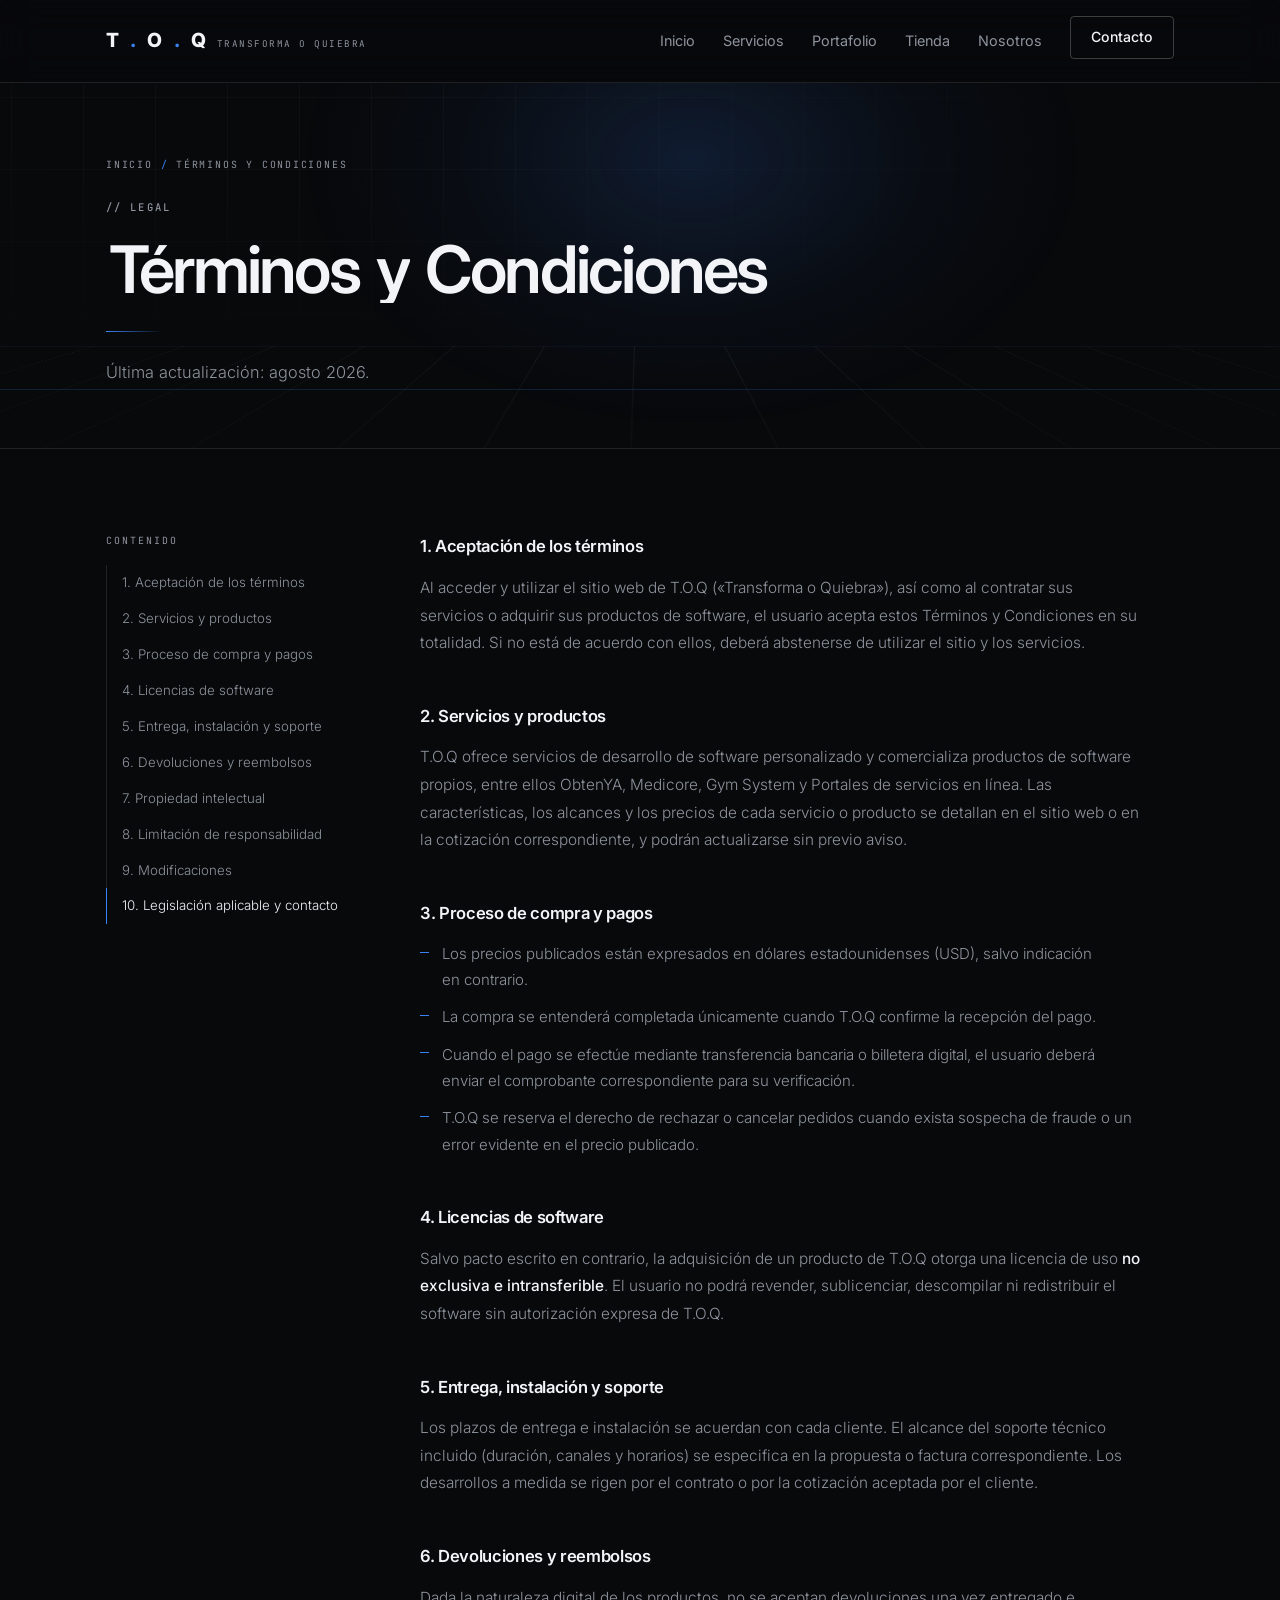
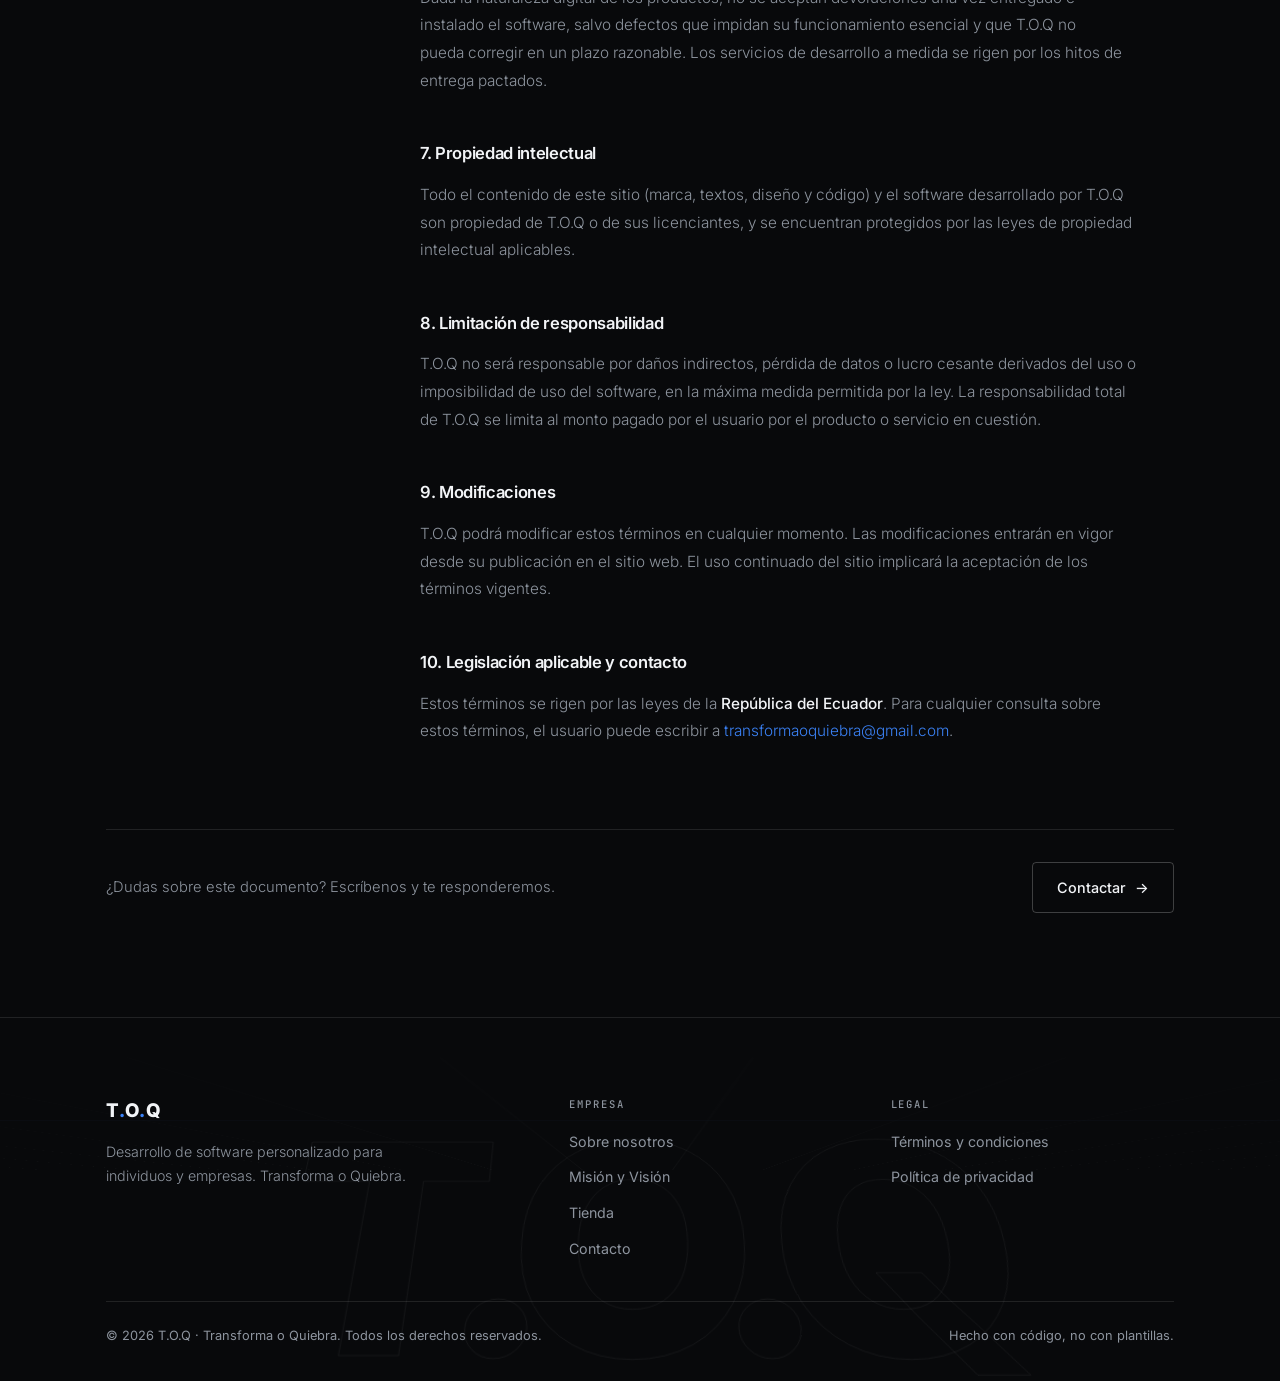
<file: terminos-condiciones.html>
<!DOCTYPE html>
<html lang="es">
<head>
  <meta charset="UTF-8">
  <meta name="viewport" content="width=device-width, initial-scale=1">
  <title>Términos y Condiciones — T.O.Q</title>
  <meta name="description" content="Términos y condiciones de uso, compra y licenciamiento del software de T.O.Q.">
  <meta name="theme-color" content="#08090b">
  <link rel="preconnect" href="https://fonts.googleapis.com">
  <link rel="preconnect" href="https://fonts.gstatic.com" crossorigin>
  <link href="https://fonts.googleapis.com/css2?family=Inter:wght@300;400;500;600;700;800&family=JetBrains+Mono:wght@400;500&display=swap" rel="stylesheet">
  <link rel="stylesheet" href="css/styles.css">
</head>
<body>
<div data-root style="background:var(--bg);color:var(--text);font-family:var(--sans);position:relative;overflow-x:hidden">

  <div aria-hidden="true" style="position:fixed;top:0;left:0;right:0;height:2px;z-index:60;transform:scaleX(0);transform-origin:0 50%;background:linear-gradient(90deg,transparent,var(--accent));animation:toqProgress linear both;animation-timeline:scroll(root);pointer-events:none"></div>

  <header data-header style="position:sticky;top:0;z-index:50;backdrop-filter:blur(18px) saturate(150%);-webkit-backdrop-filter:blur(18px) saturate(150%);background:rgba(8,9,11,.66);border-bottom:1px solid var(--border);transition:background .35s var(--eo),border-color .35s var(--eo)">
    <nav data-nav style="max-width:var(--maxw);margin:0 auto;padding:16px 26px;display:flex;align-items:center;justify-content:space-between;gap:18px;position:relative;transition:padding .35s var(--eo)">
      <a href="index.html" style="font-weight:800;font-size:1.22rem;letter-spacing:.06em;color:var(--text);display:flex;align-items:baseline;gap:10px">T<span style="color:var(--accent)">.</span>O<span style="color:var(--accent)">.</span>Q <small style="font-family:var(--mono);font-size:.58rem;font-weight:400;color:var(--muted);letter-spacing:.16em;text-transform:uppercase">Transforma o Quiebra</small></a>
      <button class="x1" data-burger type="button" aria-label="Abrir menú" style="display:none;align-items:center;justify-content:center;width:40px;height:36px;background:transparent;border:1px solid var(--border);border-radius:var(--r);color:var(--text);cursor:pointer;font-size:1rem;transition:border-color .2s ease">≡</button>
      <ul data-desknav style="display:flex;align-items:center;gap:28px">
        <li><a class="x2 " data-navlink href="index.html" style="color:var(--muted);font-size:.9rem">Inicio</a></li>
        <li><a class="x2 " data-navlink href="index.html#servicios" style="color:var(--muted);font-size:.9rem">Servicios</a></li>
        <li><a class="x2 " data-navlink href="index.html#portafolio" style="color:var(--muted);font-size:.9rem">Portafolio</a></li>
        <li><a class="x2 " data-navlink href="tienda.html" style="color:var(--muted);font-size:.9rem">Tienda</a></li>
        <li><a class="x2 " data-navlink href="sobre-nosotros.html" style="color:var(--muted);font-size:.9rem">Nosotros</a></li>
        <li><a class="x3" data-btn href="index.html#contacto" style="color:var(--text);border:1px solid var(--border-strong);padding:9px 20px;border-radius:var(--r);font-weight:500;font-size:.88rem;display:inline-block;transition:background .2s var(--eo),border-color .2s var(--eo),transform .2s var(--eo)">Contacto</a></li>
      </ul>
      <ul data-mobilenav style="position:absolute;top:100%;left:0;right:0;display:flex;flex-direction:column;gap:0;background:rgba(8,9,11,.97);backdrop-filter:blur(18px);-webkit-backdrop-filter:blur(18px);border-bottom:1px solid var(--border);padding:8px 26px 22px;animation:toqRise .4s var(--eo) both">
          <li style="padding:11px 0;border-bottom:1px solid var(--border);animation:toqRise .45s var(--eo) 0.02s both"><a href="index.html" data-navclose style="color:var(--text);font-size:.98rem">Inicio</a></li>
          <li style="padding:11px 0;border-bottom:1px solid var(--border);animation:toqRise .45s var(--eo) 0.06s both"><a href="index.html#servicios" data-navclose style="color:var(--text);font-size:.98rem">Servicios</a></li>
          <li style="padding:11px 0;border-bottom:1px solid var(--border);animation:toqRise .45s var(--eo) 0.10s both"><a href="index.html#portafolio" data-navclose style="color:var(--text);font-size:.98rem">Portafolio</a></li>
          <li style="padding:11px 0;border-bottom:1px solid var(--border);animation:toqRise .45s var(--eo) 0.14s both"><a href="tienda.html" data-navclose style="color:var(--text);font-size:.98rem">Tienda</a></li>
          <li style="padding:11px 0;border-bottom:1px solid var(--border);animation:toqRise .45s var(--eo) 0.18s both"><a href="sobre-nosotros.html" data-navclose style="color:var(--text);font-size:.98rem">Nosotros</a></li>
          <li style="padding:16px 0 0;animation:toqRise .45s var(--eo) .24s both"><a data-btn href="index.html#contacto" data-navclose style="display:block;text-align:center;color:var(--text);border:1px solid var(--border-strong);padding:12px 20px;border-radius:var(--r);font-weight:500">Contacto</a></li>
        </ul>
    </nav>
  </header>

  <main style="position:relative;z-index:1">

    <section data-hero style="position:relative;padding:74px 0 62px;overflow:hidden;isolation:isolate;border-bottom:1px solid var(--border)">
      <div aria-hidden="true" style="position:absolute;inset:0;z-index:-1;pointer-events:none;overflow:hidden">
        <div style="position:absolute;inset:-16%;background-image:linear-gradient(rgba(255,255,255,.032) 1px,transparent 1px),linear-gradient(90deg,rgba(255,255,255,.032) 1px,transparent 1px);background-size:72px 72px;animation:toqGrid 26s linear infinite;-webkit-mask-image:radial-gradient(ellipse 70% 70% at 30% 20%,#000 0%,rgba(0,0,0,.3) 58%,transparent 80%);mask-image:radial-gradient(ellipse 70% 70% at 30% 20%,#000 0%,rgba(0,0,0,.3) 58%,transparent 80%)"></div>
        <div data-floor style="position:absolute;inset:0;perspective:420px">
          <div style="position:absolute;left:-70%;right:-70%;top:72%;height:150%;transform:rotateX(79deg);transform-origin:50% 0;overflow:hidden;-webkit-mask-image:linear-gradient(180deg,#000 0%,transparent 46%);mask-image:linear-gradient(180deg,#000 0%,transparent 46%)">
            <div style="position:absolute;left:0;right:0;top:-90px;bottom:-90px;background-image:linear-gradient(var(--accent-line) 1px,transparent 1px),linear-gradient(90deg,rgba(255,255,255,.06) 1px,transparent 1px);background-size:90px 90px;animation:toqFloor 4.2s linear infinite;will-change:transform"></div>
          </div>
        </div>
        <div data-aurora style="position:absolute;top:-56%;left:22%;width:min(820px,110vw);height:560px;background:radial-gradient(ellipse at center,var(--accent-soft) 0%,rgba(59,130,246,.04) 40%,transparent 68%);animation:toqDrift 24s ease-in-out infinite;will-change:transform"></div>
        <div data-glow style="position:absolute;top:0;left:0;width:460px;height:460px;margin:-230px 0 0 -230px;background:radial-gradient(circle at center,rgba(59,130,246,.10) 0%,transparent 62%);opacity:0;transition:opacity .6s var(--eo),transform .5s var(--eo);will-change:transform"></div>
      </div>
      <div style="max-width:var(--maxw);margin:0 auto;padding:0 26px;position:relative">
        <nav class="breadcrumb" aria-label="Ruta" style="font-family:var(--mono);font-size:.62rem;letter-spacing:.18em;text-transform:uppercase;color:var(--muted);margin-bottom:26px;animation:toqFade .8s var(--eo) both"><a href="index.html">Inicio</a> <span style="color:var(--accent)">/</span> Términos y condiciones</nav>
        <span style="font-family:var(--mono);font-size:.66rem;font-weight:500;text-transform:uppercase;letter-spacing:.2em;color:var(--muted);display:block;margin-bottom:20px;animation:toqRise .8s var(--eo) .05s both">// Legal</span>
        <h1 style="font-size:clamp(2.3rem,6vw,4.1rem);font-weight:600;letter-spacing:-.042em;line-height:1.02;display:flex;flex-wrap:wrap;gap:0 .18em"><span style="display:inline-block;overflow:hidden;padding:0 .04em"><span style="display:inline-block;animation:toqFlip 1.05s var(--eo) 0.08s both">Términos</span></span> <span style="display:inline-block;overflow:hidden;padding:0 .04em"><span style="display:inline-block;animation:toqFlip 1.05s var(--eo) 0.17s both">y</span></span> <span style="display:inline-block;overflow:hidden;padding:0 .04em"><span style="display:inline-block;animation:toqFlip 1.05s var(--eo) 0.26s both">Condiciones</span></span></h1>
        <div style="width:56px;height:1px;background:linear-gradient(90deg,var(--accent),transparent);margin:28px 0 0;transform:scaleX(0);transform-origin:0 50%;animation:toqGrow .9s var(--eo) .55s both"></div>
        <p style="color:var(--muted);max-width:58ch;margin:26px 0 0;font-size:1.02rem;font-weight:300;line-height:1.75;text-wrap:pretty;animation:toqRise 1s var(--eo) .48s both">Última actualización: agosto 2026.</p>
      </div>
    </section>

    <section data-sec style="padding:84px 0 104px">
      <div style="max-width:var(--maxw);margin:0 auto;padding:0 26px">
        <div data-legal style="display:grid;grid-template-columns:250px 1fr;gap:64px;align-items:start">
          <aside data-sticky style="position:sticky;top:104px">
            <span style="font-family:var(--mono);font-size:.62rem;letter-spacing:.2em;text-transform:uppercase;color:var(--muted);display:block;margin-bottom:16px">Contenido</span>
            <nav class="toc" data-toc aria-label="Índice">
            <a href="#s1">1. Aceptación de los términos</a>
            <a href="#s2">2. Servicios y productos</a>
            <a href="#s3">3. Proceso de compra y pagos</a>
            <a href="#s4">4. Licencias de software</a>
            <a href="#s5">5. Entrega, instalación y soporte</a>
            <a href="#s6">6. Devoluciones y reembolsos</a>
            <a href="#s7">7. Propiedad intelectual</a>
            <a href="#s8">8. Limitación de responsabilidad</a>
            <a href="#s9">9. Modificaciones</a>
            <a href="#s10">10. Legislación aplicable y contacto</a>
            </nav>
          </aside>
          <div class="prose-legal" data-reveal style="opacity:0;transform:translateY(20px);transition:opacity .8s var(--eo),transform .8s var(--eo)">
          <h2 id="s1">1. Aceptación de los términos</h2>
          <p>Al acceder y utilizar el sitio web de T.O.Q («Transforma o Quiebra»), así como al contratar sus servicios o adquirir sus productos de software, el usuario acepta estos Términos y Condiciones en su totalidad. Si no está de acuerdo con ellos, deberá abstenerse de utilizar el sitio y los servicios.</p>
          <h2 id="s2">2. Servicios y productos</h2>
          <p>T.O.Q ofrece servicios de desarrollo de software personalizado y comercializa productos de software propios, entre ellos ObtenYA, Medicore, Gym System y Portales de servicios en línea. Las características, los alcances y los precios de cada servicio o producto se detallan en el sitio web o en la cotización correspondiente, y podrán actualizarse sin previo aviso.</p>
          <h2 id="s3">3. Proceso de compra y pagos</h2>
          <ul><li>Los precios publicados están expresados en dólares estadounidenses (USD), salvo indicación en contrario.</li><li>La compra se entenderá completada únicamente cuando T.O.Q confirme la recepción del pago.</li><li>Cuando el pago se efectúe mediante transferencia bancaria o billetera digital, el usuario deberá enviar el comprobante correspondiente para su verificación.</li><li>T.O.Q se reserva el derecho de rechazar o cancelar pedidos cuando exista sospecha de fraude o un error evidente en el precio publicado.</li></ul>
          <h2 id="s4">4. Licencias de software</h2>
          <p>Salvo pacto escrito en contrario, la adquisición de un producto de T.O.Q otorga una licencia de uso <strong>no exclusiva e intransferible</strong>. El usuario no podrá revender, sublicenciar, descompilar ni redistribuir el software sin autorización expresa de T.O.Q.</p>
          <h2 id="s5">5. Entrega, instalación y soporte</h2>
          <p>Los plazos de entrega e instalación se acuerdan con cada cliente. El alcance del soporte técnico incluido (duración, canales y horarios) se especifica en la propuesta o factura correspondiente. Los desarrollos a medida se rigen por el contrato o por la cotización aceptada por el cliente.</p>
          <h2 id="s6">6. Devoluciones y reembolsos</h2>
          <p>Dada la naturaleza digital de los productos, no se aceptan devoluciones una vez entregado e instalado el software, salvo defectos que impidan su funcionamiento esencial y que T.O.Q no pueda corregir en un plazo razonable. Los servicios de desarrollo a medida se rigen por los hitos de entrega pactados.</p>
          <h2 id="s7">7. Propiedad intelectual</h2>
          <p>Todo el contenido de este sitio (marca, textos, diseño y código) y el software desarrollado por T.O.Q son propiedad de T.O.Q o de sus licenciantes, y se encuentran protegidos por las leyes de propiedad intelectual aplicables.</p>
          <h2 id="s8">8. Limitación de responsabilidad</h2>
          <p>T.O.Q no será responsable por daños indirectos, pérdida de datos o lucro cesante derivados del uso o imposibilidad de uso del software, en la máxima medida permitida por la ley. La responsabilidad total de T.O.Q se limita al monto pagado por el usuario por el producto o servicio en cuestión.</p>
          <h2 id="s9">9. Modificaciones</h2>
          <p>T.O.Q podrá modificar estos términos en cualquier momento. Las modificaciones entrarán en vigor desde su publicación en el sitio web. El uso continuado del sitio implicará la aceptación de los términos vigentes.</p>
          <h2 id="s10">10. Legislación aplicable y contacto</h2>
          <p>Estos términos se rigen por las leyes de la <strong>República del Ecuador</strong>. Para cualquier consulta sobre estos términos, el usuario puede escribir a <a href="mailto:transformaoquiebra@gmail.com">transformaoquiebra@gmail.com</a>.</p>
          </div>
        </div>
        <div data-reveal data-d="60" style="margin-top:70px;border-top:1px solid var(--border);padding-top:32px;display:flex;align-items:center;justify-content:space-between;gap:20px;flex-wrap:wrap;opacity:0;transform:translateY(20px);transition:opacity .8s var(--eo),transform .8s var(--eo)">
          <p style="color:var(--muted);font-size:.92rem;font-weight:300;margin:0">¿Dudas sobre este documento? Escríbenos y te responderemos.</p>
          <a class="x9" data-btn href="index.html#contacto" style="display:inline-flex;align-items:center;justify-content:center;gap:9px;padding:13px 24px;border-radius:var(--r);font-weight:500;font-size:.9rem;color:var(--text);border:1px solid var(--border-strong);white-space:nowrap;transition:background .2s var(--eo),border-color .2s var(--eo),transform .2s var(--eo)">Contactar <span data-arrow>&#8594;</span></a>
        </div>
      </div>
    </section>

  </main>

  <footer style="border-top:1px solid var(--border);background:var(--bg);padding:78px 0 34px;position:relative;overflow:hidden">
    <div aria-hidden="true" style="position:absolute;left:0;right:0;bottom:0;height:58%;perspective:340px;pointer-events:none;opacity:.5">
      <div style="position:absolute;left:-60%;right:-60%;top:0;height:220%;transform:rotateX(80deg);transform-origin:50% 0;overflow:hidden;-webkit-mask-image:linear-gradient(180deg,#000,transparent 55%);mask-image:linear-gradient(180deg,#000,transparent 55%)">
        <div style="position:absolute;left:0;right:0;top:-90px;bottom:-90px;background-image:linear-gradient(var(--accent-line) 1px,transparent 1px),linear-gradient(90deg,rgba(255,255,255,.06) 1px,transparent 1px);background-size:90px 90px;animation:toqFloor 5.6s linear infinite;will-change:transform"></div>
      </div>
    </div>
    <div aria-hidden="true" style="position:absolute;left:50%;bottom:-6%;transform:translateX(-50%) perspective(700px) rotateX(24deg);font-size:clamp(7rem,26vw,20rem);font-weight:800;letter-spacing:-.05em;line-height:1;color:transparent;-webkit-text-stroke:1px rgba(255,255,255,.05);pointer-events:none;user-select:none;white-space:nowrap">T.O.Q</div>
    <div style="max-width:var(--maxw);margin:0 auto;padding:0 26px;position:relative">
      <div data-split style="display:grid;grid-template-columns:1.5fr 1fr 1fr;gap:38px;margin-bottom:40px">
        <div data-reveal style="opacity:0;transform:translateY(20px);transition:opacity .7s var(--eo),transform .7s var(--eo)">
          <a href="index.html" style="font-weight:800;font-size:1.18rem;letter-spacing:.06em;color:var(--text)">T<span style="color:var(--accent)">.</span>O<span style="color:var(--accent)">.</span>Q</a>
          <p style="margin-top:14px;color:var(--muted);font-size:.89rem;max-width:300px;font-weight:300;line-height:1.7">Desarrollo de software personalizado para individuos y empresas. Transforma o Quiebra.</p>
        </div>
        <div data-reveal data-d="90" style="opacity:0;transform:translateY(20px);transition:opacity .7s var(--eo),transform .7s var(--eo)">
          <h4 style="font-family:var(--mono);font-size:.66rem;text-transform:uppercase;letter-spacing:.18em;color:var(--muted);margin-bottom:16px;font-weight:500">Empresa</h4>
          <ul style="display:grid;gap:10px">
            <li><a data-flink href="sobre-nosotros.html" style="color:var(--muted);font-size:.89rem">Sobre nosotros</a></li>
            <li><a data-flink href="mision-vision.html" style="color:var(--muted);font-size:.89rem">Misión y Visión</a></li>
            <li><a data-flink href="tienda.html" style="color:var(--muted);font-size:.89rem">Tienda</a></li>
            <li><a data-flink href="index.html#contacto" style="color:var(--muted);font-size:.89rem">Contacto</a></li>
          </ul>
        </div>
        <div data-reveal data-d="170" style="opacity:0;transform:translateY(20px);transition:opacity .7s var(--eo),transform .7s var(--eo)">
          <h4 style="font-family:var(--mono);font-size:.66rem;text-transform:uppercase;letter-spacing:.18em;color:var(--muted);margin-bottom:16px;font-weight:500">Legal</h4>
          <ul style="display:grid;gap:10px">
            <li><a data-flink href="terminos-condiciones.html" style="color:var(--muted);font-size:.89rem">Términos y condiciones</a></li>
            <li><a data-flink href="politica-privacidad.html" style="color:var(--muted);font-size:.89rem">Política de privacidad</a></li>
          </ul>
        </div>
      </div>
      <div style="border-top:1px solid var(--border);padding-top:24px;display:flex;justify-content:space-between;flex-wrap:wrap;gap:10px;color:var(--muted);font-size:.8rem">
        <span>© <span data-year>2026</span> T.O.Q · Transforma o Quiebra. Todos los derechos reservados.</span>
        <span>Hecho con código, no con plantillas.</span>
      </div>
    </div>
  </footer>

</div>
<script src="js/main.js" defer></script>
</body>
</html>
</file>
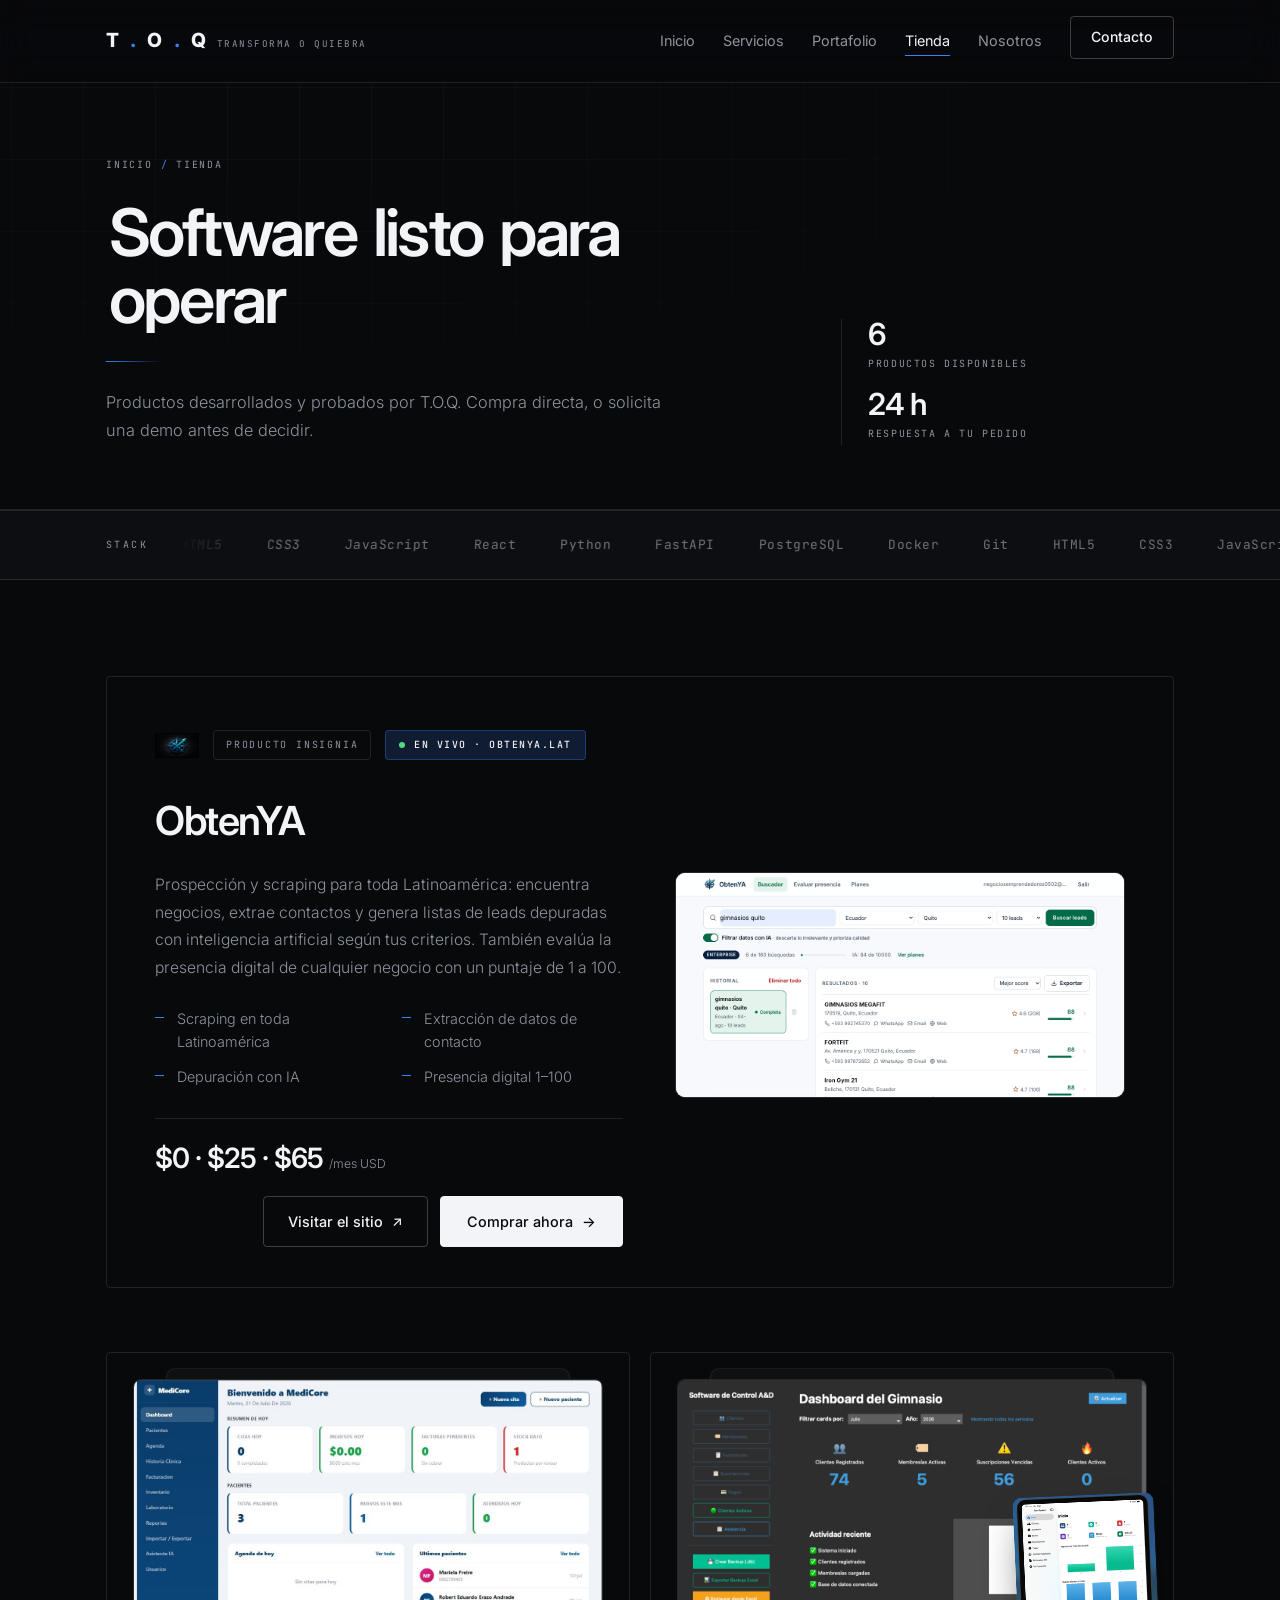
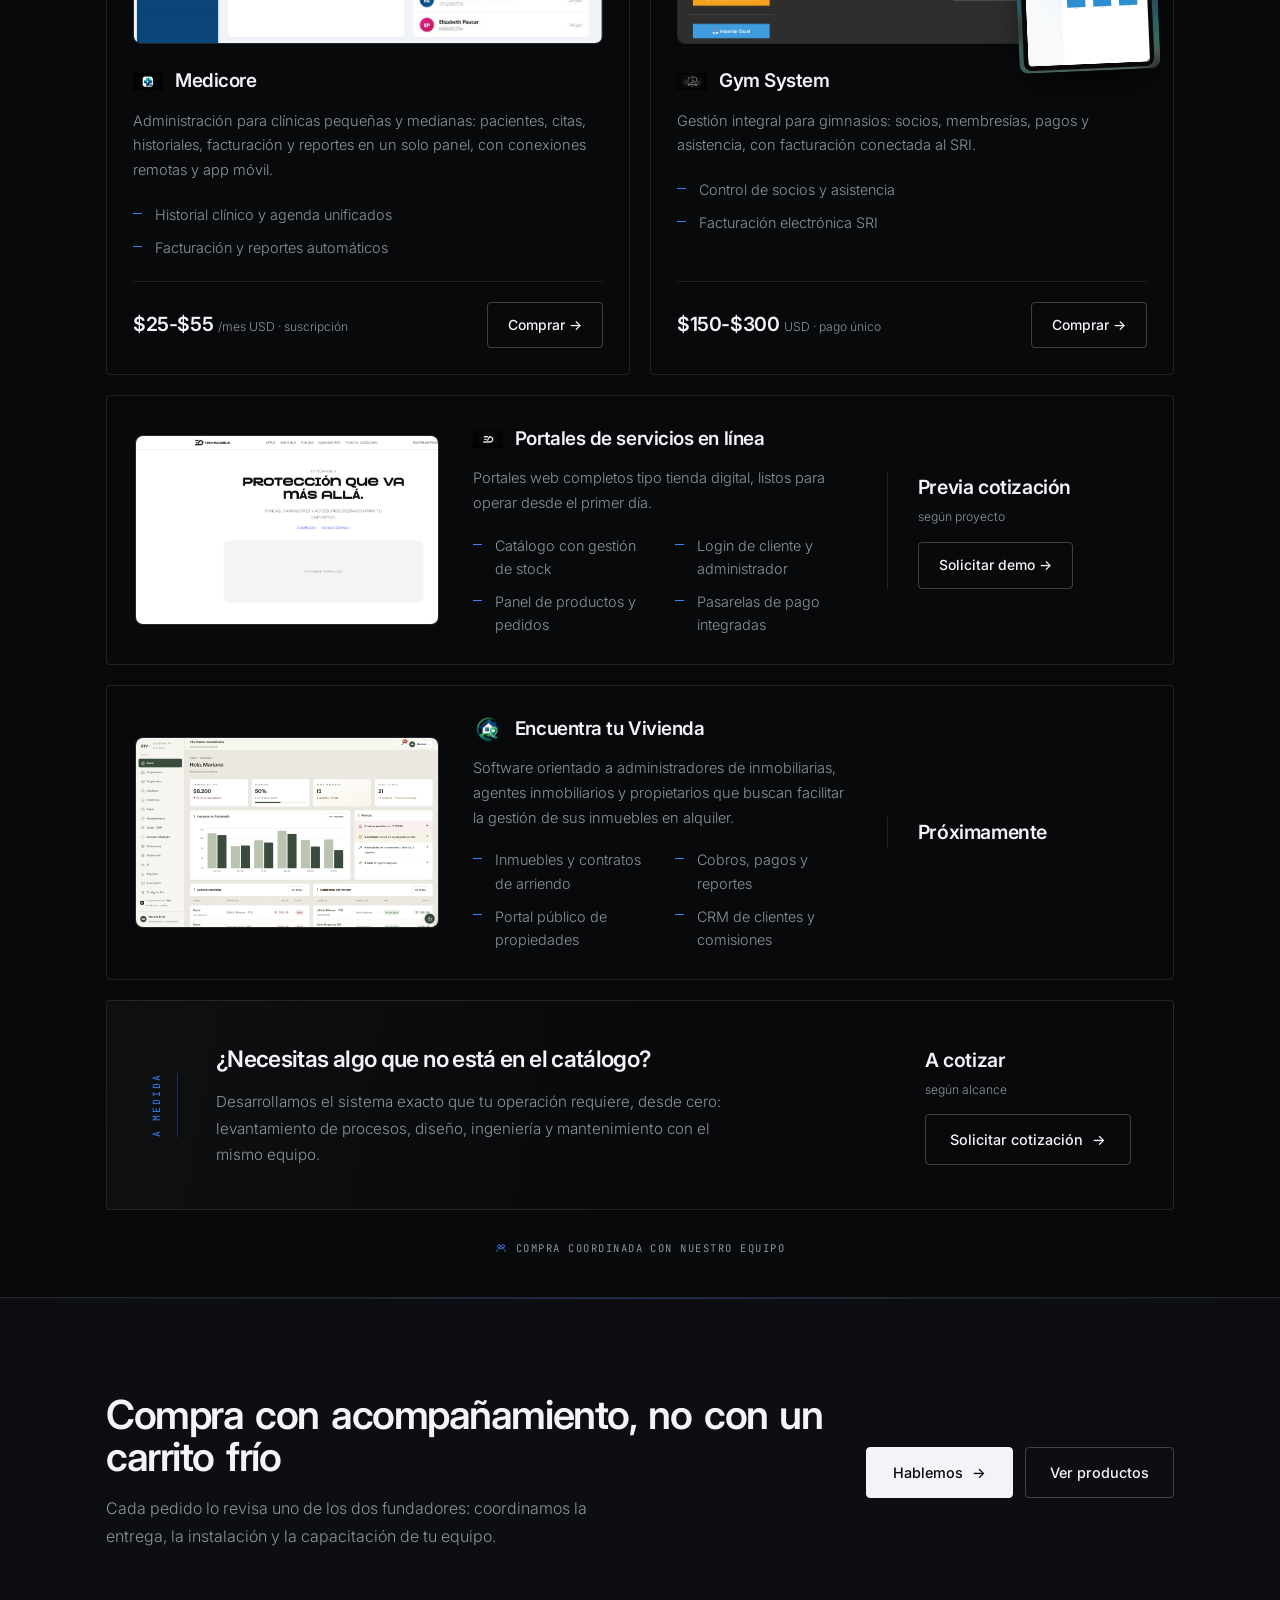
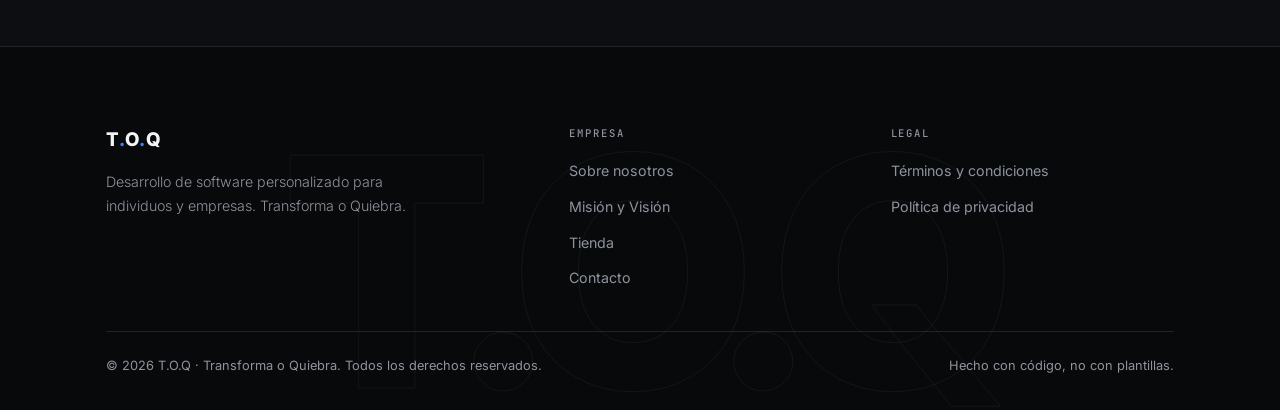
<file: tienda.html>
<!DOCTYPE html>
<html lang="es">
<head>
  <meta charset="UTF-8">
  <meta name="viewport" content="width=device-width, initial-scale=1">
  <title>Tienda — T.O.Q | Software listo para operar</title>
  <meta name="description" content="Catálogo de software T.O.Q: ObtenYA, Medicore, Gym System, Portales de servicios en línea, Encuentra tu Vivienda y desarrollo a medida.">
  <meta name="theme-color" content="#08090b">
  <link rel="preconnect" href="https://fonts.googleapis.com">
  <link rel="preconnect" href="https://fonts.gstatic.com" crossorigin>
  <link href="https://fonts.googleapis.com/css2?family=Inter:wght@300;400;500;600;700;800&family=JetBrains+Mono:wght@400;500&display=swap" rel="stylesheet">
  <link rel="stylesheet" href="css/styles.css">
</head>
<body>
<div data-root style="background:var(--bg);color:var(--text);font-family:var(--sans);position:relative;overflow-x:hidden">

  <div aria-hidden="true" style="position:fixed;top:0;left:0;right:0;height:2px;z-index:60;transform:scaleX(0);transform-origin:0 50%;background:linear-gradient(90deg,transparent,var(--accent));animation:toqProgress linear both;animation-timeline:scroll(root);pointer-events:none"></div>

  <header data-header style="position:sticky;top:0;z-index:50;backdrop-filter:blur(18px) saturate(150%);-webkit-backdrop-filter:blur(18px) saturate(150%);background:rgba(8,9,11,.66);border-bottom:1px solid var(--border);transition:background .35s var(--eo),border-color .35s var(--eo)">
    <nav data-nav style="max-width:var(--maxw);margin:0 auto;padding:16px 26px;display:flex;align-items:center;justify-content:space-between;gap:18px;position:relative;transition:padding .35s var(--eo)">
      <a href="index.html" style="font-weight:800;font-size:1.22rem;letter-spacing:.06em;color:var(--text);display:flex;align-items:baseline;gap:10px">T<span style="color:var(--accent)">.</span>O<span style="color:var(--accent)">.</span>Q <small style="font-family:var(--mono);font-size:.58rem;font-weight:400;color:var(--muted);letter-spacing:.16em;text-transform:uppercase">Transforma o Quiebra</small></a>
      <button class="x1" data-burger type="button" aria-label="Abrir menú" style="display:none;align-items:center;justify-content:center;width:40px;height:36px;background:transparent;border:1px solid var(--border);border-radius:var(--r);color:var(--text);cursor:pointer;font-size:1rem;transition:border-color .2s ease">≡</button>
      <ul data-desknav style="display:flex;align-items:center;gap:28px">
        <li><a class="x2 " data-navlink href="index.html" style="color:var(--muted);font-size:.9rem">Inicio</a></li>
        <li><a class="x2 " data-navlink href="index.html#servicios" style="color:var(--muted);font-size:.9rem">Servicios</a></li>
        <li><a class="x2 " data-navlink href="index.html#portafolio" style="color:var(--muted);font-size:.9rem">Portafolio</a></li>
        <li><a class="" data-navlink data-on href="tienda.html" style="color:var(--text);font-size:.9rem">Tienda</a></li>
        <li><a class="x2 " data-navlink href="sobre-nosotros.html" style="color:var(--muted);font-size:.9rem">Nosotros</a></li>
        <li><a class="x3" data-btn href="index.html#contacto" style="color:var(--text);border:1px solid var(--border-strong);padding:9px 20px;border-radius:var(--r);font-weight:500;font-size:.88rem;display:inline-block;transition:background .2s var(--eo),border-color .2s var(--eo),transform .2s var(--eo)">Contacto</a></li>
      </ul>
      <ul data-mobilenav style="position:absolute;top:100%;left:0;right:0;display:flex;flex-direction:column;gap:0;background:rgba(8,9,11,.97);backdrop-filter:blur(18px);-webkit-backdrop-filter:blur(18px);border-bottom:1px solid var(--border);padding:8px 26px 22px;animation:toqRise .4s var(--eo) both">
          <li style="padding:11px 0;border-bottom:1px solid var(--border);animation:toqRise .45s var(--eo) 0.02s both"><a href="index.html" data-navclose style="color:var(--text);font-size:.98rem">Inicio</a></li>
          <li style="padding:11px 0;border-bottom:1px solid var(--border);animation:toqRise .45s var(--eo) 0.06s both"><a href="index.html#servicios" data-navclose style="color:var(--text);font-size:.98rem">Servicios</a></li>
          <li style="padding:11px 0;border-bottom:1px solid var(--border);animation:toqRise .45s var(--eo) 0.10s both"><a href="index.html#portafolio" data-navclose style="color:var(--text);font-size:.98rem">Portafolio</a></li>
          <li style="padding:11px 0;border-bottom:1px solid var(--border);animation:toqRise .45s var(--eo) 0.14s both"><a href="tienda.html" data-navclose style="color:var(--text);font-size:.98rem">Tienda</a></li>
          <li style="padding:11px 0;border-bottom:1px solid var(--border);animation:toqRise .45s var(--eo) 0.18s both"><a href="sobre-nosotros.html" data-navclose style="color:var(--text);font-size:.98rem">Nosotros</a></li>
          <li style="padding:16px 0 0;animation:toqRise .45s var(--eo) .24s both"><a data-btn href="index.html#contacto" data-navclose style="display:block;text-align:center;color:var(--text);border:1px solid var(--border-strong);padding:12px 20px;border-radius:var(--r);font-weight:500">Contacto</a></li>
        </ul>
    </nav>
  </header>

  <main style="position:relative;z-index:1">

    <section data-hero style="position:relative;padding:74px 0 64px;overflow:hidden;isolation:isolate;border-bottom:1px solid var(--border)">
      <div aria-hidden="true" style="position:absolute;inset:0;z-index:-1;pointer-events:none;overflow:hidden">
        <div style="position:absolute;inset:-16%;background-image:linear-gradient(rgba(255,255,255,.032) 1px,transparent 1px),linear-gradient(90deg,rgba(255,255,255,.032) 1px,transparent 1px);background-size:72px 72px;-webkit-mask-image:radial-gradient(ellipse 70% 70% at 30% 20%,#000 0%,rgba(0,0,0,.3) 58%,transparent 80%);mask-image:radial-gradient(ellipse 70% 70% at 30% 20%,#000 0%,rgba(0,0,0,.3) 58%,transparent 80%)"></div>
      </div>
      <div style="max-width:var(--maxw);margin:0 auto;padding:0 26px;position:relative">
        <nav class="breadcrumb" aria-label="Ruta" style="font-family:var(--mono);font-size:.62rem;letter-spacing:.18em;text-transform:uppercase;color:var(--muted);margin-bottom:26px;animation:toqFade .8s var(--eo) both"><a href="index.html">Inicio</a> <span style="color:var(--accent)">/</span> Tienda</nav>
        <div data-split style="display:grid;grid-template-columns:1.35fr .65fr;gap:44px;align-items:end">
          <div>
            <h1 style="font-size:clamp(2.3rem,6vw,4.1rem);font-weight:600;letter-spacing:-.042em;line-height:1.02;display:flex;flex-wrap:wrap;gap:0 .18em"><span style="display:inline-block;overflow:hidden;padding:0 .04em"><span style="display:inline-block;animation:toqFlip 1.05s var(--eo) 0.08s both">Software</span></span> <span style="display:inline-block;overflow:hidden;padding:0 .04em"><span style="display:inline-block;animation:toqFlip 1.05s var(--eo) 0.17s both">listo</span></span> <span style="display:inline-block;overflow:hidden;padding:0 .04em"><span style="display:inline-block;animation:toqFlip 1.05s var(--eo) 0.26s both">para</span></span> <span style="display:inline-block;overflow:hidden;padding:0 .04em"><span style="display:inline-block;animation:toqFlip 1.05s var(--eo) 0.35s both">operar</span></span></h1>
            <div style="width:56px;height:1px;background:linear-gradient(90deg,var(--accent),transparent);margin:28px 0 0;transform:scaleX(0);transform-origin:0 50%;animation:toqGrow .9s var(--eo) .55s both"></div>
            <p style="color:var(--muted);max-width:58ch;margin:26px 0 0;font-size:1.02rem;font-size:1.02rem;font-weight:300;line-height:1.75;text-wrap:pretty;animation:toqRise 1s var(--eo) .48s both">Productos desarrollados y probados por T.O.Q. Compra directa, o solicita una demo antes de decidir.</p>
          </div>
          <div style="animation:toqRise 1s var(--eo) .62s both"><div style="display:grid;gap:14px;border-left:1px solid var(--border);padding-left:26px">
            <div><div style="font-size:1.9rem;font-weight:600;letter-spacing:-.035em;line-height:1">6</div><span style="font-family:var(--mono);font-size:.62rem;letter-spacing:.16em;text-transform:uppercase;color:var(--muted)">Productos disponibles</span></div>
            <div><div style="font-size:1.9rem;font-weight:600;letter-spacing:-.035em;line-height:1">24 h</div><span style="font-family:var(--mono);font-size:.62rem;letter-spacing:.16em;text-transform:uppercase;color:var(--muted)">Respuesta a tu pedido</span></div>
          </div></div>
        </div>
      </div>
    </section>

    <section style="border-top:1px solid var(--border);border-bottom:1px solid var(--border);background:var(--bg-soft);padding:24px 0;overflow:hidden">
      <div style="max-width:var(--maxw);margin:0 auto;padding:0 26px;display:flex;align-items:center;gap:32px">
        <span style="font-family:var(--mono);font-size:.62rem;letter-spacing:.24em;text-transform:uppercase;color:var(--muted);white-space:nowrap">Stack</span>
        <div style="flex:1;perspective:1400px">
          <div style="transform:rotateX(9deg);overflow:hidden;-webkit-mask-image:linear-gradient(90deg,transparent,#000 6%,#000 94%,transparent);mask-image:linear-gradient(90deg,transparent,#000 6%,#000 94%,transparent)">
            <div data-tech style="display:flex;gap:44px;width:max-content;animation:toqMarquee 34s linear infinite;will-change:transform">
              <span>HTML5</span><span>CSS3</span><span>JavaScript</span><span>React</span><span>Python</span><span>FastAPI</span><span>PostgreSQL</span><span>Docker</span><span>Git</span>
              <span>HTML5</span><span>CSS3</span><span>JavaScript</span><span>React</span><span>Python</span><span>FastAPI</span><span>PostgreSQL</span><span>Docker</span><span>Git</span>
            </div>
          </div>
        </div>
      </div>
    </section>

    <section data-sec style="padding:96px 0 30px">
      <div style="max-width:var(--maxw);margin:0 auto;padding:0 26px">
        <div data-feature data-reveal data-d="40" style="border:1px solid var(--border);border-radius:var(--r);position:relative;overflow:hidden;background:transparent;opacity:0;transform:translateY(30px);filter:blur(8px);transition:opacity .9s var(--eo),transform .9s var(--eo),filter .9s var(--eo)">
          <div data-bentorow data-featpad style="display:grid;grid-template-columns:1.02fr .98fr;gap:52px;align-items:center;padding:46px 48px 40px">
            <div>
              <div style="display:flex;align-items:center;gap:14px;margin-bottom:22px;flex-wrap:wrap">
                <img src="assets/img/productos/obtenya/obtenya-logo.png" alt="" loading="lazy" width="44" height="44" style="width:44px;height:44px;object-fit:contain;border-radius:var(--r)">
                <span style="font-family:var(--mono);font-size:.62rem;font-weight:400;letter-spacing:.18em;text-transform:uppercase;color:var(--muted);border:1px solid var(--border);border-radius:var(--r);padding:6px 12px">Producto insignia</span>
                <a class="x8" data-btn href="http://www.obtenya.lat/" target="_blank" rel="noopener" style="display:inline-flex;align-items:center;gap:9px;font-family:var(--mono);font-size:.62rem;font-weight:500;letter-spacing:.15em;text-transform:uppercase;color:var(--text);border:1px solid var(--accent-line);border-radius:var(--r);padding:6px 13px;background:var(--accent-soft);transition:border-color .25s var(--eo),background .25s var(--eo),transform .25s var(--eo)">
                  <span aria-hidden="true" data-pulse style="position:relative;width:6px;height:6px;border-radius:50%;background:var(--ok);flex:0 0 auto"></span>
                  En vivo · obtenya.lat
                </a>
              </div>
              <h2 style="font-size:clamp(1.8rem,3.4vw,2.5rem);font-weight:600;letter-spacing:-.035em;margin-bottom:18px">ObtenYA</h2>
              <p style="color:var(--muted);font-weight:300;line-height:1.75;margin-bottom:26px;font-size:.98rem;text-wrap:pretty">Prospección y scraping para toda Latinoamérica: encuentra negocios, extrae contactos y genera listas de leads depuradas con inteligencia artificial según tus criterios. También evalúa la presencia digital de cualquier negocio con un puntaje de 1 a 100.</p>
              <ul style="display:grid;grid-template-columns:1fr 1fr;gap:12px 26px;margin-bottom:30px">
                <li data-tick style="position:relative;padding-left:22px;color:var(--muted);font-size:.9rem;font-weight:300">Scraping en toda Latinoamérica</li>
                <li data-tick style="position:relative;padding-left:22px;color:var(--muted);font-size:.9rem;font-weight:300">Extracción de datos de contacto</li>
                <li data-tick style="position:relative;padding-left:22px;color:var(--muted);font-size:.9rem;font-weight:300">Depuración con IA</li>
                <li data-tick style="position:relative;padding-left:22px;color:var(--muted);font-size:.9rem;font-weight:300">Presencia digital 1–100</li>
              </ul>
              <div style="display:flex;align-items:center;gap:22px;flex-wrap:wrap;border-top:1px solid var(--border);padding-top:24px">
                <div style="font-size:1.75rem;font-weight:600;letter-spacing:-.035em;line-height:1.1;white-space:nowrap">$0 · $25 · $65 <span style="font-size:.76rem;color:var(--muted);font-weight:300;letter-spacing:0">/mes USD</span></div>
                <div style="display:flex;gap:12px;flex-wrap:wrap;margin-left:auto">
                  <a class="x9" data-btn href="http://www.obtenya.lat/" target="_blank" rel="noopener" style="display:inline-flex;align-items:center;gap:9px;padding:13px 24px;border-radius:var(--r);font-weight:500;font-size:.9rem;color:var(--text);border:1px solid var(--border-strong);white-space:nowrap;transition:background .2s var(--eo),border-color .2s var(--eo),transform .2s var(--eo)">Visitar el sitio <span data-out aria-hidden="true" style="display:inline-block;font-size:.95em">&#8599;</span></a>
                  <a class="x10" data-btn data-inv href="checkout.html?producto=obtenya" style="display:inline-flex;align-items:center;gap:9px;padding:13px 26px;border-radius:var(--r);font-weight:500;font-size:.9rem;background:var(--text);color:var(--bg);border:1px solid var(--text);white-space:nowrap;transition:background .2s var(--eo),transform .2s var(--eo),box-shadow .35s var(--eo)">Comprar ahora <span data-arrow>&#8594;</span></a>
                </div>
              </div>
            </div>
            <div>
                <div style="position:relative;border-radius:10px;overflow:hidden;border:1px solid rgba(255,255,255,.12);background:var(--bg-soft)">
                  <div style="position:relative;width:100%;aspect-ratio:2 / 1;overflow:hidden;background:#f6f7f9">
                    <img data-zoom src="assets/img/productos/obtenya/obtenya-buscador.png" alt="ObtenYA — resultados con puntaje IA" loading="lazy" style="position:absolute;inset:0;width:100%;height:100%;object-fit:cover;object-position:top center;transition:transform .45s var(--eo)">
                  </div>
                </div>
              </div>
          </div>
        </div>
      </div>
    </section>

    <section data-sec style="padding:34px 0 40px">
      <div style="max-width:var(--maxw);margin:0 auto;padding:0 26px">
        <div data-shopgrid style="display:grid;grid-template-columns:1fr 1fr;gap:20px">

          <article class="x6" data-card data-reveal data-d="60" style="position:relative;overflow:hidden;border:1px solid var(--border);border-radius:var(--r);background:transparent;opacity:0;transform:perspective(1000px) translateY(30px) rotateX(8deg);transform-origin:50% 100%;transition:opacity .85s var(--eo),transform .85s var(--eo),border-color .3s var(--eo),background .3s var(--eo),box-shadow .45s var(--eo);display:flex;flex-direction:column;padding:26px">
            <div style="position:relative;perspective:800px;margin-bottom:22px">
              <div aria-hidden="true" style="position:absolute;left:7%;right:7%;top:-11px;height:100%;border:1px solid rgba(255,255,255,.07);border-radius:9px;background:linear-gradient(180deg,rgba(255,255,255,.03),transparent 70%)"></div>
              <div data-parallax style="position:relative;border-radius:8px;overflow:hidden;border:1px solid rgba(255,255,255,.10);background:var(--bg-soft)">
                <img data-zoom src="assets/img/productos/medicore/medicore-preview.jpeg" alt="Medicore vista previa" loading="lazy" style="width:100%;aspect-ratio:16 / 9;object-fit:cover;object-position:top left;transition:transform .45s var(--eo)">
              </div>
            </div>
            <div style="display:flex;align-items:center;gap:12px;margin-bottom:12px">
              <img src="assets/img/productos/medicore/medicore-logo.png" alt="" loading="lazy" width="30" height="30" style="width:30px;height:30px;object-fit:contain;border-radius:3px">
              <h3 style="font-size:1.18rem;font-weight:600;letter-spacing:-.024em">Medicore</h3>
            </div>
            <p style="color:var(--muted);font-size:.91rem;font-weight:300;line-height:1.7;text-wrap:pretty;margin-bottom:20px">Administración para clínicas pequeñas y medianas: pacientes, citas, historiales, facturación y reportes en un solo panel, con conexiones remotas y app móvil.</p>
            <ul style="display:grid;gap:10px;margin-bottom:22px">
              <li data-tick style="position:relative;padding-left:22px;color:var(--muted);font-size:.9rem;font-weight:300">Historial clínico y agenda unificados</li>
              <li data-tick style="position:relative;padding-left:22px;color:var(--muted);font-size:.9rem;font-weight:300">Facturación y reportes automáticos</li>
            </ul>
            <div style="margin-top:auto;padding-top:20px;border-top:1px solid var(--border);display:flex;align-items:center;justify-content:space-between;gap:14px;flex-wrap:wrap">
              <div style="font-size:1.22rem;font-weight:600;letter-spacing:-.02em">$25-$55 <span style="font-size:.76rem;color:var(--muted);font-weight:300;letter-spacing:0">/mes USD · suscripción</span></div>
              <a class="x11" data-btn href="checkout.html?producto=medicore-clinicas" style="padding:11px 20px;border-radius:var(--r);font-weight:500;font-size:.87rem;color:var(--text);border:1px solid var(--border-strong);transition:background .2s var(--eo),border-color .2s var(--eo),transform .2s var(--eo)">Comprar <span data-arrow>&#8594;</span></a>
            </div>
          </article>

          <article class="x6" data-card data-reveal data-d="150" style="position:relative;overflow:hidden;border:1px solid var(--border);border-radius:var(--r);background:transparent;opacity:0;transform:perspective(1000px) translateY(30px) rotateX(8deg);transform-origin:50% 100%;transition:opacity .85s var(--eo),transform .85s var(--eo),border-color .3s var(--eo),background .3s var(--eo),box-shadow .45s var(--eo);display:flex;flex-direction:column;padding:26px">
            <div style="position:relative;perspective:800px;margin-bottom:22px">
              <div aria-hidden="true" style="position:absolute;left:7%;right:7%;top:-11px;height:100%;border:1px solid rgba(255,255,255,.07);border-radius:9px;background:linear-gradient(180deg,rgba(255,255,255,.03),transparent 70%)"></div>
              <div data-parallax style="position:relative;border-radius:8px;overflow:hidden;border:1px solid rgba(255,255,255,.10);background:var(--bg-soft)">
                <img data-zoom src="assets/img/productos/gym/gym-system-preview.png" alt="Gym System vista previa" loading="lazy" style="width:100%;aspect-ratio:16 / 9;object-fit:cover;object-position:top left;transition:transform .45s var(--eo)">
              </div>
              <img data-tablet src="assets/img/productos/gym/gym-system-tablet.png" alt="Gym System en tablet" loading="lazy" style="position:absolute;right:-10px;bottom:-26px;width:30%;aspect-ratio:526 / 656;object-fit:contain;border-radius:9px;box-shadow:0 18px 40px -14px rgba(0,0,0,.75);transform:rotate(-2.5deg);transition:transform .45s var(--eo),box-shadow .45s var(--eo)">
            </div>
            <div style="display:flex;align-items:center;gap:12px;margin-bottom:12px">
              <img src="assets/img/productos/gym/gym-system-logo.png" alt="" loading="lazy" width="30" height="30" style="width:30px;height:30px;object-fit:contain;border-radius:3px">
              <h3 style="font-size:1.18rem;font-weight:600;letter-spacing:-.024em">Gym System</h3>
            </div>
            <p style="color:var(--muted);font-size:.91rem;font-weight:300;line-height:1.7;text-wrap:pretty;margin-bottom:20px">Gestión integral para gimnasios: socios, membresías, pagos y asistencia, con facturación conectada al SRI.</p>
            <ul style="display:grid;gap:10px;margin-bottom:22px">
              <li data-tick style="position:relative;padding-left:22px;color:var(--muted);font-size:.9rem;font-weight:300">Control de socios y asistencia</li>
              <li data-tick style="position:relative;padding-left:22px;color:var(--muted);font-size:.9rem;font-weight:300">Facturación electrónica SRI</li>
            </ul>
            <div style="margin-top:auto;padding-top:20px;border-top:1px solid var(--border);display:flex;align-items:center;justify-content:space-between;gap:14px;flex-wrap:wrap">
              <div style="font-size:1.22rem;font-weight:600;letter-spacing:-.02em">$150-$300 <span style="font-size:.76rem;color:var(--muted);font-weight:300;letter-spacing:0">USD · pago único</span></div>
              <a class="x11" data-btn href="checkout.html?producto=gym-system" style="padding:11px 20px;border-radius:var(--r);font-weight:500;font-size:.87rem;color:var(--text);border:1px solid var(--border-strong);transition:background .2s var(--eo),border-color .2s var(--eo),transform .2s var(--eo)">Comprar <span data-arrow>&#8594;</span></a>
            </div>
          </article>

          <article class="x6" data-card data-reveal data-d="80" data-featpad style="position:relative;overflow:hidden;border:1px solid var(--border);border-radius:var(--r);background:transparent;opacity:0;transform:perspective(1000px) translateY(30px) rotateX(8deg);transform-origin:50% 100%;transition:opacity .85s var(--eo),transform .85s var(--eo),border-color .3s var(--eo),background .3s var(--eo),box-shadow .45s var(--eo);grid-column:1 / -1;padding:28px">
            <div data-bentorow style="display:grid;grid-template-columns:minmax(220px,4fr) 5fr 3.4fr;gap:34px;align-items:center">
              <div style="position:relative;perspective:800px">
                <div data-parallax style="position:relative;border-radius:8px;overflow:hidden;border:1px solid rgba(255,255,255,.10);background:var(--bg-soft)">
                  <img data-zoom src="assets/img/productos/portales-web/portales-web-preview.png" alt="Portales de servicios en línea vista previa" loading="lazy" style="width:100%;aspect-ratio:16 / 10;object-fit:cover;object-position:top left;transition:transform .45s var(--eo)">
                </div>
              </div>
              <div>
                <div style="display:flex;align-items:center;gap:12px;margin-bottom:12px">
                  <img src="assets/img/productos/portales-web/portales-web-logo.png" alt="" loading="lazy" width="30" height="30" style="width:30px;height:30px;object-fit:contain;border-radius:3px">
                  <h3 style="font-size:1.18rem;font-weight:600;letter-spacing:-.024em">Portales de servicios en línea</h3>
                </div>
                <p style="color:var(--muted);font-size:.91rem;font-weight:300;line-height:1.7;text-wrap:pretty;margin-bottom:18px">Portales web completos tipo tienda digital, listos para operar desde el primer día.</p>
                <ul style="display:grid;grid-template-columns:1fr 1fr;gap:10px 24px">
                  <li data-tick style="position:relative;padding-left:22px;color:var(--muted);font-size:.9rem;font-weight:300">Catálogo con gestión de stock</li>
                  <li data-tick style="position:relative;padding-left:22px;color:var(--muted);font-size:.9rem;font-weight:300">Login de cliente y administrador</li>
                  <li data-tick style="position:relative;padding-left:22px;color:var(--muted);font-size:.9rem;font-weight:300">Panel de productos y pedidos</li>
                  <li data-tick style="position:relative;padding-left:22px;color:var(--muted);font-size:.9rem;font-weight:300">Pasarelas de pago integradas</li>
                </ul>
              </div>
              <div style="display:flex;flex-direction:column;gap:16px;align-items:flex-start;border-left:1px solid var(--border);padding-left:30px">
                <div style="font-size:1.22rem;font-weight:600;letter-spacing:-.02em">Previa cotización <span style="display:block;font-size:.76rem;color:var(--muted);font-weight:300;letter-spacing:0;margin-top:4px">según proyecto</span></div>
                <a class="x11" data-btn href="checkout.html?producto=portales-web" style="padding:11px 20px;border-radius:var(--r);font-weight:500;font-size:.87rem;color:var(--text);border:1px solid var(--border-strong);transition:background .2s var(--eo),border-color .2s var(--eo),transform .2s var(--eo)">Solicitar demo <span data-arrow>&#8594;</span></a>
              </div>
            </div>
          </article>

          <!-- Encuentra tu Vivienda (slug: encuentra-tu-vivienda). Pendientes: captura real, 4 características, precio y botón de compra/checkout. -->
          <article class="x6" data-card data-reveal data-d="110" data-featpad style="position:relative;overflow:hidden;border:1px solid var(--border);border-radius:var(--r);background:transparent;opacity:0;transform:perspective(1000px) translateY(30px) rotateX(8deg);transform-origin:50% 100%;transition:opacity .85s var(--eo),transform .85s var(--eo),border-color .3s var(--eo),background .3s var(--eo),box-shadow .45s var(--eo);grid-column:1 / -1;padding:28px">
            <div data-bentorow style="display:grid;grid-template-columns:minmax(220px,4fr) 5fr 3.4fr;gap:34px;align-items:center">
              <div style="position:relative;perspective:800px">
                <div data-parallax style="position:relative;border-radius:8px;overflow:hidden;border:1px solid rgba(255,255,255,.10);background:var(--bg-soft)">
                  <img data-zoom src="assets/img/productos/encuentra-tu-vivienda/encuentra-tu-vivienda-preview.png" alt="Encuentra tu Vivienda vista previa" loading="lazy" style="width:100%;aspect-ratio:16 / 10;object-fit:cover;object-position:top left;transition:transform .45s var(--eo)">
                </div>
              </div>
              <div>
                <div style="display:flex;align-items:center;gap:12px;margin-bottom:12px">
                  <img src="assets/img/productos/encuentra-tu-vivienda/encuentra-tu-vivienda-logo.png" alt="" loading="lazy" width="30" height="30" style="width:30px;height:30px;object-fit:contain;border-radius:3px">
                  <h3 style="font-size:1.18rem;font-weight:600;letter-spacing:-.024em">Encuentra tu Vivienda</h3>
                </div>
                <p style="color:var(--muted);font-size:.91rem;font-weight:300;line-height:1.7;text-wrap:pretty;margin-bottom:18px">Software orientado a administradores de inmobiliarias, agentes inmobiliarios y propietarios que buscan facilitar la gestión de sus inmuebles en alquiler.</p>
                <ul style="display:grid;grid-template-columns:1fr 1fr;gap:10px 24px">
                  <li data-tick style="position:relative;padding-left:22px;color:var(--muted);font-size:.9rem;font-weight:300">Inmuebles y contratos de arriendo</li>
                  <li data-tick style="position:relative;padding-left:22px;color:var(--muted);font-size:.9rem;font-weight:300">Cobros, pagos y reportes</li>
                  <li data-tick style="position:relative;padding-left:22px;color:var(--muted);font-size:.9rem;font-weight:300">Portal público de propiedades</li>
                  <li data-tick style="position:relative;padding-left:22px;color:var(--muted);font-size:.9rem;font-weight:300">CRM de clientes y comisiones</li>
                </ul>
              </div>
              <div style="display:flex;flex-direction:column;gap:16px;align-items:flex-start;border-left:1px solid var(--border);padding-left:30px">
                <div style="font-size:1.22rem;font-weight:600;letter-spacing:-.02em">Próximamente</div>
              </div>
            </div>
          </article>

          <article class="x7" data-card data-reveal data-d="140" data-featpad style="position:relative;overflow:hidden;border:1px solid var(--border);border-radius:var(--r);background:transparent;opacity:0;transform:perspective(1000px) translateY(30px) rotateX(8deg);transform-origin:50% 100%;transition:opacity .85s var(--eo),transform .85s var(--eo),border-color .3s var(--eo),background .3s var(--eo),box-shadow .45s var(--eo);grid-column:1 / -1;padding:40px 42px;background:linear-gradient(100deg,rgba(255,255,255,.03),transparent 58%)">
            <div data-bentorow style="display:grid;grid-template-columns:auto 1fr auto;gap:38px;align-items:center">
              <div data-medida-label style="font-family:var(--mono);font-size:.62rem;letter-spacing:.2em;text-transform:uppercase;color:var(--accent);writing-mode:vertical-rl;transform:rotate(180deg);border-left:1px solid var(--accent-line);padding-left:12px">A medida</div>
              <div>
                <h3 style="font-size:1.42rem;font-weight:600;letter-spacing:-.028em;margin-bottom:12px">¿Necesitas algo que no está en el catálogo?</h3>
                <p style="color:var(--muted);font-size:.95rem;font-weight:300;line-height:1.75;max-width:60ch;text-wrap:pretty">Desarrollamos el sistema exacto que tu operación requiere, desde cero: levantamiento de procesos, diseño, ingeniería y mantenimiento con el mismo equipo.</p>
              </div>
              <div style="display:flex;flex-direction:column;gap:14px;align-items:flex-start">
                <div style="font-size:1.22rem;font-weight:600;letter-spacing:-.02em">A cotizar <span style="display:block;font-size:.76rem;color:var(--muted);font-weight:300;letter-spacing:0;margin-top:4px">según alcance</span></div>
                <a class="x11" data-btn href="checkout.html?producto=software-medida" style="display:inline-flex;align-items:center;gap:9px;padding:13px 24px;border-radius:var(--r);font-weight:500;font-size:.9rem;color:var(--text);border:1px solid var(--border-strong);white-space:nowrap;transition:background .2s var(--eo),border-color .2s var(--eo),transform .2s var(--eo)">Solicitar cotización <span data-arrow>&#8594;</span></a>
              </div>
            </div>
          </article>

        </div>
        <div data-reveal data-d="60" style="margin-top:30px;display:flex;justify-content:center;opacity:0;transform:translateY(20px);transition:opacity .8s var(--eo),transform .8s var(--eo)"><span style="font-family:var(--mono);font-size:.66rem;letter-spacing:.14em;text-transform:uppercase;color:var(--muted);display:inline-flex;align-items:center;gap:9px"><svg width="12" height="12" viewBox="0 0 24 24" fill="none" stroke="currentColor" stroke-width="1.6" stroke-linecap="round" style="color:var(--accent)"><circle cx="8" cy="8.5" r="3"></circle><circle cx="16" cy="8.5" r="3"></circle><path d="M3.5 19c0-3.5 3-6 6-6h5c3 0 6 2.5 6 6"></path></svg>Compra coordinada con nuestro equipo</span></div>
      </div>
    </section>

    <section data-sec style="padding:96px 0;background:var(--bg-soft);border-top:1px solid var(--border);position:relative;overflow:hidden">
      <div aria-hidden="true" style="position:absolute;left:0;right:0;top:0;height:1px;background:linear-gradient(90deg,transparent,var(--accent-line) 50%,transparent)"></div>
      <div style="max-width:var(--maxw);margin:0 auto;padding:0 26px">
        <div data-bentorow style="display:grid;grid-template-columns:1.4fr .6fr;gap:38px;align-items:center">
          <div>
            <h2 style="font-size:clamp(1.7rem,3.6vw,2.5rem);font-weight:600;letter-spacing:-.036em;line-height:1.06;margin-bottom:16px"><span style="display:flex;flex-wrap:wrap;gap:0 .3em"><span data-word data-reveal data-d="40" style="display:inline-block;opacity:0;transform:translateY(18px);transition:opacity .75s var(--eo),transform .75s var(--eo)">Compra</span><span data-word data-reveal data-d="80" style="display:inline-block;opacity:0;transform:translateY(18px);transition:opacity .75s var(--eo),transform .75s var(--eo)">con</span><span data-word data-reveal data-d="120" style="display:inline-block;opacity:0;transform:translateY(18px);transition:opacity .75s var(--eo),transform .75s var(--eo)">acompañamiento,</span><span data-word data-reveal data-d="160" style="display:inline-block;opacity:0;transform:translateY(18px);transition:opacity .75s var(--eo),transform .75s var(--eo)">no</span><span data-word data-reveal data-d="200" style="display:inline-block;opacity:0;transform:translateY(18px);transition:opacity .75s var(--eo),transform .75s var(--eo)">con</span><span data-word data-reveal data-d="240" style="display:inline-block;opacity:0;transform:translateY(18px);transition:opacity .75s var(--eo),transform .75s var(--eo)">un</span><span data-word data-reveal data-d="280" style="display:inline-block;opacity:0;transform:translateY(18px);transition:opacity .75s var(--eo),transform .75s var(--eo)">carrito</span><span data-word data-reveal data-d="320" style="display:inline-block;opacity:0;transform:translateY(18px);transition:opacity .75s var(--eo),transform .75s var(--eo)">frío</span></span></h2>
            <p data-reveal data-d="240" style="color:var(--muted);font-size:1rem;font-weight:300;line-height:1.75;max-width:52ch;text-wrap:pretty;opacity:0;transform:translateY(20px);transition:opacity .8s var(--eo),transform .8s var(--eo)">Cada pedido lo revisa uno de los dos fundadores: coordinamos la entrega, la instalación y la capacitación de tu equipo.</p>
          </div>
          <div data-cta-row data-reveal data-d="120" style="display:flex;gap:12px;flex-wrap:wrap;justify-content:flex-end;opacity:0;transform:translateY(20px);transition:opacity .8s var(--eo),transform .8s var(--eo)">
            <a class="x10" data-btn data-inv data-magnet href="index.html#contacto" style="display:inline-flex;align-items:center;gap:9px;padding:13px 26px;border-radius:var(--r);font-weight:500;font-size:.9rem;background:var(--text);color:var(--bg);border:1px solid var(--text);white-space:nowrap;transition:background .2s var(--eo),transform .2s var(--eo),box-shadow .35s var(--eo)">Hablemos <span data-arrow>&#8594;</span></a>
            <a class="x9" data-btn href="tienda.html" style="display:inline-flex;align-items:center;gap:9px;padding:13px 24px;border-radius:var(--r);font-weight:500;font-size:.9rem;color:var(--text);border:1px solid var(--border-strong);white-space:nowrap;transition:background .2s var(--eo),border-color .2s var(--eo),transform .2s var(--eo)">Ver productos</a>
          </div>
        </div>
      </div>
    </section>

  </main>

  <footer style="border-top:1px solid var(--border);background:var(--bg);padding:78px 0 34px;position:relative;overflow:hidden">
    <div aria-hidden="true" style="position:absolute;left:50%;bottom:-6%;transform:translateX(-50%);font-size:clamp(7rem,26vw,20rem);font-weight:800;letter-spacing:-.05em;line-height:1;color:transparent;-webkit-text-stroke:1px rgba(255,255,255,.05);pointer-events:none;user-select:none;white-space:nowrap">T.O.Q</div>
    <div style="max-width:var(--maxw);margin:0 auto;padding:0 26px;position:relative">
      <div data-split style="display:grid;grid-template-columns:1.5fr 1fr 1fr;gap:38px;margin-bottom:40px">
        <div data-reveal style="opacity:0;transform:translateY(20px);transition:opacity .7s var(--eo),transform .7s var(--eo)">
          <a href="index.html" style="font-weight:800;font-size:1.18rem;letter-spacing:.06em;color:var(--text)">T<span style="color:var(--accent)">.</span>O<span style="color:var(--accent)">.</span>Q</a>
          <p style="margin-top:14px;color:var(--muted);font-size:.89rem;max-width:300px;font-weight:300;line-height:1.7">Desarrollo de software personalizado para individuos y empresas. Transforma o Quiebra.</p>
        </div>
        <div data-reveal data-d="90" style="opacity:0;transform:translateY(20px);transition:opacity .7s var(--eo),transform .7s var(--eo)">
          <h4 style="font-family:var(--mono);font-size:.66rem;text-transform:uppercase;letter-spacing:.18em;color:var(--muted);margin-bottom:16px;font-weight:500">Empresa</h4>
          <ul style="display:grid;gap:10px">
            <li><a data-flink href="sobre-nosotros.html" style="color:var(--muted);font-size:.89rem">Sobre nosotros</a></li>
            <li><a data-flink href="mision-vision.html" style="color:var(--muted);font-size:.89rem">Misión y Visión</a></li>
            <li><a data-flink href="tienda.html" style="color:var(--muted);font-size:.89rem">Tienda</a></li>
            <li><a data-flink href="index.html#contacto" style="color:var(--muted);font-size:.89rem">Contacto</a></li>
          </ul>
        </div>
        <div data-reveal data-d="170" style="opacity:0;transform:translateY(20px);transition:opacity .7s var(--eo),transform .7s var(--eo)">
          <h4 style="font-family:var(--mono);font-size:.66rem;text-transform:uppercase;letter-spacing:.18em;color:var(--muted);margin-bottom:16px;font-weight:500">Legal</h4>
          <ul style="display:grid;gap:10px">
            <li><a data-flink href="terminos-condiciones.html" style="color:var(--muted);font-size:.89rem">Términos y condiciones</a></li>
            <li><a data-flink href="politica-privacidad.html" style="color:var(--muted);font-size:.89rem">Política de privacidad</a></li>
          </ul>
        </div>
      </div>
      <div style="border-top:1px solid var(--border);padding-top:24px;display:flex;justify-content:space-between;flex-wrap:wrap;gap:10px;color:var(--muted);font-size:.8rem">
        <span>© <span data-year>2026</span> T.O.Q · Transforma o Quiebra. Todos los derechos reservados.</span>
        <span>Hecho con código, no con plantillas.</span>
      </div>
    </div>
  </footer>

</div>
<script src="js/main.js" defer></script>
</body>
</html>
</file>
<file: css/styles.css>
/* ============================================================
   T.O.Q — Transforma o Quiebra · Hoja de estilos global
   Vanilla CSS. Sin build, sin dependencias.
   ============================================================ */

:root{
  --bg:#08090b; --bg-soft:#0c0e11;
  --border:rgba(255,255,255,.10); --border-strong:rgba(255,255,255,.22);
  --text:#f2f4f7; --muted:#8d949e;
  --accent:#3b82f6; --accent-soft:rgba(59,130,246,.16); --accent-line:rgba(59,130,246,.32);
  --ok:#4ade80; --r:4px; --maxw:1120px;
  --eo:cubic-bezier(.23,1,.32,1); --eio:cubic-bezier(.77,0,.175,1);
  --sans:"Inter",-apple-system,BlinkMacSystemFont,"Segoe UI",Roboto,sans-serif;
  --mono:"JetBrains Mono",ui-monospace,SFMono-Regular,Menlo,monospace;
  --header-bg:rgba(8,9,11,.66); --header-bg-strong:rgba(8,9,11,.9);
}

/* ---- Esquema claro por sección · efecto scroll dark ↔ blanco (insp. rsnlcreative) ---- */
html[data-scheme="light"]{
  --bg:#f5f6f8; --bg-soft:#ffffff;
  --border:rgba(10,12,16,.12); --border-strong:rgba(10,12,16,.24);
  --text:#0a0c10; --muted:#565e69;
  --accent:#2563eb; --accent-soft:rgba(37,99,235,.12); --accent-line:rgba(37,99,235,.30);
  --header-bg:rgba(255,255,255,.74); --header-bg-strong:rgba(255,255,255,.92);
}
html{background:var(--bg)}

@media (prefers-reduced-motion: no-preference){
  html,body,[data-hero],[data-sec],[data-footer],
  [data-hero] *,[data-sec] *,[data-footer] *{
    transition-property: background-color, color, border-color, fill, box-shadow;
    transition-duration: 1.5s;
    transition-timing-function: cubic-bezier(.4,0,.2,1);
  }
  /* Los elementos con revelado propio (opacity/transform inline) también funden
     su color con el cambio de esquema, sin perder su animación de entrada. */
  [data-reveal]{
    transition: opacity .8s var(--eo), transform .8s var(--eo), filter .8s var(--eo),
                color 1.5s cubic-bezier(.4,0,.2,1), border-color 1.5s cubic-bezier(.4,0,.2,1) !important;
  }
}
*{margin:0;padding:0;box-sizing:border-box}
html{scroll-behavior:smooth}
body{background:var(--bg);color:var(--text);font-family:var(--sans);line-height:1.6;-webkit-font-smoothing:antialiased;overflow-x:hidden}
img{max-width:100%;display:block}
ul{list-style:none}
input,textarea,button{font:inherit;color:inherit}
a{color:var(--accent);text-decoration:none;transition:color .2s ease}
a:hover{color:var(--text)}
::selection{background:var(--accent);color:#08090b}
:focus-visible{outline:1px solid var(--text);outline-offset:3px}
section[id]{scroll-margin-top:86px}
[data-btn]{position:relative;overflow:hidden;isolation:isolate}
[data-btn][data-shine]::after{content:"";position:absolute;inset:0;background:linear-gradient(105deg,transparent 38%,rgba(255,255,255,.20) 50%,transparent 62%);transform:translateX(-135%);transition:transform .26s var(--eo);pointer-events:none;z-index:2}
[data-btn][data-shine]:hover::after{transform:translateX(135%)}
[data-btn][data-shine][data-inv]::after{background:linear-gradient(105deg,transparent 38%,rgba(8,9,11,.14) 50%,transparent 62%)}
[data-arrow]{display:inline-block;transition:transform .3s var(--eo)}
[data-btn]:hover [data-arrow]{transform:translateX(5px)}
[data-zoom]{transition:transform .8s var(--eo)}
[data-card]:hover [data-zoom],[data-feature]:hover [data-zoom]{transform:scale(1.05)}
[data-team]:hover [data-photo],[data-team]:focus-visible [data-photo],[data-team][data-color] [data-photo]{filter:grayscale(0) contrast(1)!important;transform:scale(1.03)}
[data-navlink]{position:relative}
[data-navlink]::after{content:"";position:absolute;left:0;bottom:-7px;height:1px;width:100%;background:var(--accent);transform:scaleX(0);transform-origin:0 50%;transition:transform .32s var(--eo)}
[data-navlink]:hover::after,[data-navlink][data-on]::after{transform:scaleX(1)}
[data-tech] span{font-family:var(--mono);font-size:.8rem;letter-spacing:.04em;color:var(--muted);white-space:nowrap;transition:color .25s ease,opacity .25s ease;opacity:.75}
[data-tech] span:hover{color:var(--text);opacity:1}
[data-tech]:hover{animation-play-state:paused}
[data-tick]::before{content:"";position:absolute;left:0;top:.68em;width:9px;height:1px;background:var(--accent);transform-origin:0 50%;transition:width .35s var(--eo)}
[data-card]:hover [data-tick]::before,[data-feature]:hover [data-tick]::before{width:15px}
[data-flink]:hover{color:var(--text)}
@keyframes toqRise{from{opacity:0;transform:translateY(28px);filter:blur(9px)}to{opacity:1;transform:translateY(0);filter:blur(0)}}
@keyframes toqFade{from{opacity:0}to{opacity:1}}
@keyframes toqTrack{from{opacity:0;letter-spacing:.85em}to{opacity:1;letter-spacing:.32em}}
@keyframes toqSheen{0%{transform:translateX(-115%)}100%{transform:translateX(115%)}}
@keyframes toqDrift{0%{transform:translate3d(0,0,0) scale(1)}50%{transform:translate3d(5%,4%,0) scale(1.14)}100%{transform:translate3d(0,0,0) scale(1)}}
@keyframes toqDrift2{0%{transform:translate3d(0,0,0) scale(1.06)}50%{transform:translate3d(-6%,-5%,0) scale(.94)}100%{transform:translate3d(0,0,0) scale(1.06)}}
@keyframes toqGrid{from{transform:translate3d(0,0,0)}to{transform:translate3d(-72px,-72px,0)}}
@keyframes toqScan{0%{transform:translateY(-8%);opacity:0}14%{opacity:.85}86%{opacity:.85}100%{transform:translateY(100%);opacity:0}}
@keyframes toqProgress{from{transform:scaleX(0)}to{transform:scaleX(1)}}
@keyframes toqSpin{to{transform:rotate(360deg)}}
@keyframes toqPulse{0%{box-shadow:0 0 0 0 rgba(74,222,128,.55)}70%{box-shadow:0 0 0 7px rgba(74,222,128,0)}100%{box-shadow:0 0 0 0 rgba(74,222,128,0)}}
[data-pulse]{animation:toqPulse 2.1s var(--eo) infinite}
[data-out]{transition:transform .3s var(--eo)}
[data-slide]{opacity:0;transform:scale(1.045);transition:opacity .75s var(--eo),transform 1.15s var(--eo)}
[data-slide][data-on]{opacity:1;transform:scale(1)}
[data-tab]{font-family:var(--mono);font-size:.6rem;letter-spacing:.14em;text-transform:uppercase;color:var(--muted);background:transparent;border:1px solid var(--border);border-radius:var(--r);padding:7px 12px;cursor:pointer;transition:color .25s var(--eo),border-color .25s var(--eo),background .25s var(--eo)}
[data-tab]:hover{color:var(--text);border-color:var(--border-strong)}
[data-tab][data-on]{color:var(--text);border-color:var(--accent-line);background:var(--accent-soft)}
[data-tablet]{transition:transform .7s var(--eo),box-shadow .7s var(--eo)}
[data-card]:hover [data-tablet]{transform:translateY(-10px) rotate(-1.5deg) scale(1.04)}
[data-btn]:hover [data-out]{transform:translate(3px,-3px)}
@keyframes toqGrow{from{transform:scaleX(0)}to{transform:scaleX(1)}}
@keyframes toqFlip{from{opacity:0;transform:perspective(900px) rotateX(56deg) translateY(36%);filter:blur(10px)}to{opacity:1;transform:perspective(900px) rotateX(0deg) translateY(0);filter:blur(0)}}
@keyframes toqFloor{from{transform:translate3d(0,0,0)}to{transform:translate3d(0,90px,0)}}
[data-glare]{position:absolute;inset:0;border-radius:inherit;pointer-events:none;opacity:0;transition:opacity .4s var(--eo);z-index:3;mix-blend-mode:screen}
[data-card]:hover [data-glare],[data-frame]:hover [data-glare]{opacity:1}
[data-depth]{transition:opacity .5s var(--eo)}
[data-lift]{transition:transform .3s var(--eo),filter .45s var(--eo),border-color .45s var(--eo)}
[data-card]:hover [data-lift]{transform:scale(1.05)}
[data-card]:hover [data-parallax]{transform:translateZ(26px)}
[data-parallax]{transition:transform .55s var(--eo)}
[data-word]{will-change:transform,opacity}

/* --- Hero: composición asimétrica T.O.Q + brief, solo esta sección --- */
.hero-grid{display:grid;grid-template-columns:auto 1fr;column-gap:48px;align-items:center}
.hero-word{justify-content:flex-start}
.hero-word-col{width:min(max-content,100%)}
.hero-tagline{text-align:center}
.hero-line{margin:30px 0 0}
.hero-cta-row{justify-content:flex-start}
.hero-cta-secondary{color:var(--muted);transition:color .2s ease}
.hero-cta-secondary:hover{color:var(--text)}
@media (min-width:921px){
  .hero-mark{border-right:1px solid var(--border);padding-right:32px}
}
@media (max-width:920px){
  .hero-grid{grid-template-columns:1fr;row-gap:40px;text-align:center}
  .hero-word{justify-content:center}
  .hero-word-col{margin:0 auto}
  .hero-line{margin:30px auto 0}
  .hero-desc{margin-left:auto;margin-right:auto}
  .hero-cta-row{justify-content:center}
}

/* --- Servicios ("Software a tu medida"): composición editorial sin cards, solo esta sección --- */
.svc-heading{font-weight:600;letter-spacing:-.03em;line-height:1.15}
.svc-heading--lg{font-size:clamp(1.7rem,3.2vw,2.3rem);margin-bottom:14px}
.svc-heading--sm{font-size:1.05rem;margin-bottom:10px}
.svc-panel{display:grid;grid-template-columns:1fr auto;column-gap:28px;align-items:start;max-width:640px}
.svc-mark{display:block;object-fit:contain;width:72px;height:72px}
.svc-list{display:grid;gap:11px;margin-top:20px;border-left:1px solid var(--border);padding-left:20px}
.svc-divider{grid-column:1 / -1;position:relative;height:1px;background:var(--border);margin:36px 0}
.svc-divider::before{content:"";position:absolute;left:0;top:-5px;width:1px;height:11px;background:var(--accent)}
@media (min-width:921px){
  .svc-intro{border-right:1px solid var(--border)}
}
@media (max-width:920px){
  .svc-panel{grid-template-columns:1fr}
  .svc-mark{margin-top:16px}
}

/* --- Contacto: canales integrados + formulario sin card exterior, solo esta sección --- */
.contact-channels{border-top:1px solid var(--border);margin-top:32px}
.contact-channel{display:flex;align-items:center;gap:15px;padding:18px 2px;border-bottom:1px solid var(--border);color:var(--text);font-size:.92rem;transition:border-color .25s var(--eo)}
.contact-channel:hover{border-color:var(--border-strong)}
.contact-channel:hover [data-lift]{transform:scale(1.05)}
@media (min-width:921px){
  .contact-intro{border-right:1px solid var(--border);padding-right:28px}
}
@media (max-width:920px){
  .contact-intro{text-align:center}
}
@media (max-width:1100px){
  [data-pricebar]{grid-template-columns:1fr!important;gap:18px!important}
  [data-pricebar] > div:last-child{justify-content:flex-start!important}
}
@media (max-width:920px){
  [data-desknav]{display:none!important}
  [data-burger]{display:flex!important}
  [data-split]{grid-template-columns:1fr!important;gap:38px!important}
  [data-bento]{grid-template-columns:1fr!important}
  [data-bento] > *{grid-column:auto!important}
  [data-bentorow]{grid-template-columns:1fr!important;gap:26px!important}
  [data-featpad]{padding:30px!important}
  [data-offset]{margin-top:0!important}
  [data-sticky]{position:static!important}
}
@media (max-width:640px){
  [data-sec]{padding:78px 0!important}
  [data-hero]{min-height:auto!important;padding:84px 0 76px!important}
  [data-cta-row]{flex-direction:column!important;align-items:stretch!important}
}
html[data-motion="ninguno"] *{animation:none!important}
html[data-motion="sutil"] [data-aurora]{opacity:.65!important}
html[data-motion="sutil"] [data-floor]{opacity:.55!important}
html[data-motion="sutil"] [data-orbit]{opacity:.35!important}
html[data-motion="ninguno"] [data-scan]{display:none!important}
html[data-motion="ninguno"] [data-floor],html[data-motion="ninguno"] [data-orbit]{opacity:.2!important}
@media (prefers-reduced-motion:reduce){
  *{animation-duration:.001ms!important;animation-iteration-count:1!important;transition-duration:.001ms!important}
  html{scroll-behavior:auto}
}

/* --- estados controlados por main.js --- */
[data-mobilenav]{display:none!important}
[data-mobilenav][data-open]{display:flex!important}
[data-err]{display:none!important}
[data-err][data-on]{display:block!important}
[data-spinner]{display:none!important}
[data-spinner][data-on]{display:inline-block!important}
[data-sent]{display:none!important}
[data-sent][data-on]{display:block!important}

/* --- estados hover/focus/active extraídos del diseño --- */
.x1:hover{border-color:var(--border-strong) !important}
.x1:active{transform:scale(.95) !important}
.x2:hover{color:var(--text) !important}
.x3:hover{background:rgba(255,255,255,.06) !important;border-color:var(--text) !important}
.x3:active{transform:scale(.97) !important}
.x4:hover{background:#ffffff !important;box-shadow:0 16px 38px -14px rgba(255,255,255,.42) !important}
.x4:active{transform:scale(.97) !important}
.x5:hover{background:rgba(255,255,255,.06) !important;border-color:var(--text) !important;transform:translateY(-2px) !important}
.x5:active{transform:scale(.97) !important}
.x6:hover{border-color:var(--border-strong) !important;background:rgba(255,255,255,.02) !important;box-shadow:0 30px 60px -38px rgba(0,0,0,.9) !important}
.x7:hover{border-color:var(--border-strong) !important;box-shadow:0 30px 66px -36px rgba(0,0,0,.85) !important}
.x8:hover{border-color:var(--accent) !important;background:var(--accent-soft) !important;transform:translateY(-1px) !important}
.x9:hover{background:rgba(255,255,255,.06) !important;border-color:var(--text) !important;transform:translateY(-1px) !important}
.x9:active{transform:scale(.98) !important}
.x10:hover{background:#ffffff !important;box-shadow:0 14px 34px -14px rgba(255,255,255,.4) !important}
.x10:active{transform:scale(.98) !important}
.x11:hover{background:rgba(255,255,255,.06) !important;border-color:var(--text) !important}
.x11:active{transform:scale(.98) !important}
.x12:hover{background:rgba(255,255,255,.035) !important;border-color:var(--border-strong) !important}
.x13:hover{border-color:var(--border-strong) !important;background:rgba(255,255,255,.025) !important}
.x14:focus{outline:none !important;border-color:var(--text) !important;background:rgba(255,255,255,.03) !important;box-shadow:0 0 0 3px var(--accent-soft) !important}
.x15:hover{background:#ffffff !important;box-shadow:0 14px 34px -14px rgba(255,255,255,.4) !important}
.x15:active{transform:scale(.97) !important}

/* ============================================================
   Páginas internas: tienda · checkout · nosotros · legales
   ============================================================ */
.breadcrumb a{color:var(--muted)}
.breadcrumb a:hover{color:var(--text)}

/* --- prosa de documentos legales --- */
.prose-legal{max-width:72ch}
.prose-legal h2{font-size:1.04rem;font-weight:600;letter-spacing:-.02em;margin:46px 0 14px;scroll-margin-top:112px}
.prose-legal h2:first-child{margin-top:0}
.prose-legal p{color:var(--muted);font-size:.96rem;font-weight:300;line-height:1.8;margin-bottom:14px;text-wrap:pretty}
.prose-legal ul{display:grid;gap:11px;margin:0 0 16px}
.prose-legal li{position:relative;padding-left:22px;color:var(--muted);font-size:.94rem;font-weight:300;line-height:1.75;text-wrap:pretty}
.prose-legal li::before{content:"";position:absolute;left:0;top:.72em;width:9px;height:1px;background:var(--accent)}
.prose-legal strong{color:var(--text);font-weight:500}
.prose-legal a{color:var(--accent)}
.prose-legal a:hover{color:var(--text)}

/* --- índice lateral --- */
.toc{display:grid}
.toc a{display:block;padding:8px 0 8px 15px;border-left:1px solid var(--border);color:var(--muted);font-size:.83rem;font-weight:300;line-height:1.5;transition:color .25s var(--eo),border-color .25s var(--eo)}
.toc a:hover{color:var(--text);border-left-color:var(--border-strong)}
.toc a[data-on]{color:var(--text);border-left-color:var(--accent)}

/* --- checkout: métodos de pago y paneles --- */
[data-pay][data-on]{border-color:var(--accent-line)!important;background:var(--accent-soft)!important;box-shadow:0 22px 48px -32px rgba(0,0,0,.9)!important}
[data-pay][data-off]{pointer-events:none}
[data-panel]{display:none}
[data-panel][data-on]{display:block;animation:toqRise .5s var(--eo) both}
[data-conf]{display:none}
[data-conf][data-on]{display:block;animation:toqRise .6s var(--eo) both}
[data-hint]{display:none}
[data-hint][data-on]{display:block}

@media (max-width:1100px){
  [data-paygrid]{grid-template-columns:repeat(2,1fr)!important}
}
@media (max-width:920px){
  [data-checkout]{grid-template-columns:1fr!important}
  [data-legal]{grid-template-columns:1fr!important;gap:34px!important}
  [data-shopgrid]{grid-template-columns:1fr!important}
  [data-medida-label]{writing-mode:horizontal-tb!important;transform:none!important;border-left:0!important;border-bottom:1px solid var(--accent-line)!important;padding:0 0 7px!important;display:inline-block!important}
  [data-manifiesto-line]{width:44px!important;height:1px!important;background:linear-gradient(90deg,var(--accent),transparent)!important;transform:scaleX(0)!important;transform-origin:0 50%!important;margin-top:14px!important}
}
@media (max-width:640px){
  [data-paygrid]{grid-template-columns:1fr!important}
}
</file>
